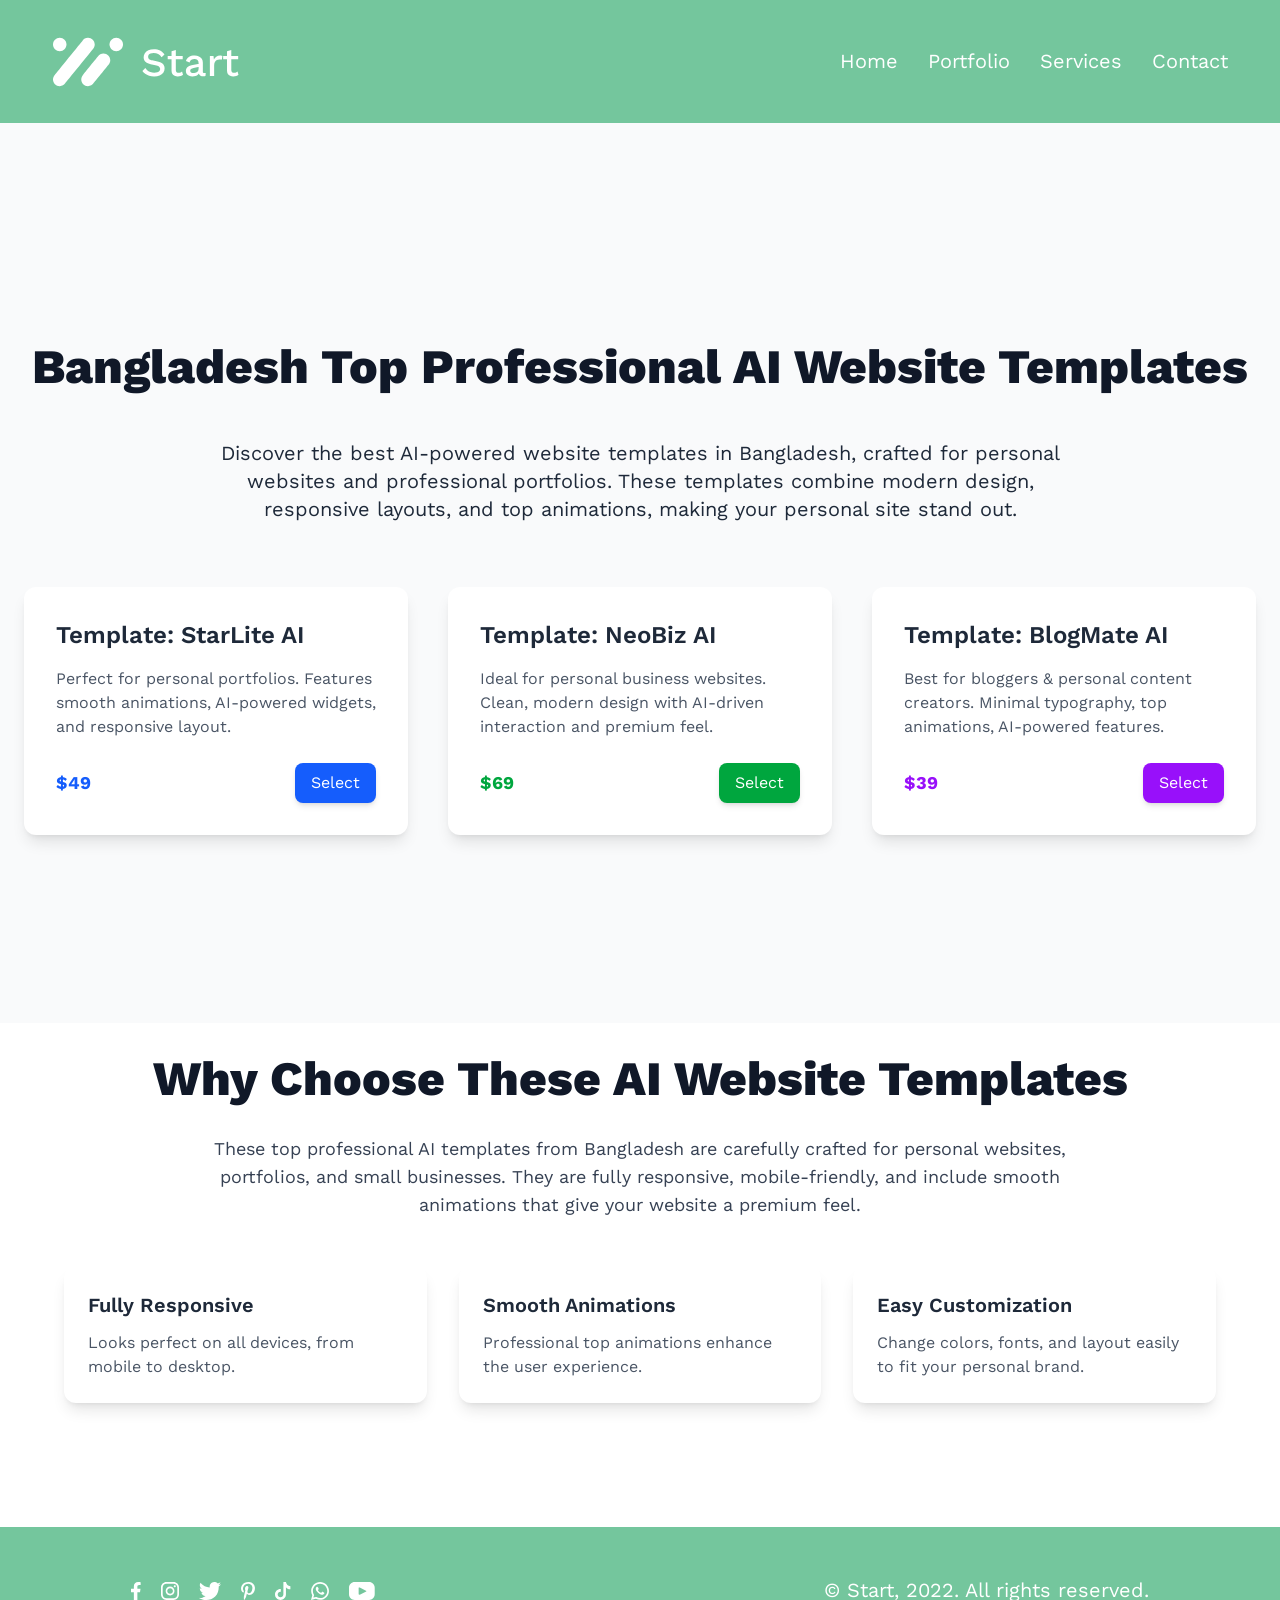
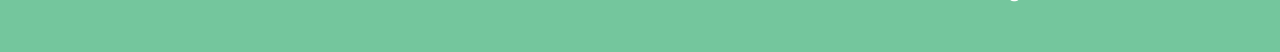
<file: Learnmore.html>
<!DOCTYPE html>
<html lang="en">
<head>
    <meta charset="UTF-8">
    <meta name="viewport" content="width=device-width, initial-scale=1.0">
    <title>Start</title>
    <link rel="stylesheet" href="output.css">


     <link rel="preconnect" href="https://fonts.googleapis.com" />
    <link rel="preconnect" href="https://fonts.gstatic.com" crossorigin />
    <link
        href="https://fonts.googleapis.com/css2?family=Crimson+Text:ital,wght@0,400;0,600;0,700;1,400;1,600;1,700&family=Work+Sans:ital,wght@0,100..900;1,100..900&display=swap"
        rel="stylesheet" />

</head>
<body class="work-sans-normal">
    
<header class="bg-[#74C69D]">
        <div class=" mx-[20px] max-w-[1175px] xl:mx-auto">
            <nav class="flex items-center justify-between min-h-[70px] md:min-h-[123px]">
                <div class="lg:hidden"><a href="sercices.html"><svg width="129" height="38" viewBox="0 0 129 38" fill="none"
                            xmlns="http://www.w3.org/2000/svg">
                            <path
                                d="M25.5676 10.8649C26.3494 10.0811 26.8332 8.99963 26.8332 7.80473C26.8332 5.41172 24.8931 3.47162 22.5 3.47162C20.9872 3.47162 19.657 4.2483 18.882 5.42328C18.6761 5.6295 1.42681 26.8897 1.26556 27.1341C0.483742 27.9179 0 28.9997 0 30.194C0 32.5873 1.9401 34.5274 4.33311 34.5274C5.846 34.5274 7.17613 33.751 7.95121 32.5757C8.15711 32.3695 25.4064 11.109 25.5676 10.8649Z"
                                fill="white" />
                            <path
                                d="M35.5484 20.9538C36.3325 20.1694 36.8172 19.0866 36.8172 17.8901C36.8172 15.4971 34.8771 13.557 32.4841 13.557C30.9705 13.557 29.6398 14.3344 28.8647 15.5103C28.6572 15.7181 19.5975 26.8856 19.4353 27.1317C18.6512 27.916 18.1665 28.9988 18.1665 30.195C18.1665 32.5884 20.1066 34.5285 22.4996 34.5285C24.0132 34.5285 25.3439 33.7511 26.1187 32.5752C26.3262 32.3677 35.3862 21.1999 35.5484 20.9538Z"
                                fill="white" />
                            <path
                                d="M44.9997 7.80473C44.9997 10.1981 43.0596 12.1378 40.6666 12.1378C38.2733 12.1378 36.3335 10.1981 36.3335 7.80473C36.3335 5.41172 38.2733 3.47162 40.6666 3.47162C43.0596 3.47162 44.9997 5.41172 44.9997 7.80473Z"
                                fill="white" />
                            <path
                                d="M8.66622 7.80473C8.66622 10.1981 6.72612 12.1378 4.33311 12.1378C1.9401 12.1378 0 10.1981 0 7.80473C0 5.41172 1.9401 3.47162 4.33311 3.47162C6.72612 3.47162 8.66622 5.41172 8.66622 7.80473Z"
                                fill="white" />
                            <path
                                d="M64.69 8.9C66.47 8.9 68.01 9.24 69.31 9.92C70.61 10.58 71.71 11.56 72.61 12.86L70.45 14.93C69.69 13.77 68.83 12.94 67.87 12.44C66.93 11.92 65.81 11.66 64.51 11.66C63.55 11.66 62.76 11.79 62.14 12.05C61.52 12.31 61.06 12.66 60.76 13.1C60.48 13.52 60.34 14 60.34 14.54C60.34 15.16 60.55 15.7 60.97 16.16C61.41 16.62 62.22 16.98 63.4 17.24L67.42 18.14C69.34 18.56 70.7 19.2 71.5 20.06C72.3 20.92 72.7 22.01 72.7 23.33C72.7 24.55 72.37 25.61 71.71 26.51C71.05 27.41 70.13 28.1 68.95 28.58C67.79 29.06 66.42 29.3 64.84 29.3C63.44 29.3 62.18 29.12 61.06 28.76C59.94 28.4 58.96 27.91 58.12 27.29C57.28 26.67 56.59 25.96 56.05 25.16L58.27 22.94C58.69 23.64 59.22 24.27 59.86 24.83C60.5 25.37 61.24 25.79 62.08 26.09C62.94 26.39 63.89 26.54 64.93 26.54C65.85 26.54 66.64 26.43 67.3 26.21C67.98 25.99 68.49 25.67 68.83 25.25C69.19 24.81 69.37 24.29 69.37 23.69C69.37 23.11 69.17 22.6 68.77 22.16C68.39 21.72 67.67 21.38 66.61 21.14L62.26 20.15C61.06 19.89 60.07 19.52 59.29 19.04C58.51 18.56 57.93 17.98 57.55 17.3C57.17 16.6 56.98 15.82 56.98 14.96C56.98 13.84 57.28 12.83 57.88 11.93C58.5 11.01 59.39 10.28 60.55 9.74C61.71 9.18 63.09 8.9 64.69 8.9ZM81.118 9.59V24.5C81.118 25.24 81.308 25.78 81.688 26.12C82.088 26.46 82.618 26.63 83.278 26.63C83.818 26.63 84.288 26.55 84.688 26.39C85.088 26.21 85.458 25.97 85.798 25.67L86.518 28.01C86.058 28.41 85.488 28.73 84.808 28.97C84.148 29.19 83.408 29.3 82.588 29.3C81.728 29.3 80.938 29.16 80.218 28.88C79.498 28.6 78.938 28.15 78.538 27.53C78.138 26.89 77.928 26.06 77.908 25.04V10.49L81.118 9.59ZM86.278 14V16.52H75.028V14H86.278ZM98.2108 19.37C98.2108 18.37 97.9308 17.6 97.3708 17.06C96.8308 16.5 96.0808 16.22 95.1208 16.22C94.2208 16.22 93.4508 16.43 92.8108 16.85C92.1708 17.27 91.7008 17.95 91.4008 18.89L88.7008 17.75C89.0808 16.53 89.8208 15.55 90.9208 14.81C92.0408 14.07 93.4808 13.7 95.2408 13.7C96.4408 13.7 97.5008 13.9 98.4208 14.3C99.3408 14.68 100.061 15.26 100.581 16.04C101.121 16.82 101.391 17.82 101.391 19.04V25.73C101.391 26.47 101.761 26.84 102.501 26.84C102.861 26.84 103.211 26.79 103.551 26.69L103.371 28.91C102.911 29.13 102.331 29.24 101.631 29.24C100.991 29.24 100.411 29.13 99.8908 28.91C99.3908 28.67 98.9908 28.32 98.6908 27.86C98.4108 27.38 98.2708 26.79 98.2708 26.09V25.88L98.9308 25.85C98.7508 26.63 98.3808 27.28 97.8208 27.8C97.2608 28.3 96.6108 28.68 95.8708 28.94C95.1308 29.18 94.3808 29.3 93.6208 29.3C92.6808 29.3 91.8308 29.15 91.0708 28.85C90.3308 28.55 89.7408 28.1 89.3008 27.5C88.8808 26.88 88.6708 26.12 88.6708 25.22C88.6708 24.1 89.0308 23.18 89.7508 22.46C90.4908 21.74 91.5308 21.25 92.8708 20.99L98.6908 19.85L98.6608 22.1L94.4308 22.97C93.5908 23.13 92.9608 23.36 92.5408 23.66C92.1208 23.96 91.9108 24.4 91.9108 24.98C91.9108 25.54 92.1208 25.99 92.5408 26.33C92.9808 26.65 93.5608 26.81 94.2808 26.81C94.7808 26.81 95.2608 26.75 95.7208 26.63C96.2008 26.51 96.6308 26.32 97.0108 26.06C97.3908 25.78 97.6808 25.43 97.8808 25.01C98.1008 24.57 98.2108 24.05 98.2108 23.45V19.37ZM106.65 29V14H109.38L109.68 16.7C110.08 15.72 110.67 14.98 111.45 14.48C112.25 13.96 113.23 13.7 114.39 13.7C114.69 13.7 114.99 13.73 115.29 13.79C115.59 13.83 115.84 13.9 116.04 14L115.59 16.82C115.37 16.74 115.12 16.68 114.84 16.64C114.58 16.58 114.22 16.55 113.76 16.55C113.14 16.55 112.53 16.72 111.93 17.06C111.33 17.38 110.83 17.87 110.43 18.53C110.05 19.19 109.86 20.03 109.86 21.05V29H106.65ZM122.72 9.59V24.5C122.72 25.24 122.91 25.78 123.29 26.12C123.69 26.46 124.22 26.63 124.88 26.63C125.42 26.63 125.89 26.55 126.29 26.39C126.69 26.21 127.06 25.97 127.4 25.67L128.12 28.01C127.66 28.41 127.09 28.73 126.41 28.97C125.75 29.19 125.01 29.3 124.19 29.3C123.33 29.3 122.54 29.16 121.82 28.88C121.1 28.6 120.54 28.15 120.14 27.53C119.74 26.89 119.53 26.06 119.51 25.04V10.49L122.72 9.59ZM127.88 14V16.52H116.63V14H127.88Z"
                                fill="white" />
                        </svg>
                    </a>
                </div>

                <div class="hidden lg:inline-block">
                    <a href="sercices.html">
                        <svg width="187" height="50" viewBox="0 0 187 50" fill="none"
                            xmlns="http://www.w3.org/2000/svg">
                            <path
                                d="M39.7719 12.3454C40.9881 11.1262 41.7406 9.44383 41.7406 7.5851C41.7406 3.86264 38.7226 0.844696 35.0001 0.844696C32.6467 0.844696 30.5777 2.05287 29.372 3.88062C29.0517 4.2014 2.21949 37.2729 1.96866 37.6531C0.752489 38.8723 0 40.5551 0 42.4129C0 46.1358 3.01794 49.1538 6.7404 49.1538C9.0938 49.1538 11.1629 47.9461 12.3686 46.1178C12.6889 45.7971 39.5211 12.7251 39.7719 12.3454Z"
                                fill="white" />
                            <path
                                d="M55.2974 28.0393C56.5171 26.8192 57.271 25.1348 57.271 23.2736C57.271 19.5511 54.2531 16.5332 50.5306 16.5332C48.1762 16.5332 46.1061 17.7423 44.9005 19.5716C44.5777 19.8949 30.4848 37.2665 30.2325 37.6493C29.0128 38.8695 28.2588 40.5538 28.2588 42.4145C28.2588 46.1375 31.2767 49.1555 34.9992 49.1555C37.3536 49.1555 39.4237 47.9463 40.6289 46.117C40.9517 45.7942 55.0451 28.4221 55.2974 28.0393Z"
                                fill="white" />
                            <path
                                d="M70.0002 7.5851C70.0002 11.3081 66.9822 14.3255 63.2598 14.3255C59.5368 14.3255 56.5193 11.3081 56.5193 7.5851C56.5193 3.86264 59.5368 0.844696 63.2598 0.844696C66.9822 0.844696 70.0002 3.86264 70.0002 7.5851Z"
                                fill="white" />
                            <path
                                d="M13.4808 7.5851C13.4808 11.3081 10.4629 14.3255 6.7404 14.3255C3.01794 14.3255 0 11.3081 0 7.5851C0 3.86264 3.01794 0.844696 6.7404 0.844696C10.4629 0.844696 13.4808 3.86264 13.4808 7.5851Z"
                                fill="white" />
                            <path
                                d="M100.92 12.2C103.293 12.2 105.347 12.6533 107.08 13.56C108.813 14.44 110.28 15.7467 111.48 17.48L108.6 20.24C107.587 18.6933 106.44 17.5867 105.16 16.92C103.907 16.2267 102.413 15.88 100.68 15.88C99.4001 15.88 98.3468 16.0533 97.5201 16.4C96.6935 16.7467 96.0801 17.2133 95.6801 17.8C95.3068 18.36 95.1201 19 95.1201 19.72C95.1201 20.5467 95.4001 21.2667 95.9601 21.88C96.5468 22.4933 97.6268 22.9733 99.2001 23.32L104.56 24.52C107.12 25.08 108.933 25.9333 110 27.08C111.067 28.2267 111.6 29.68 111.6 31.44C111.6 33.0667 111.16 34.48 110.28 35.68C109.4 36.88 108.173 37.8 106.6 38.44C105.053 39.08 103.227 39.4 101.12 39.4C99.2535 39.4 97.5735 39.16 96.0801 38.68C94.5868 38.2 93.2801 37.5467 92.1601 36.72C91.0401 35.8933 90.1201 34.9467 89.4001 33.88L92.3601 30.92C92.9201 31.8533 93.6268 32.6933 94.4801 33.44C95.3335 34.16 96.3201 34.72 97.4401 35.12C98.5868 35.52 99.8535 35.72 101.24 35.72C102.467 35.72 103.52 35.5733 104.4 35.28C105.307 34.9867 105.987 34.56 106.44 34C106.92 33.4133 107.16 32.72 107.16 31.92C107.16 31.1467 106.893 30.4667 106.36 29.88C105.853 29.2933 104.893 28.84 103.48 28.52L97.6801 27.2C96.0801 26.8533 94.7601 26.36 93.7201 25.72C92.6801 25.08 91.9068 24.3067 91.4001 23.4C90.8935 22.4667 90.6401 21.4267 90.6401 20.28C90.6401 18.7867 91.0401 17.44 91.8401 16.24C92.6668 15.0133 93.8535 14.04 95.4001 13.32C96.9468 12.5733 98.7868 12.2 100.92 12.2ZM122.824 13.12V33C122.824 33.9867 123.078 34.7067 123.584 35.16C124.118 35.6133 124.824 35.84 125.704 35.84C126.424 35.84 127.051 35.7333 127.584 35.52C128.118 35.28 128.611 34.96 129.064 34.56L130.024 37.68C129.411 38.2133 128.651 38.64 127.744 38.96C126.864 39.2533 125.878 39.4 124.784 39.4C123.638 39.4 122.584 39.2133 121.624 38.84C120.664 38.4667 119.918 37.8667 119.384 37.04C118.851 36.1867 118.571 35.08 118.544 33.72V14.32L122.824 13.12ZM129.704 19V22.36H114.704V19H129.704ZM145.614 26.16C145.614 24.8267 145.241 23.8 144.494 23.08C143.774 22.3333 142.774 21.96 141.494 21.96C140.294 21.96 139.268 22.24 138.414 22.8C137.561 23.36 136.934 24.2667 136.534 25.52L132.934 24C133.441 22.3733 134.428 21.0667 135.894 20.08C137.388 19.0933 139.308 18.6 141.654 18.6C143.254 18.6 144.668 18.8667 145.894 19.4C147.121 19.9067 148.081 20.68 148.774 21.72C149.494 22.76 149.854 24.0933 149.854 25.72V34.64C149.854 35.6267 150.348 36.12 151.334 36.12C151.814 36.12 152.281 36.0533 152.734 35.92L152.494 38.88C151.881 39.1733 151.108 39.32 150.174 39.32C149.321 39.32 148.548 39.1733 147.854 38.88C147.188 38.56 146.654 38.0933 146.254 37.48C145.881 36.84 145.694 36.0533 145.694 35.12V34.84L146.574 34.8C146.334 35.84 145.841 36.7067 145.094 37.4C144.348 38.0667 143.481 38.5733 142.494 38.92C141.508 39.24 140.508 39.4 139.494 39.4C138.241 39.4 137.108 39.2 136.094 38.8C135.108 38.4 134.321 37.8 133.734 37C133.174 36.1733 132.894 35.16 132.894 33.96C132.894 32.4667 133.374 31.24 134.334 30.28C135.321 29.32 136.708 28.6667 138.494 28.32L146.254 26.8L146.214 29.8L140.574 30.96C139.454 31.1733 138.614 31.48 138.054 31.88C137.494 32.28 137.214 32.8667 137.214 33.64C137.214 34.3867 137.494 34.9867 138.054 35.44C138.641 35.8667 139.414 36.08 140.374 36.08C141.041 36.08 141.681 36 142.294 35.84C142.934 35.68 143.508 35.4267 144.014 35.08C144.521 34.7067 144.908 34.24 145.174 33.68C145.468 33.0933 145.614 32.4 145.614 31.6V26.16ZM156.867 39V19H160.507L160.907 22.6C161.44 21.2933 162.227 20.3067 163.267 19.64C164.334 18.9467 165.64 18.6 167.187 18.6C167.587 18.6 167.987 18.64 168.387 18.72C168.787 18.7733 169.12 18.8667 169.387 19L168.787 22.76C168.494 22.6533 168.16 22.5733 167.787 22.52C167.44 22.44 166.96 22.4 166.347 22.4C165.52 22.4 164.707 22.6267 163.907 23.08C163.107 23.5067 162.44 24.16 161.907 25.04C161.4 25.92 161.147 27.04 161.147 28.4V39H156.867ZM178.293 13.12V33C178.293 33.9867 178.546 34.7067 179.053 35.16C179.586 35.6133 180.293 35.84 181.173 35.84C181.893 35.84 182.52 35.7333 183.053 35.52C183.586 35.28 184.08 34.96 184.533 34.56L185.493 37.68C184.88 38.2133 184.12 38.64 183.213 38.96C182.333 39.2533 181.346 39.4 180.253 39.4C179.106 39.4 178.053 39.2133 177.093 38.84C176.133 38.4667 175.386 37.8667 174.853 37.04C174.32 36.1867 174.04 35.08 174.013 33.72V14.32L178.293 13.12ZM185.173 19V22.36H170.173V19H185.173Z"
                                fill="white" />
                        </svg>
                    </a>
                </div>
                <div class="md:hidden"><svg width="35" height="35" viewBox="0 0 35 35" fill="none"
                        xmlns="http://www.w3.org/2000/svg">
                        <path fill-rule="evenodd" clip-rule="evenodd"
                            d="M5.46875 26.25C5.46875 25.9599 5.58398 25.6817 5.7891 25.4766C5.99422 25.2715 6.27242 25.1562 6.5625 25.1562H28.4375C28.7276 25.1562 29.0058 25.2715 29.2109 25.4766C29.416 25.6817 29.5312 25.9599 29.5312 26.25C29.5312 26.5401 29.416 26.8183 29.2109 27.0234C29.0058 27.2285 28.7276 27.3438 28.4375 27.3438H6.5625C6.27242 27.3438 5.99422 27.2285 5.7891 27.0234C5.58398 26.8183 5.46875 26.5401 5.46875 26.25ZM5.46875 17.5C5.46875 17.2099 5.58398 16.9317 5.7891 16.7266C5.99422 16.5215 6.27242 16.4062 6.5625 16.4062H28.4375C28.7276 16.4062 29.0058 16.5215 29.2109 16.7266C29.416 16.9317 29.5312 17.2099 29.5312 17.5C29.5312 17.7901 29.416 18.0683 29.2109 18.2734C29.0058 18.4785 28.7276 18.5938 28.4375 18.5938H6.5625C6.27242 18.5938 5.99422 18.4785 5.7891 18.2734C5.58398 18.0683 5.46875 17.7901 5.46875 17.5ZM5.46875 8.75C5.46875 8.45992 5.58398 8.18172 5.7891 7.9766C5.99422 7.77148 6.27242 7.65625 6.5625 7.65625H28.4375C28.7276 7.65625 29.0058 7.77148 29.2109 7.9766C29.416 8.18172 29.5312 8.45992 29.5312 8.75C29.5312 9.04008 29.416 9.31828 29.2109 9.5234C29.0058 9.72852 28.7276 9.84375 28.4375 9.84375H6.5625C6.27242 9.84375 5.99422 9.72852 5.7891 9.5234C5.58398 9.31828 5.46875 9.04008 5.46875 8.75Z"
                            fill="white" />
                    </svg>
                </div>
                <ul
                    class="flex items-center gap-[30px] text-white text-[20px]/[25.0px] hidden md:flex work-sans-normal">
                    <li><a class="hover:text-black/75 duration-300 hover:font-semibold" href="index.html">Home</a>
                    </li>
                    <li><a class="hover:text-black/75 duration-300 hover:font-semibold"
                            href="protfolio.html">Portfolio</a></li>
                    <li><a class="hover:text-black/75 duration-300 hover:font-semibold" href="#">Services</a></li>
                    <li><a class="hover:text-black/75 duration-300 hover:font-semibold" href="#">Contact</a></li>
                </ul>
            </nav>
        </div>
    </header>

<section class="min-h-screen bg-gray-50 px-6 pt-55 flex flex-col items-center">
  <!-- Heading -->
  <h2 class="text-4xl sm:text-5xl font-extrabold animate-bounce duration-1000 text-gray-900 mb-12 text-center animate-fade-up">
    Bangladesh Top Professional AI Website Templates
  </h2>

  <!-- Intro Article -->
  <p class="max-w-4xl text-gray-800 text-xl mb-16 text-center animate-fade-up delay-100">
    Discover the best AI-powered website templates in Bangladesh, crafted for personal websites and professional portfolios.
    These templates combine modern design, responsive layouts, and top animations, making your personal site stand out.
  </p>

  <!-- Template List -->
  <div class="grid grid-cols-1 md:grid-cols-2 lg:grid-cols-3 gap-10 w-full max-w-7xl">
    
    <!-- Template Card 1 -->
    <div class="bg-white rounded-xl shadow-lg p-8 flex flex-col justify-between hover:scale-105 transition-all duration-300 animate-fade-up">
      <h3 class="text-2xl font-semibold text-gray-800 mb-4">Template: StarLite AI</h3>
      <p class="text-gray-600 mb-6">
        Perfect for personal portfolios. Features smooth animations, AI-powered widgets, and responsive layout.
      </p>
      <div class="flex justify-between items-center">
        <span class="text-lg font-bold text-blue-600">$49</span>
        <button class="px-4 py-2 bg-blue-600 text-white rounded-lg shadow-md hover:bg-blue-700 transition duration-300">
          Select
        </button>
      </div>
    </div>

    <!-- Template Card 2 -->
    <div class="bg-white rounded-xl shadow-lg p-8 flex flex-col justify-between hover:scale-105 transition-all duration-300 animate-fade-up delay-100">
      <h3 class="text-2xl font-semibold text-gray-800 mb-4">Template: NeoBiz AI</h3>
      <p class="text-gray-600 mb-6">
        Ideal for personal business websites. Clean, modern design with AI-driven interaction and premium feel.
      </p>
      <div class="flex justify-between items-center">
        <span class="text-lg font-bold text-green-600">$69</span>
        <button class="px-4 py-2 bg-green-600 text-white rounded-lg shadow-md hover:bg-green-700 transition duration-300">
          Select
        </button>
      </div>
    </div>

    <!-- Template Card 3 -->
    <div class="bg-white rounded-xl shadow-lg p-8 flex flex-col justify-between hover:scale-105 transition-all duration-300 animate-fade-up delay-200">
      <h3 class="text-2xl font-semibold text-gray-800 mb-4">Template: BlogMate AI</h3>
      <p class="text-gray-600 mb-6">
        Best for bloggers & personal content creators. Minimal typography, top animations, AI-powered features.
      </p>
      <div class="flex justify-between items-center">
        <span class="text-lg font-bold text-purple-600">$39</span>
        <button class="px-4 py-2 bg-purple-600 text-white rounded-lg shadow-md hover:bg-purple-700 transition duration-300">
          Select
        </button>
      </div>
    </div>
    
  </div>
</section>

<!-- Article / Last Part Section -->
<section class=" px-6 py-8 flex flex-col items-center">
  <!-- Heading -->
  <h2 class="text-4xl motion-safe:animate-bounce animate-bounce duration-1000 sm:text-5xl font-extrabold text-gray-900 mb-8 text-center animate-fade-up">
    Why Choose These AI Website Templates
  </h2>

  <!-- Article Content -->
  <p class="max-w-4xl text-gray-700 text-lg mb-12 text-center animate-fade-up delay-100">
    These top professional AI templates from Bangladesh are carefully crafted for personal websites, portfolios, and small businesses.
    They are fully responsive, mobile-friendly, and include smooth animations that give your website a premium feel.
  </p>

  <!-- Features List -->
  <div class="grid grid-cols-1 md:grid-cols-2 lg:grid-cols-3 gap-8 w-full max-w-6xl">
    <div class="bg-white rounded-xl shadow-lg p-6 animate-fade-up hover:scale-105 transition-all duration-300">
      <h3 class="text-xl font-semibold text-gray-800 mb-3">Fully Responsive</h3>
      <p class="text-gray-600">Looks perfect on all devices, from mobile to desktop.</p>
    </div>

    <div class="bg-white rounded-xl shadow-lg p-6 animate-fade-up delay-100 hover:scale-105 transition-all duration-300">
      <h3 class="text-xl font-semibold text-gray-800 mb-3">Smooth Animations</h3>
      <p class="text-gray-600">Professional top animations enhance the user experience.</p>
    </div>

    <div class="bg-white rounded-xl shadow-lg p-6 animate-fade-up delay-200 hover:scale-105 transition-all duration-300">
      <h3 class="text-xl font-semibold text-gray-800 mb-3">Easy Customization</h3>
      <p class="text-gray-600">Change colors, fonts, and layout easily to fit your personal brand.</p>
    </div>
  </div>

  <!-- Call to Action -->
  

</section>



   <footer>
        <!--this is foter section-->
        <div class="w-full min-h-[125px] bg-[#74C69D] flex items-center justify-center mt-[59px] lg:mt-[92px]">
            <div
                class=" flex md:flex-row flex-col justify-center md:justify-between items-center w-full md:px-[20px] lg:px-[131px] md:pt-[51px] md:pb-[49px]">
                <!--this is foter icon part-->
                <div class=" flex items-center justify-center gap-[20px]">
                    <span>
                        <a href="https://www.facebook.com/" target="_blank"><svg width="10" height="18"
                                viewBox="0 0 10 18" fill="none" xmlns="http://www.w3.org/2000/svg">
                                <path
                                    d="M9.00943 10.1251L9.50902 6.86758H6.38326V4.75323C6.38326 3.8619 6.81978 2.99347 8.21986 2.99347H9.64077V0.219781C9.64077 0.219781 8.3516 0 7.1184 0C4.54363 0 2.86171 1.55982 2.86171 4.38439V6.86758H0V10.1251H2.86171V18H6.38326V10.1251H9.00943Z"
                                    fill="white" />
                            </svg>
                        </a>
                    </span>
                    <span>
                        <a href="https://www.instagram.com/" target="_blank"> <svg width="18" height="18"
                                viewBox="0 0 18 18" fill="none" xmlns="http://www.w3.org/2000/svg">
                                <path
                                    d="M13.765 3.21362C13.182 3.21362 12.7094 3.68624 12.7094 4.26874C12.7094 4.85175 13.182 5.32436 13.765 5.32436C14.3475 5.32436 14.8201 4.85175 14.8201 4.26874C14.8201 3.68624 14.3475 3.21362 13.765 3.21362Z"
                                    fill="white" />
                                <path
                                    d="M9.07329 11.8392C7.50741 11.8392 6.23353 10.5654 6.23353 8.99999C6.23353 7.43411 7.50741 6.16025 9.07329 6.16025C10.6387 6.16025 11.9125 7.43411 11.9125 8.99999C11.9125 10.5654 10.6387 11.8392 9.07329 11.8392ZM9.07329 4.56689C6.62883 4.56689 4.6402 6.55553 4.6402 8.99999C4.6402 11.4439 6.62883 13.4326 9.07329 13.4326C11.5172 13.4326 13.5059 11.4439 13.5059 8.99999C13.5059 6.55553 11.5172 4.56689 9.07329 4.56689Z"
                                    fill="white" />
                                <path
                                    d="M5.40632 1.69357C3.35866 1.69357 1.69307 3.35917 1.69307 5.40682V12.5932C1.69307 14.6408 3.35866 16.3064 5.40632 16.3064H12.5927C14.6403 16.3064 16.3064 14.6408 16.3064 12.5932V5.40682C16.3064 3.35917 14.6403 1.69357 12.5927 1.69357H5.40632ZM12.5927 18H5.40632C2.42463 18 0 15.5744 0 12.5932V5.40682C0 2.42513 2.42463 0 5.40632 0H12.5927C15.5738 0 17.9995 2.42513 17.9995 5.40682V12.5932C17.9995 15.5744 15.5738 18 12.5927 18Z"
                                    fill="white" />
                            </svg>
                        </a>
                    </span>
                    <span>
                        <a href="https://twitter.com/" target="_blank"> <svg width="22" height="18" viewBox="0 0 22 18"
                                fill="none" xmlns="http://www.w3.org/2000/svg">
                                <path
                                    d="M21.78 2.15762C21.085 2.47202 20.3173 2.66229 19.5679 2.78795C19.9236 2.72842 20.446 2.08436 20.6556 1.82389C20.9751 1.42707 21.2402 0.974281 21.3892 0.485381C21.4086 0.447225 21.4233 0.399404 21.3847 0.370406C21.3369 0.351583 21.3058 0.361255 21.2677 0.380079C20.4308 0.82828 19.5659 1.15336 18.6451 1.38382C18.5688 1.40265 18.5118 1.38382 18.464 1.33549C18.3882 1.24951 18.3159 1.16812 18.235 1.10147C17.8479 0.772318 17.4328 0.51387 16.9647 0.323092C16.3502 0.0727911 15.6786 -0.0335303 15.0167 0.00920395C14.3722 0.0514295 13.7398 0.232542 13.1685 0.531173C12.5957 0.830313 12.0844 1.24697 11.6769 1.7491C11.2561 2.26903 10.9458 2.88207 10.7866 3.53275C10.6339 4.16053 10.6462 4.7812 10.7398 5.4156C10.754 5.52091 10.7443 5.53515 10.6492 5.52091C7.04781 4.9847 4.06251 3.69656 1.63887 0.934605C1.53356 0.814542 1.47659 0.814537 1.39062 0.943757C0.32989 2.53357 0.844211 5.08695 2.16897 6.34202C2.34602 6.5099 2.52715 6.67677 2.72302 6.82939C2.65129 6.84414 1.77013 6.74901 0.984126 6.34202C0.879325 6.27537 0.825918 6.31404 0.81676 6.43308C0.807094 6.60504 0.821832 6.76326 0.845234 6.94946C1.04873 8.56064 2.16492 10.0507 3.69318 10.6327C3.87429 10.7091 4.07525 10.7757 4.27061 10.8093C3.92263 10.8856 3.56397 10.94 2.56531 10.8617C2.44118 10.8383 2.39386 10.9003 2.44117 11.0199C3.19207 13.0645 4.81087 13.6735 6.02422 14.0199C6.18651 14.0484 6.34933 14.0484 6.51213 14.0866C6.50195 14.1013 6.49226 14.1013 6.4826 14.1156C6.08069 14.7286 4.68574 15.185 4.03608 15.4119C2.85478 15.825 1.56818 16.0107 0.319725 15.8875C0.120298 15.858 0.0780758 15.8606 0.0241492 15.8875C-0.0307949 15.9216 0.0165178 15.9694 0.081128 16.0213C0.334481 16.1887 0.592399 16.3368 0.855419 16.4802C1.64804 16.9004 2.47474 17.2352 3.3396 17.4738C7.80381 18.7065 12.8322 17.8004 16.1843 14.4702C18.8165 11.8547 19.7394 8.24776 19.7394 4.63671C19.7394 4.49528 19.9063 4.41744 20.005 4.34266C20.6902 3.82832 21.2427 3.21224 21.7535 2.52493C21.8685 2.37027 21.8695 2.23291 21.8695 2.17644C21.8695 2.16677 21.8695 2.15762 21.8695 2.15762C21.8695 2.09962 21.8685 2.11743 21.78 2.15762Z"
                                    fill="white" />
                            </svg>
                        </a>
                    </span>
                    <span>
                        <a href="https://www.pinterest.com/" target="_blank"> <svg width="14" height="18"
                                viewBox="0 0 14 18" fill="none" xmlns="http://www.w3.org/2000/svg">
                                <path fill-rule="evenodd" clip-rule="evenodd"
                                    d="M5.8286 11.7417C5.81334 11.7936 5.79959 11.8368 5.78789 11.8806C5.12653 14.4706 5.05327 15.046 4.3741 16.2497C4.04952 16.821 3.68476 17.3628 3.28082 17.8817C3.23503 17.9402 3.19281 18.0155 3.10175 17.9972C3.00203 17.9758 2.99439 17.8863 2.98319 17.8064C2.87432 17.0194 2.81482 16.2298 2.84076 15.4357C2.87485 14.4004 3.00303 14.0453 4.33746 8.43284C4.3573 8.34737 4.33543 8.27666 4.30694 8.19882C3.98745 7.33752 3.92437 6.46299 4.20316 5.57676C4.80704 3.66236 6.97732 3.51584 7.35685 5.09549C7.59036 6.07227 6.97226 7.35023 6.4976 9.2397C6.10434 10.799 7.93936 11.907 9.50832 10.769C10.9542 9.71996 11.5158 7.20423 11.409 5.42159C11.1989 1.86752 7.30192 1.09932 4.82841 2.24399C1.99421 3.55451 1.34962 7.06839 2.62962 8.67398C2.7914 8.87849 2.91657 9.00314 2.86315 9.21071C2.78073 9.53172 2.70798 9.85579 2.61946 10.1758C2.55332 10.4134 2.35387 10.5004 2.11323 10.4022C1.64163 10.2114 1.24839 9.91125 0.929407 9.51544C-0.157267 8.16982 -0.468126 5.50706 0.968563 3.25384C2.56093 0.756423 5.52285 -0.253431 8.22631 0.0533407C11.4558 0.420144 13.4969 2.62707 13.8795 5.13008C14.0534 6.27069 13.9283 9.0825 12.3278 11.0702C10.4856 13.3539 7.50032 13.505 6.12315 12.1034C6.01733 11.9961 5.93238 11.8699 5.8286 11.7417Z"
                                    fill="white" />
                            </svg>
                        </a>
                    </span>
                    <span>
                        <a href="https://www.tiktok.com/" target="_blank"><svg width="16" height="18"
                                viewBox="0 0 16 18" fill="none" xmlns="http://www.w3.org/2000/svg">
                                <path
                                    d="M15.4008 7.28289C15.2536 7.29686 15.106 7.30434 14.9578 7.30534C13.3368 7.30534 11.8254 6.48832 10.9376 5.1321V12.5312C10.9376 15.5519 8.48848 18 5.46878 18C2.44808 18 0 15.5519 0 12.5312C0 9.51101 2.44808 7.06293 5.46878 7.06293C5.5825 7.06293 5.69423 7.07291 5.80646 7.07989V9.77487C5.69423 9.7614 5.584 9.74095 5.46878 9.74095C3.927 9.74095 2.67752 10.9909 2.67752 12.5317C2.67752 14.0735 3.927 15.323 5.46878 15.323C7.01055 15.323 8.37177 14.1084 8.37177 12.5666L8.3992 0H10.9775C11.2204 2.31191 13.0844 4.11805 15.4033 4.28764V7.28289"
                                    fill="white" />
                            </svg>
                        </a>
                    </span>
                    <span>
                        <a href="https://www.whatsapp.com/" target="_blank"> <svg width="18" height="18"
                                viewBox="0 0 18 18" fill="none" xmlns="http://www.w3.org/2000/svg">
                                <path
                                    d="M5.08036 14.8997L5.3851 15.0813C6.50384 15.7478 7.77673 16.1003 9.06539 16.1003C13.0412 16.1003 16.2754 12.8662 16.2754 8.89036C16.2754 4.91501 13.0412 1.6804 9.06539 1.6804C5.09054 1.6804 1.85542 4.91501 1.85542 8.89036C1.85542 10.2029 2.22018 11.4957 2.91055 12.6286L3.09726 12.9354L2.37687 15.6241L5.08036 14.8997ZM0 18L1.29019 13.1857C0.559628 11.867 0.175534 10.3902 0.175534 8.89036C0.175534 3.98858 4.1631 0 9.06539 0C13.9677 0 17.9563 3.98858 17.9563 8.89036C17.9563 13.7927 13.9677 17.7812 9.06539 17.7812C7.59409 17.7812 6.14058 17.4093 4.83972 16.7042L0 18Z"
                                    fill="white" />
                                <path fill-rule="evenodd" clip-rule="evenodd"
                                    d="M12.3725 10.1271C12.0062 9.90788 11.5305 9.66368 11.0991 9.8397C10.7689 9.97554 10.5578 10.4934 10.3431 10.7575C10.2332 10.8933 10.102 10.9142 9.93305 10.8465C8.69171 10.3515 7.74036 9.52275 7.05508 8.38112C6.93908 8.20357 6.95992 8.06367 7.09982 7.89934C7.30688 7.65565 7.56686 7.37889 7.62282 7.05024C7.67878 6.7221 7.52465 6.3385 7.38882 6.04546C7.21533 5.67204 7.0215 5.13939 6.64706 4.92775C6.30315 4.73341 5.84985 4.84227 5.54358 5.09156C5.01449 5.52298 4.75908 6.19759 4.76671 6.8671C4.76925 7.05737 4.79265 7.24713 4.83691 7.43028C4.94375 7.87136 5.14726 8.28395 5.37721 8.67518C5.55018 8.97076 5.73842 9.2577 5.94142 9.53344C6.60533 10.4355 7.43155 11.2194 8.38799 11.8055C8.86621 12.098 9.38054 12.355 9.91371 12.531C10.5115 12.7284 11.0442 12.9339 11.6898 12.8113C12.3654 12.6831 13.0324 12.2649 13.3005 11.6137C13.3798 11.4204 13.4195 11.2057 13.3752 11.0022C13.2831 10.5809 12.7133 10.3306 12.3725 10.1271Z"
                                    fill="white" />
                            </svg>
                        </a>
                    </span>
                    <span>
                        <a href="https://www.youtube.com/" target="_blank"><svg width="26" height="18"
                                viewBox="0 0 26 18" fill="none" xmlns="http://www.w3.org/2000/svg">
                                <path
                                    d="M17.229 9.50354L10.7581 12.705C10.5042 12.8416 9.6423 12.6578 9.6423 12.3695V5.79853C9.6423 5.50671 10.5113 5.3229 10.7653 5.46738L16.9593 8.83693C17.2189 8.98498 17.4915 9.36121 17.229 9.50354ZM25.714 5.64262C25.714 2.52627 23.1877 0 20.0714 0H5.64189C2.52555 0 0 2.52627 0 5.64262V12.3574C0 15.4744 2.52555 18 5.64189 18H20.0714C23.1877 18 25.714 15.4744 25.714 12.3574V5.64262Z"
                                    fill="white" />
                            </svg>
                        </a>
                    </span>
                    <!--this is foter icon part-->
                </div>

                <div class="mt-[20px] md:mt-0">
                    <p class="text-[20px]/[25.0px] text-white work-sans-normal">&copy; Start, 2022. All rights
                        reserved.
                    </p>
                </div>
            </div>
        </div>
        <!--this is foter section-->
    </footer>

</body>
</html>
</file>
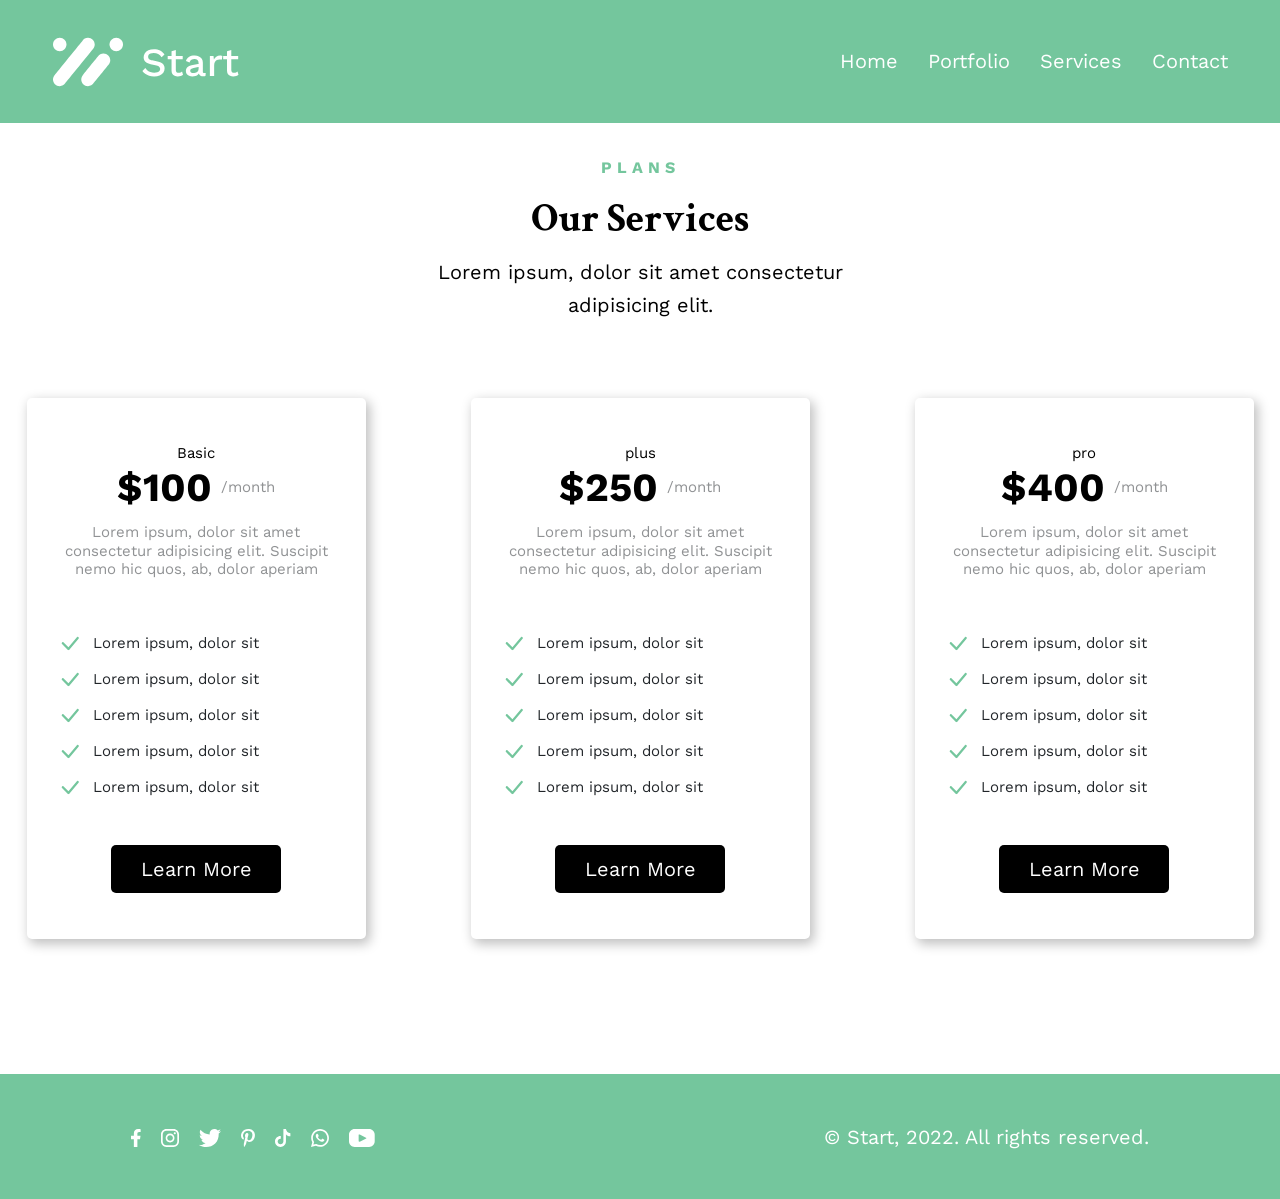
<file: sercices.html>
<!DOCTYPE html>
<html lang="en">

<head>
    <meta charset="UTF-8">
    <meta name="viewport" content="width=device-width, initial-scale=1.0">
    <title>Start</title>
    <link rel="stylesheet" href="output.css">

    <link rel="preconnect" href="https://fonts.googleapis.com" />
    <link rel="preconnect" href="https://fonts.gstatic.com" crossorigin />
    <link
        href="https://fonts.googleapis.com/css2?family=Crimson+Text:ital,wght@0,400;0,600;0,700;1,400;1,600;1,700&family=Work+Sans:ital,wght@0,100..900;1,100..900&display=swap"
        rel="stylesheet" />
</head>

<body>
    <header class="bg-[#74C69D]">
        <div class=" mx-[20px] max-w-[1175px] xl:mx-auto">
            <nav class="flex items-center justify-between min-h-[70px] md:min-h-[123px]">
                <div class="lg:hidden"><a href="sercices.html"><svg width="129" height="38" viewBox="0 0 129 38" fill="none"
                            xmlns="http://www.w3.org/2000/svg">
                            <path
                                d="M25.5676 10.8649C26.3494 10.0811 26.8332 8.99963 26.8332 7.80473C26.8332 5.41172 24.8931 3.47162 22.5 3.47162C20.9872 3.47162 19.657 4.2483 18.882 5.42328C18.6761 5.6295 1.42681 26.8897 1.26556 27.1341C0.483742 27.9179 0 28.9997 0 30.194C0 32.5873 1.9401 34.5274 4.33311 34.5274C5.846 34.5274 7.17613 33.751 7.95121 32.5757C8.15711 32.3695 25.4064 11.109 25.5676 10.8649Z"
                                fill="white" />
                            <path
                                d="M35.5484 20.9538C36.3325 20.1694 36.8172 19.0866 36.8172 17.8901C36.8172 15.4971 34.8771 13.557 32.4841 13.557C30.9705 13.557 29.6398 14.3344 28.8647 15.5103C28.6572 15.7181 19.5975 26.8856 19.4353 27.1317C18.6512 27.916 18.1665 28.9988 18.1665 30.195C18.1665 32.5884 20.1066 34.5285 22.4996 34.5285C24.0132 34.5285 25.3439 33.7511 26.1187 32.5752C26.3262 32.3677 35.3862 21.1999 35.5484 20.9538Z"
                                fill="white" />
                            <path
                                d="M44.9997 7.80473C44.9997 10.1981 43.0596 12.1378 40.6666 12.1378C38.2733 12.1378 36.3335 10.1981 36.3335 7.80473C36.3335 5.41172 38.2733 3.47162 40.6666 3.47162C43.0596 3.47162 44.9997 5.41172 44.9997 7.80473Z"
                                fill="white" />
                            <path
                                d="M8.66622 7.80473C8.66622 10.1981 6.72612 12.1378 4.33311 12.1378C1.9401 12.1378 0 10.1981 0 7.80473C0 5.41172 1.9401 3.47162 4.33311 3.47162C6.72612 3.47162 8.66622 5.41172 8.66622 7.80473Z"
                                fill="white" />
                            <path
                                d="M64.69 8.9C66.47 8.9 68.01 9.24 69.31 9.92C70.61 10.58 71.71 11.56 72.61 12.86L70.45 14.93C69.69 13.77 68.83 12.94 67.87 12.44C66.93 11.92 65.81 11.66 64.51 11.66C63.55 11.66 62.76 11.79 62.14 12.05C61.52 12.31 61.06 12.66 60.76 13.1C60.48 13.52 60.34 14 60.34 14.54C60.34 15.16 60.55 15.7 60.97 16.16C61.41 16.62 62.22 16.98 63.4 17.24L67.42 18.14C69.34 18.56 70.7 19.2 71.5 20.06C72.3 20.92 72.7 22.01 72.7 23.33C72.7 24.55 72.37 25.61 71.71 26.51C71.05 27.41 70.13 28.1 68.95 28.58C67.79 29.06 66.42 29.3 64.84 29.3C63.44 29.3 62.18 29.12 61.06 28.76C59.94 28.4 58.96 27.91 58.12 27.29C57.28 26.67 56.59 25.96 56.05 25.16L58.27 22.94C58.69 23.64 59.22 24.27 59.86 24.83C60.5 25.37 61.24 25.79 62.08 26.09C62.94 26.39 63.89 26.54 64.93 26.54C65.85 26.54 66.64 26.43 67.3 26.21C67.98 25.99 68.49 25.67 68.83 25.25C69.19 24.81 69.37 24.29 69.37 23.69C69.37 23.11 69.17 22.6 68.77 22.16C68.39 21.72 67.67 21.38 66.61 21.14L62.26 20.15C61.06 19.89 60.07 19.52 59.29 19.04C58.51 18.56 57.93 17.98 57.55 17.3C57.17 16.6 56.98 15.82 56.98 14.96C56.98 13.84 57.28 12.83 57.88 11.93C58.5 11.01 59.39 10.28 60.55 9.74C61.71 9.18 63.09 8.9 64.69 8.9ZM81.118 9.59V24.5C81.118 25.24 81.308 25.78 81.688 26.12C82.088 26.46 82.618 26.63 83.278 26.63C83.818 26.63 84.288 26.55 84.688 26.39C85.088 26.21 85.458 25.97 85.798 25.67L86.518 28.01C86.058 28.41 85.488 28.73 84.808 28.97C84.148 29.19 83.408 29.3 82.588 29.3C81.728 29.3 80.938 29.16 80.218 28.88C79.498 28.6 78.938 28.15 78.538 27.53C78.138 26.89 77.928 26.06 77.908 25.04V10.49L81.118 9.59ZM86.278 14V16.52H75.028V14H86.278ZM98.2108 19.37C98.2108 18.37 97.9308 17.6 97.3708 17.06C96.8308 16.5 96.0808 16.22 95.1208 16.22C94.2208 16.22 93.4508 16.43 92.8108 16.85C92.1708 17.27 91.7008 17.95 91.4008 18.89L88.7008 17.75C89.0808 16.53 89.8208 15.55 90.9208 14.81C92.0408 14.07 93.4808 13.7 95.2408 13.7C96.4408 13.7 97.5008 13.9 98.4208 14.3C99.3408 14.68 100.061 15.26 100.581 16.04C101.121 16.82 101.391 17.82 101.391 19.04V25.73C101.391 26.47 101.761 26.84 102.501 26.84C102.861 26.84 103.211 26.79 103.551 26.69L103.371 28.91C102.911 29.13 102.331 29.24 101.631 29.24C100.991 29.24 100.411 29.13 99.8908 28.91C99.3908 28.67 98.9908 28.32 98.6908 27.86C98.4108 27.38 98.2708 26.79 98.2708 26.09V25.88L98.9308 25.85C98.7508 26.63 98.3808 27.28 97.8208 27.8C97.2608 28.3 96.6108 28.68 95.8708 28.94C95.1308 29.18 94.3808 29.3 93.6208 29.3C92.6808 29.3 91.8308 29.15 91.0708 28.85C90.3308 28.55 89.7408 28.1 89.3008 27.5C88.8808 26.88 88.6708 26.12 88.6708 25.22C88.6708 24.1 89.0308 23.18 89.7508 22.46C90.4908 21.74 91.5308 21.25 92.8708 20.99L98.6908 19.85L98.6608 22.1L94.4308 22.97C93.5908 23.13 92.9608 23.36 92.5408 23.66C92.1208 23.96 91.9108 24.4 91.9108 24.98C91.9108 25.54 92.1208 25.99 92.5408 26.33C92.9808 26.65 93.5608 26.81 94.2808 26.81C94.7808 26.81 95.2608 26.75 95.7208 26.63C96.2008 26.51 96.6308 26.32 97.0108 26.06C97.3908 25.78 97.6808 25.43 97.8808 25.01C98.1008 24.57 98.2108 24.05 98.2108 23.45V19.37ZM106.65 29V14H109.38L109.68 16.7C110.08 15.72 110.67 14.98 111.45 14.48C112.25 13.96 113.23 13.7 114.39 13.7C114.69 13.7 114.99 13.73 115.29 13.79C115.59 13.83 115.84 13.9 116.04 14L115.59 16.82C115.37 16.74 115.12 16.68 114.84 16.64C114.58 16.58 114.22 16.55 113.76 16.55C113.14 16.55 112.53 16.72 111.93 17.06C111.33 17.38 110.83 17.87 110.43 18.53C110.05 19.19 109.86 20.03 109.86 21.05V29H106.65ZM122.72 9.59V24.5C122.72 25.24 122.91 25.78 123.29 26.12C123.69 26.46 124.22 26.63 124.88 26.63C125.42 26.63 125.89 26.55 126.29 26.39C126.69 26.21 127.06 25.97 127.4 25.67L128.12 28.01C127.66 28.41 127.09 28.73 126.41 28.97C125.75 29.19 125.01 29.3 124.19 29.3C123.33 29.3 122.54 29.16 121.82 28.88C121.1 28.6 120.54 28.15 120.14 27.53C119.74 26.89 119.53 26.06 119.51 25.04V10.49L122.72 9.59ZM127.88 14V16.52H116.63V14H127.88Z"
                                fill="white" />
                        </svg>
                    </a>
                </div>

                <div class="hidden lg:inline-block">
                    <a href="sercices.html">
                        <svg width="187" height="50" viewBox="0 0 187 50" fill="none"
                            xmlns="http://www.w3.org/2000/svg">
                            <path
                                d="M39.7719 12.3454C40.9881 11.1262 41.7406 9.44383 41.7406 7.5851C41.7406 3.86264 38.7226 0.844696 35.0001 0.844696C32.6467 0.844696 30.5777 2.05287 29.372 3.88062C29.0517 4.2014 2.21949 37.2729 1.96866 37.6531C0.752489 38.8723 0 40.5551 0 42.4129C0 46.1358 3.01794 49.1538 6.7404 49.1538C9.0938 49.1538 11.1629 47.9461 12.3686 46.1178C12.6889 45.7971 39.5211 12.7251 39.7719 12.3454Z"
                                fill="white" />
                            <path
                                d="M55.2974 28.0393C56.5171 26.8192 57.271 25.1348 57.271 23.2736C57.271 19.5511 54.2531 16.5332 50.5306 16.5332C48.1762 16.5332 46.1061 17.7423 44.9005 19.5716C44.5777 19.8949 30.4848 37.2665 30.2325 37.6493C29.0128 38.8695 28.2588 40.5538 28.2588 42.4145C28.2588 46.1375 31.2767 49.1555 34.9992 49.1555C37.3536 49.1555 39.4237 47.9463 40.6289 46.117C40.9517 45.7942 55.0451 28.4221 55.2974 28.0393Z"
                                fill="white" />
                            <path
                                d="M70.0002 7.5851C70.0002 11.3081 66.9822 14.3255 63.2598 14.3255C59.5368 14.3255 56.5193 11.3081 56.5193 7.5851C56.5193 3.86264 59.5368 0.844696 63.2598 0.844696C66.9822 0.844696 70.0002 3.86264 70.0002 7.5851Z"
                                fill="white" />
                            <path
                                d="M13.4808 7.5851C13.4808 11.3081 10.4629 14.3255 6.7404 14.3255C3.01794 14.3255 0 11.3081 0 7.5851C0 3.86264 3.01794 0.844696 6.7404 0.844696C10.4629 0.844696 13.4808 3.86264 13.4808 7.5851Z"
                                fill="white" />
                            <path
                                d="M100.92 12.2C103.293 12.2 105.347 12.6533 107.08 13.56C108.813 14.44 110.28 15.7467 111.48 17.48L108.6 20.24C107.587 18.6933 106.44 17.5867 105.16 16.92C103.907 16.2267 102.413 15.88 100.68 15.88C99.4001 15.88 98.3468 16.0533 97.5201 16.4C96.6935 16.7467 96.0801 17.2133 95.6801 17.8C95.3068 18.36 95.1201 19 95.1201 19.72C95.1201 20.5467 95.4001 21.2667 95.9601 21.88C96.5468 22.4933 97.6268 22.9733 99.2001 23.32L104.56 24.52C107.12 25.08 108.933 25.9333 110 27.08C111.067 28.2267 111.6 29.68 111.6 31.44C111.6 33.0667 111.16 34.48 110.28 35.68C109.4 36.88 108.173 37.8 106.6 38.44C105.053 39.08 103.227 39.4 101.12 39.4C99.2535 39.4 97.5735 39.16 96.0801 38.68C94.5868 38.2 93.2801 37.5467 92.1601 36.72C91.0401 35.8933 90.1201 34.9467 89.4001 33.88L92.3601 30.92C92.9201 31.8533 93.6268 32.6933 94.4801 33.44C95.3335 34.16 96.3201 34.72 97.4401 35.12C98.5868 35.52 99.8535 35.72 101.24 35.72C102.467 35.72 103.52 35.5733 104.4 35.28C105.307 34.9867 105.987 34.56 106.44 34C106.92 33.4133 107.16 32.72 107.16 31.92C107.16 31.1467 106.893 30.4667 106.36 29.88C105.853 29.2933 104.893 28.84 103.48 28.52L97.6801 27.2C96.0801 26.8533 94.7601 26.36 93.7201 25.72C92.6801 25.08 91.9068 24.3067 91.4001 23.4C90.8935 22.4667 90.6401 21.4267 90.6401 20.28C90.6401 18.7867 91.0401 17.44 91.8401 16.24C92.6668 15.0133 93.8535 14.04 95.4001 13.32C96.9468 12.5733 98.7868 12.2 100.92 12.2ZM122.824 13.12V33C122.824 33.9867 123.078 34.7067 123.584 35.16C124.118 35.6133 124.824 35.84 125.704 35.84C126.424 35.84 127.051 35.7333 127.584 35.52C128.118 35.28 128.611 34.96 129.064 34.56L130.024 37.68C129.411 38.2133 128.651 38.64 127.744 38.96C126.864 39.2533 125.878 39.4 124.784 39.4C123.638 39.4 122.584 39.2133 121.624 38.84C120.664 38.4667 119.918 37.8667 119.384 37.04C118.851 36.1867 118.571 35.08 118.544 33.72V14.32L122.824 13.12ZM129.704 19V22.36H114.704V19H129.704ZM145.614 26.16C145.614 24.8267 145.241 23.8 144.494 23.08C143.774 22.3333 142.774 21.96 141.494 21.96C140.294 21.96 139.268 22.24 138.414 22.8C137.561 23.36 136.934 24.2667 136.534 25.52L132.934 24C133.441 22.3733 134.428 21.0667 135.894 20.08C137.388 19.0933 139.308 18.6 141.654 18.6C143.254 18.6 144.668 18.8667 145.894 19.4C147.121 19.9067 148.081 20.68 148.774 21.72C149.494 22.76 149.854 24.0933 149.854 25.72V34.64C149.854 35.6267 150.348 36.12 151.334 36.12C151.814 36.12 152.281 36.0533 152.734 35.92L152.494 38.88C151.881 39.1733 151.108 39.32 150.174 39.32C149.321 39.32 148.548 39.1733 147.854 38.88C147.188 38.56 146.654 38.0933 146.254 37.48C145.881 36.84 145.694 36.0533 145.694 35.12V34.84L146.574 34.8C146.334 35.84 145.841 36.7067 145.094 37.4C144.348 38.0667 143.481 38.5733 142.494 38.92C141.508 39.24 140.508 39.4 139.494 39.4C138.241 39.4 137.108 39.2 136.094 38.8C135.108 38.4 134.321 37.8 133.734 37C133.174 36.1733 132.894 35.16 132.894 33.96C132.894 32.4667 133.374 31.24 134.334 30.28C135.321 29.32 136.708 28.6667 138.494 28.32L146.254 26.8L146.214 29.8L140.574 30.96C139.454 31.1733 138.614 31.48 138.054 31.88C137.494 32.28 137.214 32.8667 137.214 33.64C137.214 34.3867 137.494 34.9867 138.054 35.44C138.641 35.8667 139.414 36.08 140.374 36.08C141.041 36.08 141.681 36 142.294 35.84C142.934 35.68 143.508 35.4267 144.014 35.08C144.521 34.7067 144.908 34.24 145.174 33.68C145.468 33.0933 145.614 32.4 145.614 31.6V26.16ZM156.867 39V19H160.507L160.907 22.6C161.44 21.2933 162.227 20.3067 163.267 19.64C164.334 18.9467 165.64 18.6 167.187 18.6C167.587 18.6 167.987 18.64 168.387 18.72C168.787 18.7733 169.12 18.8667 169.387 19L168.787 22.76C168.494 22.6533 168.16 22.5733 167.787 22.52C167.44 22.44 166.96 22.4 166.347 22.4C165.52 22.4 164.707 22.6267 163.907 23.08C163.107 23.5067 162.44 24.16 161.907 25.04C161.4 25.92 161.147 27.04 161.147 28.4V39H156.867ZM178.293 13.12V33C178.293 33.9867 178.546 34.7067 179.053 35.16C179.586 35.6133 180.293 35.84 181.173 35.84C181.893 35.84 182.52 35.7333 183.053 35.52C183.586 35.28 184.08 34.96 184.533 34.56L185.493 37.68C184.88 38.2133 184.12 38.64 183.213 38.96C182.333 39.2533 181.346 39.4 180.253 39.4C179.106 39.4 178.053 39.2133 177.093 38.84C176.133 38.4667 175.386 37.8667 174.853 37.04C174.32 36.1867 174.04 35.08 174.013 33.72V14.32L178.293 13.12ZM185.173 19V22.36H170.173V19H185.173Z"
                                fill="white" />
                        </svg>
                    </a>
                </div>
                <div class="md:hidden"><svg width="35" height="35" viewBox="0 0 35 35" fill="none"
                        xmlns="http://www.w3.org/2000/svg">
                        <path fill-rule="evenodd" clip-rule="evenodd"
                            d="M5.46875 26.25C5.46875 25.9599 5.58398 25.6817 5.7891 25.4766C5.99422 25.2715 6.27242 25.1562 6.5625 25.1562H28.4375C28.7276 25.1562 29.0058 25.2715 29.2109 25.4766C29.416 25.6817 29.5312 25.9599 29.5312 26.25C29.5312 26.5401 29.416 26.8183 29.2109 27.0234C29.0058 27.2285 28.7276 27.3438 28.4375 27.3438H6.5625C6.27242 27.3438 5.99422 27.2285 5.7891 27.0234C5.58398 26.8183 5.46875 26.5401 5.46875 26.25ZM5.46875 17.5C5.46875 17.2099 5.58398 16.9317 5.7891 16.7266C5.99422 16.5215 6.27242 16.4062 6.5625 16.4062H28.4375C28.7276 16.4062 29.0058 16.5215 29.2109 16.7266C29.416 16.9317 29.5312 17.2099 29.5312 17.5C29.5312 17.7901 29.416 18.0683 29.2109 18.2734C29.0058 18.4785 28.7276 18.5938 28.4375 18.5938H6.5625C6.27242 18.5938 5.99422 18.4785 5.7891 18.2734C5.58398 18.0683 5.46875 17.7901 5.46875 17.5ZM5.46875 8.75C5.46875 8.45992 5.58398 8.18172 5.7891 7.9766C5.99422 7.77148 6.27242 7.65625 6.5625 7.65625H28.4375C28.7276 7.65625 29.0058 7.77148 29.2109 7.9766C29.416 8.18172 29.5312 8.45992 29.5312 8.75C29.5312 9.04008 29.416 9.31828 29.2109 9.5234C29.0058 9.72852 28.7276 9.84375 28.4375 9.84375H6.5625C6.27242 9.84375 5.99422 9.72852 5.7891 9.5234C5.58398 9.31828 5.46875 9.04008 5.46875 8.75Z"
                            fill="white" />
                    </svg>
                </div>
                <ul
                    class="flex items-center gap-[30px] text-white text-[20px]/[25.0px] hidden md:flex work-sans-normal">
                    <li><a class="hover:text-black/75 duration-300 hover:font-semibold" href="index.html">Home</a>
                    </li>
                    <li><a class="hover:text-black/75 duration-300 hover:font-semibold"
                            href="protfolio.html">Portfolio</a></li>
                    <li><a class="hover:text-black/75 duration-300 hover:font-semibold" href="sercices.html">Services</a></li>
                    <li><a class="hover:text-black/75 duration-300 hover:font-semibold" href="contact.html">Contact</a></li>
                </ul>
            </nav>
        </div>
    </header>

    <section>
        <!--this is section part-->
        <div>
            <div class="max-w-[335px] sm:max-w-[411px] mx-auto text-center mt-[21px] md:mt-[35px]">
                <h3 class="text-[16px]/[20.0px] work-sans-bold text-[#74C69D] tracking-[5px]">PLANS</h3>
                <h2 class="text-[24px]/[30.0px] sm:text-[40px]/[50.0px] text-black crimson-text-bold pt-[16px]">
                    Our Services</h2>
                <p class="text-[20px]/[25.0px] text-balck work-sans-normal pt-[16px]">Lorem ipsum, dolor sit amet
                    consectetur
                    <br><span class="relative top-[8px]">adipisicing elit.</span>
                </p>
            </div>
            <!--this is part of texominium-->
            <div
                class="grid grid-cols-1 gap-[50px] xl:gap-[105px] mx-auto md:grid-cols-2 max-w-[1227px] lg:grid-cols-3 mt-[56px] md:mt-[88px]">
                <div class="max-w-[339px] group hover:-translate-y-6 hover:-translate-x-6 duration-700 mx-auto shadow-[3px_4px_12px_1px_rgba(0,0,0,0.25)] rounded-[5px]">
                    <!--box 1-->
                    <div class="max-w-[279px] mt-[46px] mx-[30px] text-center">
                        <p class="text-[15px]/[18.8px] text-balck work-sans-normal">Basic</p>
                        <span class="flex items-center justify-center gap-[9px] group-hover:gap-[40px] duration-500">
                            <p class="text-[40px]/[50.0px] text-black work-sans-bold">$100</p>
                            <p class="text-[15px]/[18.8px] work-sans-normal text-[#212529]/50">/month</p>
                        </span>
                        <p class="text-[15px]/[18.8px] work-sans-normal text-[#212529]/50 pt-[10px]">Lorem
                            ipsum, dolor
                            sit
                            amet consectetur adipisicing elit. Suscipit nemo hic quos, ab,
                            dolor aperiam</p>
                    </div>
                    <div class="mt-[52px] ml-[30px] flex flex-col gap-[11px]">
                        <span  class="flex group-hover:ml-[40px] duration-500 items-center gap-[11px]"> <span><svg width="25" height="25"
                                    viewBox="0 0 25 25" fill="none" xmlns="http://www.w3.org/2000/svg">
                                    <path
                                        d="M19.9002 6.20312C20.0068 6.09432 20.1341 6.00789 20.2745 5.94888C20.415 5.88987 20.5658 5.85948 20.7182 5.85948C20.8705 5.85948 21.0213 5.88987 21.1618 5.94888C21.3022 6.00789 21.4295 6.09432 21.5361 6.20312C21.983 6.65469 21.9892 7.38437 21.5517 7.84375L12.3127 18.7656C12.2078 18.8808 12.0805 18.9734 11.9386 19.0377C11.7967 19.102 11.6431 19.1367 11.4874 19.1396C11.3316 19.1425 11.1769 19.1136 11.0327 19.0547C10.8884 18.9958 10.7578 18.908 10.6486 18.7969L5.02675 13.1C4.80993 12.8789 4.68848 12.5816 4.68848 12.2719C4.68848 11.9622 4.80993 11.6649 5.02675 11.4437C5.13338 11.3349 5.26065 11.2485 5.4011 11.1895C5.54156 11.1305 5.69237 11.1001 5.84471 11.1001C5.99706 11.1001 6.14787 11.1305 6.28833 11.1895C6.42878 11.2485 6.55605 11.3349 6.66268 11.4437L11.4314 16.2766L19.8689 6.2375C19.8786 6.22542 19.8891 6.21395 19.9002 6.20312Z"
                                        fill="#74C69D" />
                                </svg>
                            </span>
                            <p class="text-[15px]/[18.8px] work-sans-normal text-[#212529]">Lorem ipsum, dolor
                                sit </p>
                        </span>
                        <span class="flex items-center gap-[11px]"> <span><svg width="25" height="25"
                                    viewBox="0 0 25 25" fill="none" xmlns="http://www.w3.org/2000/svg">
                                    <path
                                        d="M19.9002 6.20312C20.0068 6.09432 20.1341 6.00789 20.2745 5.94888C20.415 5.88987 20.5658 5.85948 20.7182 5.85948C20.8705 5.85948 21.0213 5.88987 21.1618 5.94888C21.3022 6.00789 21.4295 6.09432 21.5361 6.20312C21.983 6.65469 21.9892 7.38437 21.5517 7.84375L12.3127 18.7656C12.2078 18.8808 12.0805 18.9734 11.9386 19.0377C11.7967 19.102 11.6431 19.1367 11.4874 19.1396C11.3316 19.1425 11.1769 19.1136 11.0327 19.0547C10.8884 18.9958 10.7578 18.908 10.6486 18.7969L5.02675 13.1C4.80993 12.8789 4.68848 12.5816 4.68848 12.2719C4.68848 11.9622 4.80993 11.6649 5.02675 11.4437C5.13338 11.3349 5.26065 11.2485 5.4011 11.1895C5.54156 11.1305 5.69237 11.1001 5.84471 11.1001C5.99706 11.1001 6.14787 11.1305 6.28833 11.1895C6.42878 11.2485 6.55605 11.3349 6.66268 11.4437L11.4314 16.2766L19.8689 6.2375C19.8786 6.22542 19.8891 6.21395 19.9002 6.20312Z"
                                        fill="#74C69D" />
                                </svg>
                            </span>
                            <p class="text-[15px]/[18.8px] work-sans-normal text-[#212529]">Lorem ipsum, dolor
                                sit </p>
                        </span>
                        <span class="flex group-hover:ml-[40px] duration-500 items-center gap-[11px]"> <span><svg width="25" height="25"
                                    viewBox="0 0 25 25" fill="none" xmlns="http://www.w3.org/2000/svg">
                                    <path
                                        d="M19.9002 6.20312C20.0068 6.09432 20.1341 6.00789 20.2745 5.94888C20.415 5.88987 20.5658 5.85948 20.7182 5.85948C20.8705 5.85948 21.0213 5.88987 21.1618 5.94888C21.3022 6.00789 21.4295 6.09432 21.5361 6.20312C21.983 6.65469 21.9892 7.38437 21.5517 7.84375L12.3127 18.7656C12.2078 18.8808 12.0805 18.9734 11.9386 19.0377C11.7967 19.102 11.6431 19.1367 11.4874 19.1396C11.3316 19.1425 11.1769 19.1136 11.0327 19.0547C10.8884 18.9958 10.7578 18.908 10.6486 18.7969L5.02675 13.1C4.80993 12.8789 4.68848 12.5816 4.68848 12.2719C4.68848 11.9622 4.80993 11.6649 5.02675 11.4437C5.13338 11.3349 5.26065 11.2485 5.4011 11.1895C5.54156 11.1305 5.69237 11.1001 5.84471 11.1001C5.99706 11.1001 6.14787 11.1305 6.28833 11.1895C6.42878 11.2485 6.55605 11.3349 6.66268 11.4437L11.4314 16.2766L19.8689 6.2375C19.8786 6.22542 19.8891 6.21395 19.9002 6.20312Z"
                                        fill="#74C69D" />
                                </svg>
                            </span>
                            <p class="text-[15px]/[18.8px] work-sans-normal text-[#212529]">Lorem ipsum, dolor
                                sit </p>
                        </span>
                        <span class="flex items-center gap-[11px]"> <span><svg width="25" height="25"
                                    viewBox="0 0 25 25" fill="none" xmlns="http://www.w3.org/2000/svg">
                                    <path
                                        d="M19.9002 6.20312C20.0068 6.09432 20.1341 6.00789 20.2745 5.94888C20.415 5.88987 20.5658 5.85948 20.7182 5.85948C20.8705 5.85948 21.0213 5.88987 21.1618 5.94888C21.3022 6.00789 21.4295 6.09432 21.5361 6.20312C21.983 6.65469 21.9892 7.38437 21.5517 7.84375L12.3127 18.7656C12.2078 18.8808 12.0805 18.9734 11.9386 19.0377C11.7967 19.102 11.6431 19.1367 11.4874 19.1396C11.3316 19.1425 11.1769 19.1136 11.0327 19.0547C10.8884 18.9958 10.7578 18.908 10.6486 18.7969L5.02675 13.1C4.80993 12.8789 4.68848 12.5816 4.68848 12.2719C4.68848 11.9622 4.80993 11.6649 5.02675 11.4437C5.13338 11.3349 5.26065 11.2485 5.4011 11.1895C5.54156 11.1305 5.69237 11.1001 5.84471 11.1001C5.99706 11.1001 6.14787 11.1305 6.28833 11.1895C6.42878 11.2485 6.55605 11.3349 6.66268 11.4437L11.4314 16.2766L19.8689 6.2375C19.8786 6.22542 19.8891 6.21395 19.9002 6.20312Z"
                                        fill="#74C69D" />
                                </svg>
                            </span>
                            <p class="text-[15px]/[18.8px] work-sans-normal text-[#212529]">Lorem ipsum, dolor
                                sit </p>
                        </span>
                        <span class="flex items-center group-hover:ml-[40px] duration-500 gap-[11px]"> <span><svg width="25" height="25"
                                    viewBox="0 0 25 25" fill="none" xmlns="http://www.w3.org/2000/svg">
                                    <path
                                        d="M19.9002 6.20312C20.0068 6.09432 20.1341 6.00789 20.2745 5.94888C20.415 5.88987 20.5658 5.85948 20.7182 5.85948C20.8705 5.85948 21.0213 5.88987 21.1618 5.94888C21.3022 6.00789 21.4295 6.09432 21.5361 6.20312C21.983 6.65469 21.9892 7.38437 21.5517 7.84375L12.3127 18.7656C12.2078 18.8808 12.0805 18.9734 11.9386 19.0377C11.7967 19.102 11.6431 19.1367 11.4874 19.1396C11.3316 19.1425 11.1769 19.1136 11.0327 19.0547C10.8884 18.9958 10.7578 18.908 10.6486 18.7969L5.02675 13.1C4.80993 12.8789 4.68848 12.5816 4.68848 12.2719C4.68848 11.9622 4.80993 11.6649 5.02675 11.4437C5.13338 11.3349 5.26065 11.2485 5.4011 11.1895C5.54156 11.1305 5.69237 11.1001 5.84471 11.1001C5.99706 11.1001 6.14787 11.1305 6.28833 11.1895C6.42878 11.2485 6.55605 11.3349 6.66268 11.4437L11.4314 16.2766L19.8689 6.2375C19.8786 6.22542 19.8891 6.21395 19.9002 6.20312Z"
                                        fill="#74C69D" />
                                </svg>
                            </span>
                            <p class="text-[15px]/[18.8px] work-sans-normal text-[#212529]">Lorem ipsum, dolor
                                sit </p>
                        </span>

                    </div>
                    <div class="flex items-center justify-center mt-[45px] mb-[46px]">
                        <button class="text-[20px]/[25.0px]  group-hover:shadow-[0_15px_30px_rgba(0,0,0,0.7)] transition-all duration-500 text-white hover:shadow-[0_4px_8px_rgba(0,0,0,0.25)]
                     hover:bg-white/80 group-duration-500 hover:text-black/90  work-sans-normal h-[48px]
                      px-[29.5px] bg-black cursor-pointer rounded-[5px]" onclick="window.location.href='viewteam.html'">
                            <a href="Learnmore.html">Learn More</a>
                        </button>
                    </div>
                    <!--box 1-->
                </div>

                <div class="max-w-[339px] group hover:-translate-y-8 hover:-translate-x-6 duration-700 mx-auto shadow-[3px_4px_12px_1px_rgba(0,0,0,0.25)] rounded-[5px]">
                    <!--box 2-->
                    <div class="max-w-[279px] mt-[46px] mx-[30px] text-center">
                        <p class="text-[15px]/[18.8px] text-balck work-sans-normal">plus</p>
                        <span class="flex items-center justify-center group-hover:gap-[40px] duration-500 gap-[9px]">
                            <p class="text-[40px]/[50.0px] text-black work-sans-bold">$250</p>
                            <p class="text-[15px]/[18.8px] work-sans-normal text-[#212529]/50">/month</p>
                        </span>
                        <p class="text-[15px]/[18.8px] work-sans-normal text-[#212529]/50 pt-[10px]">Lorem
                            ipsum, dolor
                            sit
                            amet consectetur adipisicing elit. Suscipit nemo hic quos, ab,
                            dolor aperiam</p>
                    </div>
                    <div class="mt-[52px] ml-[30px] flex flex-col gap-[11px]">
                        <span class="flex items-center group-hover:ml-[40px] duration-500 gap-[11px]"> <span><svg width="25" height="25"
                                    viewBox="0 0 25 25" fill="none" xmlns="http://www.w3.org/2000/svg">
                                    <path
                                        d="M19.9002 6.20312C20.0068 6.09432 20.1341 6.00789 20.2745 5.94888C20.415 5.88987 20.5658 5.85948 20.7182 5.85948C20.8705 5.85948 21.0213 5.88987 21.1618 5.94888C21.3022 6.00789 21.4295 6.09432 21.5361 6.20312C21.983 6.65469 21.9892 7.38437 21.5517 7.84375L12.3127 18.7656C12.2078 18.8808 12.0805 18.9734 11.9386 19.0377C11.7967 19.102 11.6431 19.1367 11.4874 19.1396C11.3316 19.1425 11.1769 19.1136 11.0327 19.0547C10.8884 18.9958 10.7578 18.908 10.6486 18.7969L5.02675 13.1C4.80993 12.8789 4.68848 12.5816 4.68848 12.2719C4.68848 11.9622 4.80993 11.6649 5.02675 11.4437C5.13338 11.3349 5.26065 11.2485 5.4011 11.1895C5.54156 11.1305 5.69237 11.1001 5.84471 11.1001C5.99706 11.1001 6.14787 11.1305 6.28833 11.1895C6.42878 11.2485 6.55605 11.3349 6.66268 11.4437L11.4314 16.2766L19.8689 6.2375C19.8786 6.22542 19.8891 6.21395 19.9002 6.20312Z"
                                        fill="#74C69D" />
                                </svg>
                            </span>
                            <p class="text-[15px]/[18.8px] work-sans-normal text-[#212529]">Lorem ipsum, dolor
                                sit </p>
                        </span>
                        <span class="flex items-center gap-[11px]"> <span><svg width="25" height="25"
                                    viewBox="0 0 25 25" fill="none" xmlns="http://www.w3.org/2000/svg">
                                    <path
                                        d="M19.9002 6.20312C20.0068 6.09432 20.1341 6.00789 20.2745 5.94888C20.415 5.88987 20.5658 5.85948 20.7182 5.85948C20.8705 5.85948 21.0213 5.88987 21.1618 5.94888C21.3022 6.00789 21.4295 6.09432 21.5361 6.20312C21.983 6.65469 21.9892 7.38437 21.5517 7.84375L12.3127 18.7656C12.2078 18.8808 12.0805 18.9734 11.9386 19.0377C11.7967 19.102 11.6431 19.1367 11.4874 19.1396C11.3316 19.1425 11.1769 19.1136 11.0327 19.0547C10.8884 18.9958 10.7578 18.908 10.6486 18.7969L5.02675 13.1C4.80993 12.8789 4.68848 12.5816 4.68848 12.2719C4.68848 11.9622 4.80993 11.6649 5.02675 11.4437C5.13338 11.3349 5.26065 11.2485 5.4011 11.1895C5.54156 11.1305 5.69237 11.1001 5.84471 11.1001C5.99706 11.1001 6.14787 11.1305 6.28833 11.1895C6.42878 11.2485 6.55605 11.3349 6.66268 11.4437L11.4314 16.2766L19.8689 6.2375C19.8786 6.22542 19.8891 6.21395 19.9002 6.20312Z"
                                        fill="#74C69D" />
                                </svg>
                            </span>
                            <p class="text-[15px]/[18.8px] work-sans-normal text-[#212529]">Lorem ipsum, dolor
                                sit </p>
                        </span>
                        <span class="flex group-hover:ml-[40px] duration-500 items-center gap-[11px]"> <span><svg width="25" height="25"
                                    viewBox="0 0 25 25" fill="none" xmlns="http://www.w3.org/2000/svg">
                                    <path
                                        d="M19.9002 6.20312C20.0068 6.09432 20.1341 6.00789 20.2745 5.94888C20.415 5.88987 20.5658 5.85948 20.7182 5.85948C20.8705 5.85948 21.0213 5.88987 21.1618 5.94888C21.3022 6.00789 21.4295 6.09432 21.5361 6.20312C21.983 6.65469 21.9892 7.38437 21.5517 7.84375L12.3127 18.7656C12.2078 18.8808 12.0805 18.9734 11.9386 19.0377C11.7967 19.102 11.6431 19.1367 11.4874 19.1396C11.3316 19.1425 11.1769 19.1136 11.0327 19.0547C10.8884 18.9958 10.7578 18.908 10.6486 18.7969L5.02675 13.1C4.80993 12.8789 4.68848 12.5816 4.68848 12.2719C4.68848 11.9622 4.80993 11.6649 5.02675 11.4437C5.13338 11.3349 5.26065 11.2485 5.4011 11.1895C5.54156 11.1305 5.69237 11.1001 5.84471 11.1001C5.99706 11.1001 6.14787 11.1305 6.28833 11.1895C6.42878 11.2485 6.55605 11.3349 6.66268 11.4437L11.4314 16.2766L19.8689 6.2375C19.8786 6.22542 19.8891 6.21395 19.9002 6.20312Z"
                                        fill="#74C69D" />
                                </svg>
                            </span>
                            <p class="text-[15px]/[18.8px] work-sans-normal text-[#212529]">Lorem ipsum, dolor
                                sit </p>
                        </span>
                        <span class="flex items-center gap-[11px]"> <span><svg width="25" height="25"
                                    viewBox="0 0 25 25" fill="none" xmlns="http://www.w3.org/2000/svg">
                                    <path
                                        d="M19.9002 6.20312C20.0068 6.09432 20.1341 6.00789 20.2745 5.94888C20.415 5.88987 20.5658 5.85948 20.7182 5.85948C20.8705 5.85948 21.0213 5.88987 21.1618 5.94888C21.3022 6.00789 21.4295 6.09432 21.5361 6.20312C21.983 6.65469 21.9892 7.38437 21.5517 7.84375L12.3127 18.7656C12.2078 18.8808 12.0805 18.9734 11.9386 19.0377C11.7967 19.102 11.6431 19.1367 11.4874 19.1396C11.3316 19.1425 11.1769 19.1136 11.0327 19.0547C10.8884 18.9958 10.7578 18.908 10.6486 18.7969L5.02675 13.1C4.80993 12.8789 4.68848 12.5816 4.68848 12.2719C4.68848 11.9622 4.80993 11.6649 5.02675 11.4437C5.13338 11.3349 5.26065 11.2485 5.4011 11.1895C5.54156 11.1305 5.69237 11.1001 5.84471 11.1001C5.99706 11.1001 6.14787 11.1305 6.28833 11.1895C6.42878 11.2485 6.55605 11.3349 6.66268 11.4437L11.4314 16.2766L19.8689 6.2375C19.8786 6.22542 19.8891 6.21395 19.9002 6.20312Z"
                                        fill="#74C69D" />
                                </svg>
                            </span>
                            <p class="text-[15px]/[18.8px] work-sans-normal text-[#212529]">Lorem ipsum, dolor
                                sit </p>
                        </span>
                        <span class="flex items-center group-hover:ml-[40px] duration-500 gap-[11px]"> <span><svg width="25" height="25"
                                    viewBox="0 0 25 25" fill="none" xmlns="http://www.w3.org/2000/svg">
                                    <path
                                        d="M19.9002 6.20312C20.0068 6.09432 20.1341 6.00789 20.2745 5.94888C20.415 5.88987 20.5658 5.85948 20.7182 5.85948C20.8705 5.85948 21.0213 5.88987 21.1618 5.94888C21.3022 6.00789 21.4295 6.09432 21.5361 6.20312C21.983 6.65469 21.9892 7.38437 21.5517 7.84375L12.3127 18.7656C12.2078 18.8808 12.0805 18.9734 11.9386 19.0377C11.7967 19.102 11.6431 19.1367 11.4874 19.1396C11.3316 19.1425 11.1769 19.1136 11.0327 19.0547C10.8884 18.9958 10.7578 18.908 10.6486 18.7969L5.02675 13.1C4.80993 12.8789 4.68848 12.5816 4.68848 12.2719C4.68848 11.9622 4.80993 11.6649 5.02675 11.4437C5.13338 11.3349 5.26065 11.2485 5.4011 11.1895C5.54156 11.1305 5.69237 11.1001 5.84471 11.1001C5.99706 11.1001 6.14787 11.1305 6.28833 11.1895C6.42878 11.2485 6.55605 11.3349 6.66268 11.4437L11.4314 16.2766L19.8689 6.2375C19.8786 6.22542 19.8891 6.21395 19.9002 6.20312Z"
                                        fill="#74C69D" />
                                </svg>
                            </span>
                            <p class="text-[15px]/[18.8px] work-sans-normal text-[#212529]">Lorem ipsum, dolor
                                sit </p>
                        </span>

                    </div>
                    <div class="flex items-center justify-center mt-[45px] mb-[46px]">
                        <button class="text-[20px]/[25.0px] group-hover:shadow-[0_15px_30px_rgba(0,0,0,0.7)] transition-all duration-500 text-white hover:shadow-[0_4px_8px_rgba(0,0,0,0.25)]
                     hover:bg-white/80 duration-500 hover:text-black/90   work-sans-normal h-[48px]
                      px-[29.5px] bg-black cursor-pointer rounded-[5px]" onclick="window.location.href='viewteam.html'">
                            <a href="Learnmore.html">Learn More</a>
                        </button>
                    </div>
                    <!--box 2-->
                </div>

                <div class="max-w-[339px] group hover:-translate-y-8 hover:-translate-x-6 duration-700 mx-auto shadow-[3px_4px_12px_1px_rgba(0,0,0,0.25)] rounded-[5px]">
                    <!--box 3-->
                    <div class="max-w-[279px] mt-[46px] mx-[30px] text-center">
                        <p class="text-[15px]/[18.8px] text-balck work-sans-normal">pro</p>
                        <span class="flex items-center justify-center group-hover:gap-[40px] duration-500 gap-[9px]">
                            <p class="text-[40px]/[50.0px] text-black work-sans-bold">$400</p>
                            <p class="text-[15px]/[18.8px] work-sans-normal text-[#212529]/50">/month</p>
                        </span>
                        <p class="text-[15px]/[18.8px] work-sans-normal text-[#212529]/50 pt-[10px]">Lorem
                            ipsum, dolor
                            sit
                            amet consectetur adipisicing elit. Suscipit nemo hic quos, ab,
                            dolor aperiam</p>
                    </div>
                    <div class="mt-[52px] ml-[30px] flex flex-col gap-[11px]">
                        <span class="flex items-center group-hover:ml-[40px] duration-500 gap-[11px]"> <span><svg width="25" height="25"
                                    viewBox="0 0 25 25" fill="none" xmlns="http://www.w3.org/2000/svg">
                                    <path
                                        d="M19.9002 6.20312C20.0068 6.09432 20.1341 6.00789 20.2745 5.94888C20.415 5.88987 20.5658 5.85948 20.7182 5.85948C20.8705 5.85948 21.0213 5.88987 21.1618 5.94888C21.3022 6.00789 21.4295 6.09432 21.5361 6.20312C21.983 6.65469 21.9892 7.38437 21.5517 7.84375L12.3127 18.7656C12.2078 18.8808 12.0805 18.9734 11.9386 19.0377C11.7967 19.102 11.6431 19.1367 11.4874 19.1396C11.3316 19.1425 11.1769 19.1136 11.0327 19.0547C10.8884 18.9958 10.7578 18.908 10.6486 18.7969L5.02675 13.1C4.80993 12.8789 4.68848 12.5816 4.68848 12.2719C4.68848 11.9622 4.80993 11.6649 5.02675 11.4437C5.13338 11.3349 5.26065 11.2485 5.4011 11.1895C5.54156 11.1305 5.69237 11.1001 5.84471 11.1001C5.99706 11.1001 6.14787 11.1305 6.28833 11.1895C6.42878 11.2485 6.55605 11.3349 6.66268 11.4437L11.4314 16.2766L19.8689 6.2375C19.8786 6.22542 19.8891 6.21395 19.9002 6.20312Z"
                                        fill="#74C69D" />
                                </svg>
                            </span>
                            <p class="text-[15px]/[18.8px] work-sans-normal text-[#212529]">Lorem ipsum, dolor
                                sit </p>
                        </span>
                        <span class="flex items-center gap-[11px]"> <span><svg width="25" height="25"
                                    viewBox="0 0 25 25" fill="none" xmlns="http://www.w3.org/2000/svg">
                                    <path
                                        d="M19.9002 6.20312C20.0068 6.09432 20.1341 6.00789 20.2745 5.94888C20.415 5.88987 20.5658 5.85948 20.7182 5.85948C20.8705 5.85948 21.0213 5.88987 21.1618 5.94888C21.3022 6.00789 21.4295 6.09432 21.5361 6.20312C21.983 6.65469 21.9892 7.38437 21.5517 7.84375L12.3127 18.7656C12.2078 18.8808 12.0805 18.9734 11.9386 19.0377C11.7967 19.102 11.6431 19.1367 11.4874 19.1396C11.3316 19.1425 11.1769 19.1136 11.0327 19.0547C10.8884 18.9958 10.7578 18.908 10.6486 18.7969L5.02675 13.1C4.80993 12.8789 4.68848 12.5816 4.68848 12.2719C4.68848 11.9622 4.80993 11.6649 5.02675 11.4437C5.13338 11.3349 5.26065 11.2485 5.4011 11.1895C5.54156 11.1305 5.69237 11.1001 5.84471 11.1001C5.99706 11.1001 6.14787 11.1305 6.28833 11.1895C6.42878 11.2485 6.55605 11.3349 6.66268 11.4437L11.4314 16.2766L19.8689 6.2375C19.8786 6.22542 19.8891 6.21395 19.9002 6.20312Z"
                                        fill="#74C69D" />
                                </svg>
                            </span>
                            <p class="text-[15px]/[18.8px] work-sans-normal text-[#212529]">Lorem ipsum, dolor
                                sit </p>
                        </span>
                        <span class="flex items-center group-hover:ml-[40px] duration-500 gap-[11px]"> <span><svg width="25" height="25"
                                    viewBox="0 0 25 25" fill="none" xmlns="http://www.w3.org/2000/svg">
                                    <path
                                        d="M19.9002 6.20312C20.0068 6.09432 20.1341 6.00789 20.2745 5.94888C20.415 5.88987 20.5658 5.85948 20.7182 5.85948C20.8705 5.85948 21.0213 5.88987 21.1618 5.94888C21.3022 6.00789 21.4295 6.09432 21.5361 6.20312C21.983 6.65469 21.9892 7.38437 21.5517 7.84375L12.3127 18.7656C12.2078 18.8808 12.0805 18.9734 11.9386 19.0377C11.7967 19.102 11.6431 19.1367 11.4874 19.1396C11.3316 19.1425 11.1769 19.1136 11.0327 19.0547C10.8884 18.9958 10.7578 18.908 10.6486 18.7969L5.02675 13.1C4.80993 12.8789 4.68848 12.5816 4.68848 12.2719C4.68848 11.9622 4.80993 11.6649 5.02675 11.4437C5.13338 11.3349 5.26065 11.2485 5.4011 11.1895C5.54156 11.1305 5.69237 11.1001 5.84471 11.1001C5.99706 11.1001 6.14787 11.1305 6.28833 11.1895C6.42878 11.2485 6.55605 11.3349 6.66268 11.4437L11.4314 16.2766L19.8689 6.2375C19.8786 6.22542 19.8891 6.21395 19.9002 6.20312Z"
                                        fill="#74C69D" />
                                </svg>
                            </span>
                            <p class="text-[15px]/[18.8px] work-sans-normal text-[#212529]">Lorem ipsum, dolor
                                sit </p>
                        </span>
                        <span class="flex items-center gap-[11px]"> <span><svg width="25" height="25"
                                    viewBox="0 0 25 25" fill="none" xmlns="http://www.w3.org/2000/svg">
                                    <path
                                        d="M19.9002 6.20312C20.0068 6.09432 20.1341 6.00789 20.2745 5.94888C20.415 5.88987 20.5658 5.85948 20.7182 5.85948C20.8705 5.85948 21.0213 5.88987 21.1618 5.94888C21.3022 6.00789 21.4295 6.09432 21.5361 6.20312C21.983 6.65469 21.9892 7.38437 21.5517 7.84375L12.3127 18.7656C12.2078 18.8808 12.0805 18.9734 11.9386 19.0377C11.7967 19.102 11.6431 19.1367 11.4874 19.1396C11.3316 19.1425 11.1769 19.1136 11.0327 19.0547C10.8884 18.9958 10.7578 18.908 10.6486 18.7969L5.02675 13.1C4.80993 12.8789 4.68848 12.5816 4.68848 12.2719C4.68848 11.9622 4.80993 11.6649 5.02675 11.4437C5.13338 11.3349 5.26065 11.2485 5.4011 11.1895C5.54156 11.1305 5.69237 11.1001 5.84471 11.1001C5.99706 11.1001 6.14787 11.1305 6.28833 11.1895C6.42878 11.2485 6.55605 11.3349 6.66268 11.4437L11.4314 16.2766L19.8689 6.2375C19.8786 6.22542 19.8891 6.21395 19.9002 6.20312Z"
                                        fill="#74C69D" />
                                </svg>
                            </span>
                            <p class="text-[15px]/[18.8px] work-sans-normal text-[#212529]">Lorem ipsum, dolor
                                sit </p>
                        </span>
                        <span class="flex items-center group-hover:ml-[40px] duration-500  gap-[11px]"> <span><svg width="25" height="25"
                                    viewBox="0 0 25 25" fill="none" xmlns="http://www.w3.org/2000/svg">
                                    <path
                                        d="M19.9002 6.20312C20.0068 6.09432 20.1341 6.00789 20.2745 5.94888C20.415 5.88987 20.5658 5.85948 20.7182 5.85948C20.8705 5.85948 21.0213 5.88987 21.1618 5.94888C21.3022 6.00789 21.4295 6.09432 21.5361 6.20312C21.983 6.65469 21.9892 7.38437 21.5517 7.84375L12.3127 18.7656C12.2078 18.8808 12.0805 18.9734 11.9386 19.0377C11.7967 19.102 11.6431 19.1367 11.4874 19.1396C11.3316 19.1425 11.1769 19.1136 11.0327 19.0547C10.8884 18.9958 10.7578 18.908 10.6486 18.7969L5.02675 13.1C4.80993 12.8789 4.68848 12.5816 4.68848 12.2719C4.68848 11.9622 4.80993 11.6649 5.02675 11.4437C5.13338 11.3349 5.26065 11.2485 5.4011 11.1895C5.54156 11.1305 5.69237 11.1001 5.84471 11.1001C5.99706 11.1001 6.14787 11.1305 6.28833 11.1895C6.42878 11.2485 6.55605 11.3349 6.66268 11.4437L11.4314 16.2766L19.8689 6.2375C19.8786 6.22542 19.8891 6.21395 19.9002 6.20312Z"
                                        fill="#74C69D" />
                                </svg>
                            </span>
                            <p class="text-[15px]/[18.8px] work-sans-normal text-[#212529]">Lorem ipsum, dolor
                                sit </p>
                        </span>

                    </div>
                    <div class="flex items-center justify-center mt-[45px] mb-[46px]">
                        <button class="text-[20px]/[25.0px] group-hover:shadow-[0_15px_30px_rgba(0,0,0,0.7)] transition-all duration-500 text-white hover:shadow-[0_4px_8px_rgba(0,0,0,0.25)]
                     hover:bg-white/80 duration-500 hover:text-black/90   work-sans-normal h-[48px]
                      px-[29.5px] bg-black cursor-pointer rounded-[5px]" onclick="window.location.href='viewteam.html'">
                            <a href="Learnmore.html">Learn More</a>
                        </button>
                    </div>
                    <!--box 3-->
                </div>
            </div>
            <!--this is part of texominium-->
        </div>
        <!--this is section part-->
    </section>

    <footer>
        <!--this is foter section-->
        <div class="w-full min-h-[125px] bg-[#74C69D] flex items-center justify-center mt-[68px] lg:mt-[135px]">
            <div
                class=" flex md:flex-row flex-col justify-center md:justify-between items-center w-full md:px-[20px] lg:px-[131px] md:pt-[51px] md:pb-[49px]">
                <!--this is foter icon part-->
                <div class=" flex items-center justify-center gap-[20px]">
                    <span>
                        <a href="https://www.facebook.com/" target="_blank"><svg width="10" height="18"
                                viewBox="0 0 10 18" fill="none" xmlns="http://www.w3.org/2000/svg">
                                <path
                                    d="M9.00943 10.1251L9.50902 6.86758H6.38326V4.75323C6.38326 3.8619 6.81978 2.99347 8.21986 2.99347H9.64077V0.219781C9.64077 0.219781 8.3516 0 7.1184 0C4.54363 0 2.86171 1.55982 2.86171 4.38439V6.86758H0V10.1251H2.86171V18H6.38326V10.1251H9.00943Z"
                                    fill="white" />
                            </svg>
                        </a>
                    </span>
                    <span>
                        <a href="https://www.instagram.com/" target="_blank"> <svg width="18" height="18"
                                viewBox="0 0 18 18" fill="none" xmlns="http://www.w3.org/2000/svg">
                                <path
                                    d="M13.765 3.21362C13.182 3.21362 12.7094 3.68624 12.7094 4.26874C12.7094 4.85175 13.182 5.32436 13.765 5.32436C14.3475 5.32436 14.8201 4.85175 14.8201 4.26874C14.8201 3.68624 14.3475 3.21362 13.765 3.21362Z"
                                    fill="white" />
                                <path
                                    d="M9.07329 11.8392C7.50741 11.8392 6.23353 10.5654 6.23353 8.99999C6.23353 7.43411 7.50741 6.16025 9.07329 6.16025C10.6387 6.16025 11.9125 7.43411 11.9125 8.99999C11.9125 10.5654 10.6387 11.8392 9.07329 11.8392ZM9.07329 4.56689C6.62883 4.56689 4.6402 6.55553 4.6402 8.99999C4.6402 11.4439 6.62883 13.4326 9.07329 13.4326C11.5172 13.4326 13.5059 11.4439 13.5059 8.99999C13.5059 6.55553 11.5172 4.56689 9.07329 4.56689Z"
                                    fill="white" />
                                <path
                                    d="M5.40632 1.69357C3.35866 1.69357 1.69307 3.35917 1.69307 5.40682V12.5932C1.69307 14.6408 3.35866 16.3064 5.40632 16.3064H12.5927C14.6403 16.3064 16.3064 14.6408 16.3064 12.5932V5.40682C16.3064 3.35917 14.6403 1.69357 12.5927 1.69357H5.40632ZM12.5927 18H5.40632C2.42463 18 0 15.5744 0 12.5932V5.40682C0 2.42513 2.42463 0 5.40632 0H12.5927C15.5738 0 17.9995 2.42513 17.9995 5.40682V12.5932C17.9995 15.5744 15.5738 18 12.5927 18Z"
                                    fill="white" />
                            </svg>
                        </a>
                    </span>
                    <span>
                        <a href="https://twitter.com/" target="_blank"> <svg width="22" height="18" viewBox="0 0 22 18"
                                fill="none" xmlns="http://www.w3.org/2000/svg">
                                <path
                                    d="M21.78 2.15762C21.085 2.47202 20.3173 2.66229 19.5679 2.78795C19.9236 2.72842 20.446 2.08436 20.6556 1.82389C20.9751 1.42707 21.2402 0.974281 21.3892 0.485381C21.4086 0.447225 21.4233 0.399404 21.3847 0.370406C21.3369 0.351583 21.3058 0.361255 21.2677 0.380079C20.4308 0.82828 19.5659 1.15336 18.6451 1.38382C18.5688 1.40265 18.5118 1.38382 18.464 1.33549C18.3882 1.24951 18.3159 1.16812 18.235 1.10147C17.8479 0.772318 17.4328 0.51387 16.9647 0.323092C16.3502 0.0727911 15.6786 -0.0335303 15.0167 0.00920395C14.3722 0.0514295 13.7398 0.232542 13.1685 0.531173C12.5957 0.830313 12.0844 1.24697 11.6769 1.7491C11.2561 2.26903 10.9458 2.88207 10.7866 3.53275C10.6339 4.16053 10.6462 4.7812 10.7398 5.4156C10.754 5.52091 10.7443 5.53515 10.6492 5.52091C7.04781 4.9847 4.06251 3.69656 1.63887 0.934605C1.53356 0.814542 1.47659 0.814537 1.39062 0.943757C0.32989 2.53357 0.844211 5.08695 2.16897 6.34202C2.34602 6.5099 2.52715 6.67677 2.72302 6.82939C2.65129 6.84414 1.77013 6.74901 0.984126 6.34202C0.879325 6.27537 0.825918 6.31404 0.81676 6.43308C0.807094 6.60504 0.821832 6.76326 0.845234 6.94946C1.04873 8.56064 2.16492 10.0507 3.69318 10.6327C3.87429 10.7091 4.07525 10.7757 4.27061 10.8093C3.92263 10.8856 3.56397 10.94 2.56531 10.8617C2.44118 10.8383 2.39386 10.9003 2.44117 11.0199C3.19207 13.0645 4.81087 13.6735 6.02422 14.0199C6.18651 14.0484 6.34933 14.0484 6.51213 14.0866C6.50195 14.1013 6.49226 14.1013 6.4826 14.1156C6.08069 14.7286 4.68574 15.185 4.03608 15.4119C2.85478 15.825 1.56818 16.0107 0.319725 15.8875C0.120298 15.858 0.0780758 15.8606 0.0241492 15.8875C-0.0307949 15.9216 0.0165178 15.9694 0.081128 16.0213C0.334481 16.1887 0.592399 16.3368 0.855419 16.4802C1.64804 16.9004 2.47474 17.2352 3.3396 17.4738C7.80381 18.7065 12.8322 17.8004 16.1843 14.4702C18.8165 11.8547 19.7394 8.24776 19.7394 4.63671C19.7394 4.49528 19.9063 4.41744 20.005 4.34266C20.6902 3.82832 21.2427 3.21224 21.7535 2.52493C21.8685 2.37027 21.8695 2.23291 21.8695 2.17644C21.8695 2.16677 21.8695 2.15762 21.8695 2.15762C21.8695 2.09962 21.8685 2.11743 21.78 2.15762Z"
                                    fill="white" />
                            </svg>
                        </a>
                    </span>
                    <span>
                        <a href="https://www.pinterest.com/" target="_blank"> <svg width="14" height="18"
                                viewBox="0 0 14 18" fill="none" xmlns="http://www.w3.org/2000/svg">
                                <path fill-rule="evenodd" clip-rule="evenodd"
                                    d="M5.8286 11.7417C5.81334 11.7936 5.79959 11.8368 5.78789 11.8806C5.12653 14.4706 5.05327 15.046 4.3741 16.2497C4.04952 16.821 3.68476 17.3628 3.28082 17.8817C3.23503 17.9402 3.19281 18.0155 3.10175 17.9972C3.00203 17.9758 2.99439 17.8863 2.98319 17.8064C2.87432 17.0194 2.81482 16.2298 2.84076 15.4357C2.87485 14.4004 3.00303 14.0453 4.33746 8.43284C4.3573 8.34737 4.33543 8.27666 4.30694 8.19882C3.98745 7.33752 3.92437 6.46299 4.20316 5.57676C4.80704 3.66236 6.97732 3.51584 7.35685 5.09549C7.59036 6.07227 6.97226 7.35023 6.4976 9.2397C6.10434 10.799 7.93936 11.907 9.50832 10.769C10.9542 9.71996 11.5158 7.20423 11.409 5.42159C11.1989 1.86752 7.30192 1.09932 4.82841 2.24399C1.99421 3.55451 1.34962 7.06839 2.62962 8.67398C2.7914 8.87849 2.91657 9.00314 2.86315 9.21071C2.78073 9.53172 2.70798 9.85579 2.61946 10.1758C2.55332 10.4134 2.35387 10.5004 2.11323 10.4022C1.64163 10.2114 1.24839 9.91125 0.929407 9.51544C-0.157267 8.16982 -0.468126 5.50706 0.968563 3.25384C2.56093 0.756423 5.52285 -0.253431 8.22631 0.0533407C11.4558 0.420144 13.4969 2.62707 13.8795 5.13008C14.0534 6.27069 13.9283 9.0825 12.3278 11.0702C10.4856 13.3539 7.50032 13.505 6.12315 12.1034C6.01733 11.9961 5.93238 11.8699 5.8286 11.7417Z"
                                    fill="white" />
                            </svg>
                        </a>
                    </span>
                    <span>
                        <a href="https://www.tiktok.com/" target="_blank"><svg width="16" height="18"
                                viewBox="0 0 16 18" fill="none" xmlns="http://www.w3.org/2000/svg">
                                <path
                                    d="M15.4008 7.28289C15.2536 7.29686 15.106 7.30434 14.9578 7.30534C13.3368 7.30534 11.8254 6.48832 10.9376 5.1321V12.5312C10.9376 15.5519 8.48848 18 5.46878 18C2.44808 18 0 15.5519 0 12.5312C0 9.51101 2.44808 7.06293 5.46878 7.06293C5.5825 7.06293 5.69423 7.07291 5.80646 7.07989V9.77487C5.69423 9.7614 5.584 9.74095 5.46878 9.74095C3.927 9.74095 2.67752 10.9909 2.67752 12.5317C2.67752 14.0735 3.927 15.323 5.46878 15.323C7.01055 15.323 8.37177 14.1084 8.37177 12.5666L8.3992 0H10.9775C11.2204 2.31191 13.0844 4.11805 15.4033 4.28764V7.28289"
                                    fill="white" />
                            </svg>
                        </a>
                    </span>
                    <span>
                        <a href="https://www.whatsapp.com/" target="_blank"> <svg width="18" height="18"
                                viewBox="0 0 18 18" fill="none" xmlns="http://www.w3.org/2000/svg">
                                <path
                                    d="M5.08036 14.8997L5.3851 15.0813C6.50384 15.7478 7.77673 16.1003 9.06539 16.1003C13.0412 16.1003 16.2754 12.8662 16.2754 8.89036C16.2754 4.91501 13.0412 1.6804 9.06539 1.6804C5.09054 1.6804 1.85542 4.91501 1.85542 8.89036C1.85542 10.2029 2.22018 11.4957 2.91055 12.6286L3.09726 12.9354L2.37687 15.6241L5.08036 14.8997ZM0 18L1.29019 13.1857C0.559628 11.867 0.175534 10.3902 0.175534 8.89036C0.175534 3.98858 4.1631 0 9.06539 0C13.9677 0 17.9563 3.98858 17.9563 8.89036C17.9563 13.7927 13.9677 17.7812 9.06539 17.7812C7.59409 17.7812 6.14058 17.4093 4.83972 16.7042L0 18Z"
                                    fill="white" />
                                <path fill-rule="evenodd" clip-rule="evenodd"
                                    d="M12.3725 10.1271C12.0062 9.90788 11.5305 9.66368 11.0991 9.8397C10.7689 9.97554 10.5578 10.4934 10.3431 10.7575C10.2332 10.8933 10.102 10.9142 9.93305 10.8465C8.69171 10.3515 7.74036 9.52275 7.05508 8.38112C6.93908 8.20357 6.95992 8.06367 7.09982 7.89934C7.30688 7.65565 7.56686 7.37889 7.62282 7.05024C7.67878 6.7221 7.52465 6.3385 7.38882 6.04546C7.21533 5.67204 7.0215 5.13939 6.64706 4.92775C6.30315 4.73341 5.84985 4.84227 5.54358 5.09156C5.01449 5.52298 4.75908 6.19759 4.76671 6.8671C4.76925 7.05737 4.79265 7.24713 4.83691 7.43028C4.94375 7.87136 5.14726 8.28395 5.37721 8.67518C5.55018 8.97076 5.73842 9.2577 5.94142 9.53344C6.60533 10.4355 7.43155 11.2194 8.38799 11.8055C8.86621 12.098 9.38054 12.355 9.91371 12.531C10.5115 12.7284 11.0442 12.9339 11.6898 12.8113C12.3654 12.6831 13.0324 12.2649 13.3005 11.6137C13.3798 11.4204 13.4195 11.2057 13.3752 11.0022C13.2831 10.5809 12.7133 10.3306 12.3725 10.1271Z"
                                    fill="white" />
                            </svg>
                        </a>
                    </span>
                    <span>
                        <a href="https://www.youtube.com/" target="_blank"><svg width="26" height="18"
                                viewBox="0 0 26 18" fill="none" xmlns="http://www.w3.org/2000/svg">
                                <path
                                    d="M17.229 9.50354L10.7581 12.705C10.5042 12.8416 9.6423 12.6578 9.6423 12.3695V5.79853C9.6423 5.50671 10.5113 5.3229 10.7653 5.46738L16.9593 8.83693C17.2189 8.98498 17.4915 9.36121 17.229 9.50354ZM25.714 5.64262C25.714 2.52627 23.1877 0 20.0714 0H5.64189C2.52555 0 0 2.52627 0 5.64262V12.3574C0 15.4744 2.52555 18 5.64189 18H20.0714C23.1877 18 25.714 15.4744 25.714 12.3574V5.64262Z"
                                    fill="white" />
                            </svg>
                        </a>
                    </span>
                    <!--this is foter icon part-->
                </div>

                <div class="mt-[20px] md:mt-0">
                    <p class="text-[20px]/[25.0px] text-white work-sans-normal">&copy; Start, 2022. All rights
                        reserved.
                    </p>
                </div>
            </div>
        </div>
        <!--this is foter section-->
    </footer>

</body>

</html>
</file>
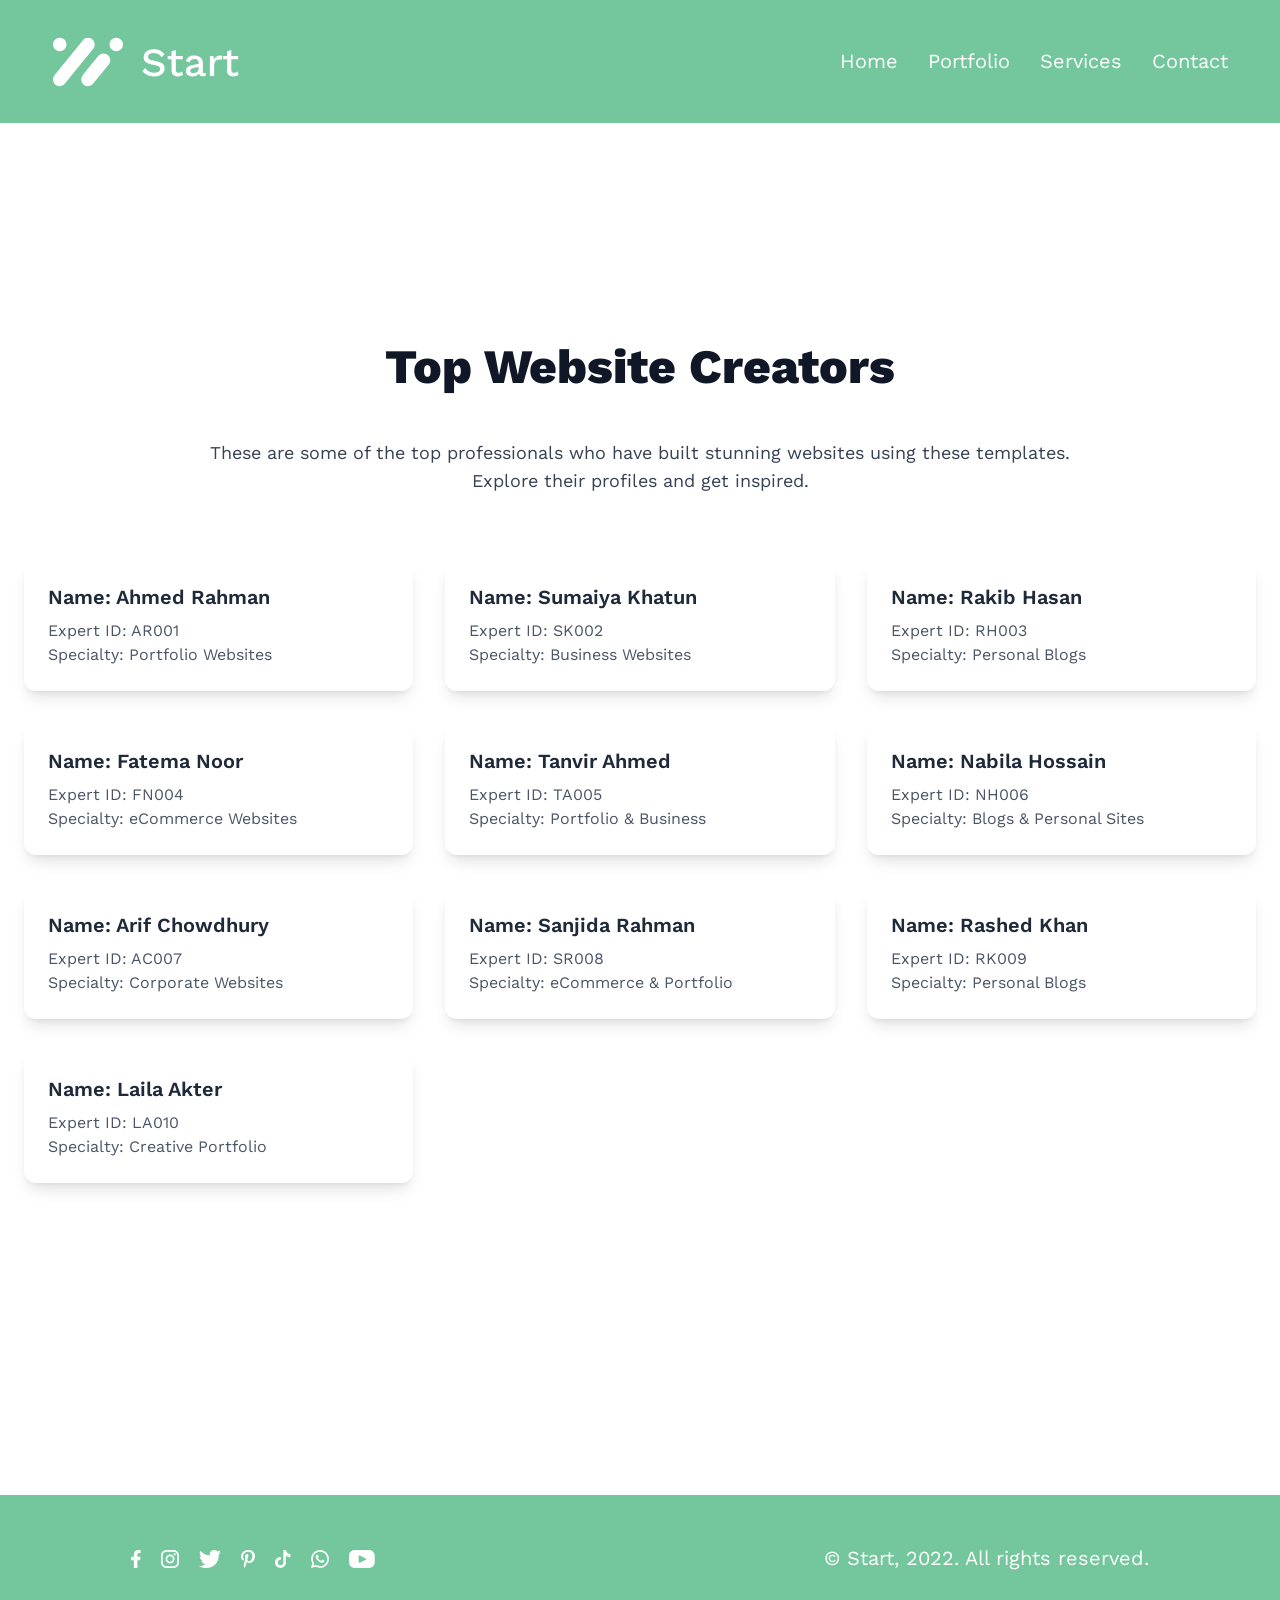
<file: viewteam.html>
<!DOCTYPE html>
<html lang="en">
<head>
    <meta charset="UTF-8">
    <meta name="viewport" content="width=device-width, initial-scale=1.0">
    <title>Start</title>
    <link rel="stylesheet" href="output.css">

     <link rel="preconnect" href="https://fonts.googleapis.com" />
    <link rel="preconnect" href="https://fonts.gstatic.com" crossorigin />
    <link
        href="https://fonts.googleapis.com/css2?family=Crimson+Text:ital,wght@0,400;0,600;0,700;1,400;1,600;1,700&family=Work+Sans:ital,wght@0,100..900;1,100..900&display=swap"
        rel="stylesheet" />
</head>
<body class="work-sans-normal">
    <header class="bg-[#74C69D]">
        <div class=" mx-[20px] max-w-[1175px] xl:mx-auto">
            <nav class="flex items-center justify-between min-h-[70px] md:min-h-[123px]">
                <div class="lg:hidden"><a href="sercices.html"><svg width="129" height="38" viewBox="0 0 129 38" fill="none"
                            xmlns="http://www.w3.org/2000/svg">
                            <path
                                d="M25.5676 10.8649C26.3494 10.0811 26.8332 8.99963 26.8332 7.80473C26.8332 5.41172 24.8931 3.47162 22.5 3.47162C20.9872 3.47162 19.657 4.2483 18.882 5.42328C18.6761 5.6295 1.42681 26.8897 1.26556 27.1341C0.483742 27.9179 0 28.9997 0 30.194C0 32.5873 1.9401 34.5274 4.33311 34.5274C5.846 34.5274 7.17613 33.751 7.95121 32.5757C8.15711 32.3695 25.4064 11.109 25.5676 10.8649Z"
                                fill="white" />
                            <path
                                d="M35.5484 20.9538C36.3325 20.1694 36.8172 19.0866 36.8172 17.8901C36.8172 15.4971 34.8771 13.557 32.4841 13.557C30.9705 13.557 29.6398 14.3344 28.8647 15.5103C28.6572 15.7181 19.5975 26.8856 19.4353 27.1317C18.6512 27.916 18.1665 28.9988 18.1665 30.195C18.1665 32.5884 20.1066 34.5285 22.4996 34.5285C24.0132 34.5285 25.3439 33.7511 26.1187 32.5752C26.3262 32.3677 35.3862 21.1999 35.5484 20.9538Z"
                                fill="white" />
                            <path
                                d="M44.9997 7.80473C44.9997 10.1981 43.0596 12.1378 40.6666 12.1378C38.2733 12.1378 36.3335 10.1981 36.3335 7.80473C36.3335 5.41172 38.2733 3.47162 40.6666 3.47162C43.0596 3.47162 44.9997 5.41172 44.9997 7.80473Z"
                                fill="white" />
                            <path
                                d="M8.66622 7.80473C8.66622 10.1981 6.72612 12.1378 4.33311 12.1378C1.9401 12.1378 0 10.1981 0 7.80473C0 5.41172 1.9401 3.47162 4.33311 3.47162C6.72612 3.47162 8.66622 5.41172 8.66622 7.80473Z"
                                fill="white" />
                            <path
                                d="M64.69 8.9C66.47 8.9 68.01 9.24 69.31 9.92C70.61 10.58 71.71 11.56 72.61 12.86L70.45 14.93C69.69 13.77 68.83 12.94 67.87 12.44C66.93 11.92 65.81 11.66 64.51 11.66C63.55 11.66 62.76 11.79 62.14 12.05C61.52 12.31 61.06 12.66 60.76 13.1C60.48 13.52 60.34 14 60.34 14.54C60.34 15.16 60.55 15.7 60.97 16.16C61.41 16.62 62.22 16.98 63.4 17.24L67.42 18.14C69.34 18.56 70.7 19.2 71.5 20.06C72.3 20.92 72.7 22.01 72.7 23.33C72.7 24.55 72.37 25.61 71.71 26.51C71.05 27.41 70.13 28.1 68.95 28.58C67.79 29.06 66.42 29.3 64.84 29.3C63.44 29.3 62.18 29.12 61.06 28.76C59.94 28.4 58.96 27.91 58.12 27.29C57.28 26.67 56.59 25.96 56.05 25.16L58.27 22.94C58.69 23.64 59.22 24.27 59.86 24.83C60.5 25.37 61.24 25.79 62.08 26.09C62.94 26.39 63.89 26.54 64.93 26.54C65.85 26.54 66.64 26.43 67.3 26.21C67.98 25.99 68.49 25.67 68.83 25.25C69.19 24.81 69.37 24.29 69.37 23.69C69.37 23.11 69.17 22.6 68.77 22.16C68.39 21.72 67.67 21.38 66.61 21.14L62.26 20.15C61.06 19.89 60.07 19.52 59.29 19.04C58.51 18.56 57.93 17.98 57.55 17.3C57.17 16.6 56.98 15.82 56.98 14.96C56.98 13.84 57.28 12.83 57.88 11.93C58.5 11.01 59.39 10.28 60.55 9.74C61.71 9.18 63.09 8.9 64.69 8.9ZM81.118 9.59V24.5C81.118 25.24 81.308 25.78 81.688 26.12C82.088 26.46 82.618 26.63 83.278 26.63C83.818 26.63 84.288 26.55 84.688 26.39C85.088 26.21 85.458 25.97 85.798 25.67L86.518 28.01C86.058 28.41 85.488 28.73 84.808 28.97C84.148 29.19 83.408 29.3 82.588 29.3C81.728 29.3 80.938 29.16 80.218 28.88C79.498 28.6 78.938 28.15 78.538 27.53C78.138 26.89 77.928 26.06 77.908 25.04V10.49L81.118 9.59ZM86.278 14V16.52H75.028V14H86.278ZM98.2108 19.37C98.2108 18.37 97.9308 17.6 97.3708 17.06C96.8308 16.5 96.0808 16.22 95.1208 16.22C94.2208 16.22 93.4508 16.43 92.8108 16.85C92.1708 17.27 91.7008 17.95 91.4008 18.89L88.7008 17.75C89.0808 16.53 89.8208 15.55 90.9208 14.81C92.0408 14.07 93.4808 13.7 95.2408 13.7C96.4408 13.7 97.5008 13.9 98.4208 14.3C99.3408 14.68 100.061 15.26 100.581 16.04C101.121 16.82 101.391 17.82 101.391 19.04V25.73C101.391 26.47 101.761 26.84 102.501 26.84C102.861 26.84 103.211 26.79 103.551 26.69L103.371 28.91C102.911 29.13 102.331 29.24 101.631 29.24C100.991 29.24 100.411 29.13 99.8908 28.91C99.3908 28.67 98.9908 28.32 98.6908 27.86C98.4108 27.38 98.2708 26.79 98.2708 26.09V25.88L98.9308 25.85C98.7508 26.63 98.3808 27.28 97.8208 27.8C97.2608 28.3 96.6108 28.68 95.8708 28.94C95.1308 29.18 94.3808 29.3 93.6208 29.3C92.6808 29.3 91.8308 29.15 91.0708 28.85C90.3308 28.55 89.7408 28.1 89.3008 27.5C88.8808 26.88 88.6708 26.12 88.6708 25.22C88.6708 24.1 89.0308 23.18 89.7508 22.46C90.4908 21.74 91.5308 21.25 92.8708 20.99L98.6908 19.85L98.6608 22.1L94.4308 22.97C93.5908 23.13 92.9608 23.36 92.5408 23.66C92.1208 23.96 91.9108 24.4 91.9108 24.98C91.9108 25.54 92.1208 25.99 92.5408 26.33C92.9808 26.65 93.5608 26.81 94.2808 26.81C94.7808 26.81 95.2608 26.75 95.7208 26.63C96.2008 26.51 96.6308 26.32 97.0108 26.06C97.3908 25.78 97.6808 25.43 97.8808 25.01C98.1008 24.57 98.2108 24.05 98.2108 23.45V19.37ZM106.65 29V14H109.38L109.68 16.7C110.08 15.72 110.67 14.98 111.45 14.48C112.25 13.96 113.23 13.7 114.39 13.7C114.69 13.7 114.99 13.73 115.29 13.79C115.59 13.83 115.84 13.9 116.04 14L115.59 16.82C115.37 16.74 115.12 16.68 114.84 16.64C114.58 16.58 114.22 16.55 113.76 16.55C113.14 16.55 112.53 16.72 111.93 17.06C111.33 17.38 110.83 17.87 110.43 18.53C110.05 19.19 109.86 20.03 109.86 21.05V29H106.65ZM122.72 9.59V24.5C122.72 25.24 122.91 25.78 123.29 26.12C123.69 26.46 124.22 26.63 124.88 26.63C125.42 26.63 125.89 26.55 126.29 26.39C126.69 26.21 127.06 25.97 127.4 25.67L128.12 28.01C127.66 28.41 127.09 28.73 126.41 28.97C125.75 29.19 125.01 29.3 124.19 29.3C123.33 29.3 122.54 29.16 121.82 28.88C121.1 28.6 120.54 28.15 120.14 27.53C119.74 26.89 119.53 26.06 119.51 25.04V10.49L122.72 9.59ZM127.88 14V16.52H116.63V14H127.88Z"
                                fill="white" />
                        </svg>
                    </a>
                </div>

                <div class="hidden lg:inline-block">
                    <a href="sercices.html">
                        <svg width="187" height="50" viewBox="0 0 187 50" fill="none"
                            xmlns="http://www.w3.org/2000/svg">
                            <path
                                d="M39.7719 12.3454C40.9881 11.1262 41.7406 9.44383 41.7406 7.5851C41.7406 3.86264 38.7226 0.844696 35.0001 0.844696C32.6467 0.844696 30.5777 2.05287 29.372 3.88062C29.0517 4.2014 2.21949 37.2729 1.96866 37.6531C0.752489 38.8723 0 40.5551 0 42.4129C0 46.1358 3.01794 49.1538 6.7404 49.1538C9.0938 49.1538 11.1629 47.9461 12.3686 46.1178C12.6889 45.7971 39.5211 12.7251 39.7719 12.3454Z"
                                fill="white" />
                            <path
                                d="M55.2974 28.0393C56.5171 26.8192 57.271 25.1348 57.271 23.2736C57.271 19.5511 54.2531 16.5332 50.5306 16.5332C48.1762 16.5332 46.1061 17.7423 44.9005 19.5716C44.5777 19.8949 30.4848 37.2665 30.2325 37.6493C29.0128 38.8695 28.2588 40.5538 28.2588 42.4145C28.2588 46.1375 31.2767 49.1555 34.9992 49.1555C37.3536 49.1555 39.4237 47.9463 40.6289 46.117C40.9517 45.7942 55.0451 28.4221 55.2974 28.0393Z"
                                fill="white" />
                            <path
                                d="M70.0002 7.5851C70.0002 11.3081 66.9822 14.3255 63.2598 14.3255C59.5368 14.3255 56.5193 11.3081 56.5193 7.5851C56.5193 3.86264 59.5368 0.844696 63.2598 0.844696C66.9822 0.844696 70.0002 3.86264 70.0002 7.5851Z"
                                fill="white" />
                            <path
                                d="M13.4808 7.5851C13.4808 11.3081 10.4629 14.3255 6.7404 14.3255C3.01794 14.3255 0 11.3081 0 7.5851C0 3.86264 3.01794 0.844696 6.7404 0.844696C10.4629 0.844696 13.4808 3.86264 13.4808 7.5851Z"
                                fill="white" />
                            <path
                                d="M100.92 12.2C103.293 12.2 105.347 12.6533 107.08 13.56C108.813 14.44 110.28 15.7467 111.48 17.48L108.6 20.24C107.587 18.6933 106.44 17.5867 105.16 16.92C103.907 16.2267 102.413 15.88 100.68 15.88C99.4001 15.88 98.3468 16.0533 97.5201 16.4C96.6935 16.7467 96.0801 17.2133 95.6801 17.8C95.3068 18.36 95.1201 19 95.1201 19.72C95.1201 20.5467 95.4001 21.2667 95.9601 21.88C96.5468 22.4933 97.6268 22.9733 99.2001 23.32L104.56 24.52C107.12 25.08 108.933 25.9333 110 27.08C111.067 28.2267 111.6 29.68 111.6 31.44C111.6 33.0667 111.16 34.48 110.28 35.68C109.4 36.88 108.173 37.8 106.6 38.44C105.053 39.08 103.227 39.4 101.12 39.4C99.2535 39.4 97.5735 39.16 96.0801 38.68C94.5868 38.2 93.2801 37.5467 92.1601 36.72C91.0401 35.8933 90.1201 34.9467 89.4001 33.88L92.3601 30.92C92.9201 31.8533 93.6268 32.6933 94.4801 33.44C95.3335 34.16 96.3201 34.72 97.4401 35.12C98.5868 35.52 99.8535 35.72 101.24 35.72C102.467 35.72 103.52 35.5733 104.4 35.28C105.307 34.9867 105.987 34.56 106.44 34C106.92 33.4133 107.16 32.72 107.16 31.92C107.16 31.1467 106.893 30.4667 106.36 29.88C105.853 29.2933 104.893 28.84 103.48 28.52L97.6801 27.2C96.0801 26.8533 94.7601 26.36 93.7201 25.72C92.6801 25.08 91.9068 24.3067 91.4001 23.4C90.8935 22.4667 90.6401 21.4267 90.6401 20.28C90.6401 18.7867 91.0401 17.44 91.8401 16.24C92.6668 15.0133 93.8535 14.04 95.4001 13.32C96.9468 12.5733 98.7868 12.2 100.92 12.2ZM122.824 13.12V33C122.824 33.9867 123.078 34.7067 123.584 35.16C124.118 35.6133 124.824 35.84 125.704 35.84C126.424 35.84 127.051 35.7333 127.584 35.52C128.118 35.28 128.611 34.96 129.064 34.56L130.024 37.68C129.411 38.2133 128.651 38.64 127.744 38.96C126.864 39.2533 125.878 39.4 124.784 39.4C123.638 39.4 122.584 39.2133 121.624 38.84C120.664 38.4667 119.918 37.8667 119.384 37.04C118.851 36.1867 118.571 35.08 118.544 33.72V14.32L122.824 13.12ZM129.704 19V22.36H114.704V19H129.704ZM145.614 26.16C145.614 24.8267 145.241 23.8 144.494 23.08C143.774 22.3333 142.774 21.96 141.494 21.96C140.294 21.96 139.268 22.24 138.414 22.8C137.561 23.36 136.934 24.2667 136.534 25.52L132.934 24C133.441 22.3733 134.428 21.0667 135.894 20.08C137.388 19.0933 139.308 18.6 141.654 18.6C143.254 18.6 144.668 18.8667 145.894 19.4C147.121 19.9067 148.081 20.68 148.774 21.72C149.494 22.76 149.854 24.0933 149.854 25.72V34.64C149.854 35.6267 150.348 36.12 151.334 36.12C151.814 36.12 152.281 36.0533 152.734 35.92L152.494 38.88C151.881 39.1733 151.108 39.32 150.174 39.32C149.321 39.32 148.548 39.1733 147.854 38.88C147.188 38.56 146.654 38.0933 146.254 37.48C145.881 36.84 145.694 36.0533 145.694 35.12V34.84L146.574 34.8C146.334 35.84 145.841 36.7067 145.094 37.4C144.348 38.0667 143.481 38.5733 142.494 38.92C141.508 39.24 140.508 39.4 139.494 39.4C138.241 39.4 137.108 39.2 136.094 38.8C135.108 38.4 134.321 37.8 133.734 37C133.174 36.1733 132.894 35.16 132.894 33.96C132.894 32.4667 133.374 31.24 134.334 30.28C135.321 29.32 136.708 28.6667 138.494 28.32L146.254 26.8L146.214 29.8L140.574 30.96C139.454 31.1733 138.614 31.48 138.054 31.88C137.494 32.28 137.214 32.8667 137.214 33.64C137.214 34.3867 137.494 34.9867 138.054 35.44C138.641 35.8667 139.414 36.08 140.374 36.08C141.041 36.08 141.681 36 142.294 35.84C142.934 35.68 143.508 35.4267 144.014 35.08C144.521 34.7067 144.908 34.24 145.174 33.68C145.468 33.0933 145.614 32.4 145.614 31.6V26.16ZM156.867 39V19H160.507L160.907 22.6C161.44 21.2933 162.227 20.3067 163.267 19.64C164.334 18.9467 165.64 18.6 167.187 18.6C167.587 18.6 167.987 18.64 168.387 18.72C168.787 18.7733 169.12 18.8667 169.387 19L168.787 22.76C168.494 22.6533 168.16 22.5733 167.787 22.52C167.44 22.44 166.96 22.4 166.347 22.4C165.52 22.4 164.707 22.6267 163.907 23.08C163.107 23.5067 162.44 24.16 161.907 25.04C161.4 25.92 161.147 27.04 161.147 28.4V39H156.867ZM178.293 13.12V33C178.293 33.9867 178.546 34.7067 179.053 35.16C179.586 35.6133 180.293 35.84 181.173 35.84C181.893 35.84 182.52 35.7333 183.053 35.52C183.586 35.28 184.08 34.96 184.533 34.56L185.493 37.68C184.88 38.2133 184.12 38.64 183.213 38.96C182.333 39.2533 181.346 39.4 180.253 39.4C179.106 39.4 178.053 39.2133 177.093 38.84C176.133 38.4667 175.386 37.8667 174.853 37.04C174.32 36.1867 174.04 35.08 174.013 33.72V14.32L178.293 13.12ZM185.173 19V22.36H170.173V19H185.173Z"
                                fill="white" />
                        </svg>
                    </a>
                </div>
                <div class="md:hidden"><svg width="35" height="35" viewBox="0 0 35 35" fill="none"
                        xmlns="http://www.w3.org/2000/svg">
                        <path fill-rule="evenodd" clip-rule="evenodd"
                            d="M5.46875 26.25C5.46875 25.9599 5.58398 25.6817 5.7891 25.4766C5.99422 25.2715 6.27242 25.1562 6.5625 25.1562H28.4375C28.7276 25.1562 29.0058 25.2715 29.2109 25.4766C29.416 25.6817 29.5312 25.9599 29.5312 26.25C29.5312 26.5401 29.416 26.8183 29.2109 27.0234C29.0058 27.2285 28.7276 27.3438 28.4375 27.3438H6.5625C6.27242 27.3438 5.99422 27.2285 5.7891 27.0234C5.58398 26.8183 5.46875 26.5401 5.46875 26.25ZM5.46875 17.5C5.46875 17.2099 5.58398 16.9317 5.7891 16.7266C5.99422 16.5215 6.27242 16.4062 6.5625 16.4062H28.4375C28.7276 16.4062 29.0058 16.5215 29.2109 16.7266C29.416 16.9317 29.5312 17.2099 29.5312 17.5C29.5312 17.7901 29.416 18.0683 29.2109 18.2734C29.0058 18.4785 28.7276 18.5938 28.4375 18.5938H6.5625C6.27242 18.5938 5.99422 18.4785 5.7891 18.2734C5.58398 18.0683 5.46875 17.7901 5.46875 17.5ZM5.46875 8.75C5.46875 8.45992 5.58398 8.18172 5.7891 7.9766C5.99422 7.77148 6.27242 7.65625 6.5625 7.65625H28.4375C28.7276 7.65625 29.0058 7.77148 29.2109 7.9766C29.416 8.18172 29.5312 8.45992 29.5312 8.75C29.5312 9.04008 29.416 9.31828 29.2109 9.5234C29.0058 9.72852 28.7276 9.84375 28.4375 9.84375H6.5625C6.27242 9.84375 5.99422 9.72852 5.7891 9.5234C5.58398 9.31828 5.46875 9.04008 5.46875 8.75Z"
                            fill="white" />
                    </svg>
                </div>
                <ul
                    class="flex items-center gap-[30px] text-white text-[20px]/[25.0px] hidden md:flex work-sans-normal">
                    <li><a class="hover:text-black/75 duration-300 hover:font-semibold" href="index.html">Home</a>
                    </li>
                    <li><a class="hover:text-black/75 duration-300 hover:font-semibold"
                            href="protfolio.html">Portfolio</a></li>
                    <li><a class="hover:text-black/75 duration-300 hover:font-semibold" href="#">Services</a></li>
                    <li><a class="hover:text-black/75 duration-300 hover:font-semibold" href="#">Contact</a></li>
                </ul>
            </nav>
        </div>
    </header>

    <!-- Last Button Page: Website Makers Section -->
<section class=" px-6 py-55 flex flex-col items-center">
  <!-- Section Heading -->
  <h2 class="text-4xl animate-bounce duration-1000 sm:text-5xl font-extrabold text-gray-900 mb-12 text-center animate-fade-up">
    Top Website Creators
  </h2>

  <!-- Description -->
  <p class="max-w-4xl text-gray-700 text-lg mb-16 text-center animate-fade-up delay-100">
    These are some of the top professionals who have built stunning websites using these templates. Explore their profiles and get inspired.
  </p>

  <!-- Makers List -->
  <div class="grid grid-cols-1 sm:grid-cols-2 lg:grid-cols-3 gap-8 w-full max-w-7xl">
    
    <!-- Maker 1 -->
    <div class="bg-white rounded-xl shadow-lg p-6 animate-fade-up hover:scale-105 transition-all duration-300">
      <h3 class="text-xl font-semibold text-gray-800 mb-2">Name: Ahmed Rahman</h3>
      <p class="text-gray-600">Expert ID: AR001</p>
      <p class="text-gray-600">Specialty: Portfolio Websites</p>
    </div>

    <!-- Maker 2 -->
    <div class="bg-white rounded-xl shadow-lg p-6 animate-fade-up delay-50 hover:scale-105 transition-all duration-300">
      <h3 class="text-xl font-semibold text-gray-800 mb-2">Name: Sumaiya Khatun</h3>
      <p class="text-gray-600">Expert ID: SK002</p>
      <p class="text-gray-600">Specialty: Business Websites</p>
    </div>

    <!-- Maker 3 -->
    <div class="bg-white rounded-xl shadow-lg p-6 animate-fade-up delay-100 hover:scale-105 transition-all duration-300">
      <h3 class="text-xl font-semibold text-gray-800 mb-2">Name: Rakib Hasan</h3>
      <p class="text-gray-600">Expert ID: RH003</p>
      <p class="text-gray-600">Specialty: Personal Blogs</p>
    </div>

    <!-- Maker 4 -->
    <div class="bg-white rounded-xl shadow-lg p-6 animate-fade-up delay-150 hover:scale-105 transition-all duration-300">
      <h3 class="text-xl font-semibold text-gray-800 mb-2">Name: Fatema Noor</h3>
      <p class="text-gray-600">Expert ID: FN004</p>
      <p class="text-gray-600">Specialty: eCommerce Websites</p>
    </div>

    <!-- Maker 5 -->
    <div class="bg-white rounded-xl shadow-lg p-6 animate-fade-up delay-200 hover:scale-105 transition-all duration-300">
      <h3 class="text-xl font-semibold text-gray-800 mb-2">Name: Tanvir Ahmed</h3>
      <p class="text-gray-600">Expert ID: TA005</p>
      <p class="text-gray-600">Specialty: Portfolio & Business</p>
    </div>

    <!-- Maker 6 -->
    <div class="bg-white rounded-xl shadow-lg p-6 animate-fade-up delay-250 hover:scale-105 transition-all duration-300">
      <h3 class="text-xl font-semibold text-gray-800 mb-2">Name: Nabila Hossain</h3>
      <p class="text-gray-600">Expert ID: NH006</p>
      <p class="text-gray-600">Specialty: Blogs & Personal Sites</p>
    </div>

    <!-- Maker 7 -->
    <div class="bg-white rounded-xl shadow-lg p-6 animate-fade-up delay-300 hover:scale-105 transition-all duration-300">
      <h3 class="text-xl font-semibold text-gray-800 mb-2">Name: Arif Chowdhury</h3>
      <p class="text-gray-600">Expert ID: AC007</p>
      <p class="text-gray-600">Specialty: Corporate Websites</p>
    </div>

    <!-- Maker 8 -->
    <div class="bg-white rounded-xl shadow-lg p-6 animate-fade-up delay-350 hover:scale-105 transition-all duration-300">
      <h3 class="text-xl font-semibold text-gray-800 mb-2">Name: Sanjida Rahman</h3>
      <p class="text-gray-600">Expert ID: SR008</p>
      <p class="text-gray-600">Specialty: eCommerce & Portfolio</p>
    </div>

    <!-- Maker 9 -->
    <div class="bg-white rounded-xl shadow-lg p-6 animate-fade-up delay-400 hover:scale-105 transition-all duration-300">
      <h3 class="text-xl font-semibold text-gray-800 mb-2">Name: Rashed Khan</h3>
      <p class="text-gray-600">Expert ID: RK009</p>
      <p class="text-gray-600">Specialty: Personal Blogs</p>
    </div>

    <!-- Maker 10 -->
    <div class="bg-white rounded-xl shadow-lg p-6 animate-fade-up delay-450 hover:scale-105 transition-all duration-300">
      <h3 class="text-xl font-semibold text-gray-800 mb-2">Name: Laila Akter</h3>
      <p class="text-gray-600">Expert ID: LA010</p>
      <p class="text-gray-600">Specialty: Creative Portfolio</p>
    </div>

  </div>
</section>

 <footer>
        <!--this is foter section-->
        <div class="w-full min-h-[125px] bg-[#74C69D] flex items-center justify-center mt-[59px] lg:mt-[92px]">
            <div
                class=" flex md:flex-row flex-col justify-center md:justify-between items-center w-full md:px-[20px] lg:px-[131px] md:pt-[51px] md:pb-[49px]">
                <!--this is foter icon part-->
                <div class=" flex items-center justify-center gap-[20px]">
                    <span>
                        <a href="https://www.facebook.com/" target="_blank"><svg width="10" height="18"
                                viewBox="0 0 10 18" fill="none" xmlns="http://www.w3.org/2000/svg">
                                <path
                                    d="M9.00943 10.1251L9.50902 6.86758H6.38326V4.75323C6.38326 3.8619 6.81978 2.99347 8.21986 2.99347H9.64077V0.219781C9.64077 0.219781 8.3516 0 7.1184 0C4.54363 0 2.86171 1.55982 2.86171 4.38439V6.86758H0V10.1251H2.86171V18H6.38326V10.1251H9.00943Z"
                                    fill="white" />
                            </svg>
                        </a>
                    </span>
                    <span>
                        <a href="https://www.instagram.com/" target="_blank"> <svg width="18" height="18"
                                viewBox="0 0 18 18" fill="none" xmlns="http://www.w3.org/2000/svg">
                                <path
                                    d="M13.765 3.21362C13.182 3.21362 12.7094 3.68624 12.7094 4.26874C12.7094 4.85175 13.182 5.32436 13.765 5.32436C14.3475 5.32436 14.8201 4.85175 14.8201 4.26874C14.8201 3.68624 14.3475 3.21362 13.765 3.21362Z"
                                    fill="white" />
                                <path
                                    d="M9.07329 11.8392C7.50741 11.8392 6.23353 10.5654 6.23353 8.99999C6.23353 7.43411 7.50741 6.16025 9.07329 6.16025C10.6387 6.16025 11.9125 7.43411 11.9125 8.99999C11.9125 10.5654 10.6387 11.8392 9.07329 11.8392ZM9.07329 4.56689C6.62883 4.56689 4.6402 6.55553 4.6402 8.99999C4.6402 11.4439 6.62883 13.4326 9.07329 13.4326C11.5172 13.4326 13.5059 11.4439 13.5059 8.99999C13.5059 6.55553 11.5172 4.56689 9.07329 4.56689Z"
                                    fill="white" />
                                <path
                                    d="M5.40632 1.69357C3.35866 1.69357 1.69307 3.35917 1.69307 5.40682V12.5932C1.69307 14.6408 3.35866 16.3064 5.40632 16.3064H12.5927C14.6403 16.3064 16.3064 14.6408 16.3064 12.5932V5.40682C16.3064 3.35917 14.6403 1.69357 12.5927 1.69357H5.40632ZM12.5927 18H5.40632C2.42463 18 0 15.5744 0 12.5932V5.40682C0 2.42513 2.42463 0 5.40632 0H12.5927C15.5738 0 17.9995 2.42513 17.9995 5.40682V12.5932C17.9995 15.5744 15.5738 18 12.5927 18Z"
                                    fill="white" />
                            </svg>
                        </a>
                    </span>
                    <span>
                        <a href="https://twitter.com/" target="_blank"> <svg width="22" height="18" viewBox="0 0 22 18"
                                fill="none" xmlns="http://www.w3.org/2000/svg">
                                <path
                                    d="M21.78 2.15762C21.085 2.47202 20.3173 2.66229 19.5679 2.78795C19.9236 2.72842 20.446 2.08436 20.6556 1.82389C20.9751 1.42707 21.2402 0.974281 21.3892 0.485381C21.4086 0.447225 21.4233 0.399404 21.3847 0.370406C21.3369 0.351583 21.3058 0.361255 21.2677 0.380079C20.4308 0.82828 19.5659 1.15336 18.6451 1.38382C18.5688 1.40265 18.5118 1.38382 18.464 1.33549C18.3882 1.24951 18.3159 1.16812 18.235 1.10147C17.8479 0.772318 17.4328 0.51387 16.9647 0.323092C16.3502 0.0727911 15.6786 -0.0335303 15.0167 0.00920395C14.3722 0.0514295 13.7398 0.232542 13.1685 0.531173C12.5957 0.830313 12.0844 1.24697 11.6769 1.7491C11.2561 2.26903 10.9458 2.88207 10.7866 3.53275C10.6339 4.16053 10.6462 4.7812 10.7398 5.4156C10.754 5.52091 10.7443 5.53515 10.6492 5.52091C7.04781 4.9847 4.06251 3.69656 1.63887 0.934605C1.53356 0.814542 1.47659 0.814537 1.39062 0.943757C0.32989 2.53357 0.844211 5.08695 2.16897 6.34202C2.34602 6.5099 2.52715 6.67677 2.72302 6.82939C2.65129 6.84414 1.77013 6.74901 0.984126 6.34202C0.879325 6.27537 0.825918 6.31404 0.81676 6.43308C0.807094 6.60504 0.821832 6.76326 0.845234 6.94946C1.04873 8.56064 2.16492 10.0507 3.69318 10.6327C3.87429 10.7091 4.07525 10.7757 4.27061 10.8093C3.92263 10.8856 3.56397 10.94 2.56531 10.8617C2.44118 10.8383 2.39386 10.9003 2.44117 11.0199C3.19207 13.0645 4.81087 13.6735 6.02422 14.0199C6.18651 14.0484 6.34933 14.0484 6.51213 14.0866C6.50195 14.1013 6.49226 14.1013 6.4826 14.1156C6.08069 14.7286 4.68574 15.185 4.03608 15.4119C2.85478 15.825 1.56818 16.0107 0.319725 15.8875C0.120298 15.858 0.0780758 15.8606 0.0241492 15.8875C-0.0307949 15.9216 0.0165178 15.9694 0.081128 16.0213C0.334481 16.1887 0.592399 16.3368 0.855419 16.4802C1.64804 16.9004 2.47474 17.2352 3.3396 17.4738C7.80381 18.7065 12.8322 17.8004 16.1843 14.4702C18.8165 11.8547 19.7394 8.24776 19.7394 4.63671C19.7394 4.49528 19.9063 4.41744 20.005 4.34266C20.6902 3.82832 21.2427 3.21224 21.7535 2.52493C21.8685 2.37027 21.8695 2.23291 21.8695 2.17644C21.8695 2.16677 21.8695 2.15762 21.8695 2.15762C21.8695 2.09962 21.8685 2.11743 21.78 2.15762Z"
                                    fill="white" />
                            </svg>
                        </a>
                    </span>
                    <span>
                        <a href="https://www.pinterest.com/" target="_blank"> <svg width="14" height="18"
                                viewBox="0 0 14 18" fill="none" xmlns="http://www.w3.org/2000/svg">
                                <path fill-rule="evenodd" clip-rule="evenodd"
                                    d="M5.8286 11.7417C5.81334 11.7936 5.79959 11.8368 5.78789 11.8806C5.12653 14.4706 5.05327 15.046 4.3741 16.2497C4.04952 16.821 3.68476 17.3628 3.28082 17.8817C3.23503 17.9402 3.19281 18.0155 3.10175 17.9972C3.00203 17.9758 2.99439 17.8863 2.98319 17.8064C2.87432 17.0194 2.81482 16.2298 2.84076 15.4357C2.87485 14.4004 3.00303 14.0453 4.33746 8.43284C4.3573 8.34737 4.33543 8.27666 4.30694 8.19882C3.98745 7.33752 3.92437 6.46299 4.20316 5.57676C4.80704 3.66236 6.97732 3.51584 7.35685 5.09549C7.59036 6.07227 6.97226 7.35023 6.4976 9.2397C6.10434 10.799 7.93936 11.907 9.50832 10.769C10.9542 9.71996 11.5158 7.20423 11.409 5.42159C11.1989 1.86752 7.30192 1.09932 4.82841 2.24399C1.99421 3.55451 1.34962 7.06839 2.62962 8.67398C2.7914 8.87849 2.91657 9.00314 2.86315 9.21071C2.78073 9.53172 2.70798 9.85579 2.61946 10.1758C2.55332 10.4134 2.35387 10.5004 2.11323 10.4022C1.64163 10.2114 1.24839 9.91125 0.929407 9.51544C-0.157267 8.16982 -0.468126 5.50706 0.968563 3.25384C2.56093 0.756423 5.52285 -0.253431 8.22631 0.0533407C11.4558 0.420144 13.4969 2.62707 13.8795 5.13008C14.0534 6.27069 13.9283 9.0825 12.3278 11.0702C10.4856 13.3539 7.50032 13.505 6.12315 12.1034C6.01733 11.9961 5.93238 11.8699 5.8286 11.7417Z"
                                    fill="white" />
                            </svg>
                        </a>
                    </span>
                    <span>
                        <a href="https://www.tiktok.com/" target="_blank"><svg width="16" height="18"
                                viewBox="0 0 16 18" fill="none" xmlns="http://www.w3.org/2000/svg">
                                <path
                                    d="M15.4008 7.28289C15.2536 7.29686 15.106 7.30434 14.9578 7.30534C13.3368 7.30534 11.8254 6.48832 10.9376 5.1321V12.5312C10.9376 15.5519 8.48848 18 5.46878 18C2.44808 18 0 15.5519 0 12.5312C0 9.51101 2.44808 7.06293 5.46878 7.06293C5.5825 7.06293 5.69423 7.07291 5.80646 7.07989V9.77487C5.69423 9.7614 5.584 9.74095 5.46878 9.74095C3.927 9.74095 2.67752 10.9909 2.67752 12.5317C2.67752 14.0735 3.927 15.323 5.46878 15.323C7.01055 15.323 8.37177 14.1084 8.37177 12.5666L8.3992 0H10.9775C11.2204 2.31191 13.0844 4.11805 15.4033 4.28764V7.28289"
                                    fill="white" />
                            </svg>
                        </a>
                    </span>
                    <span>
                        <a href="https://www.whatsapp.com/" target="_blank"> <svg width="18" height="18"
                                viewBox="0 0 18 18" fill="none" xmlns="http://www.w3.org/2000/svg">
                                <path
                                    d="M5.08036 14.8997L5.3851 15.0813C6.50384 15.7478 7.77673 16.1003 9.06539 16.1003C13.0412 16.1003 16.2754 12.8662 16.2754 8.89036C16.2754 4.91501 13.0412 1.6804 9.06539 1.6804C5.09054 1.6804 1.85542 4.91501 1.85542 8.89036C1.85542 10.2029 2.22018 11.4957 2.91055 12.6286L3.09726 12.9354L2.37687 15.6241L5.08036 14.8997ZM0 18L1.29019 13.1857C0.559628 11.867 0.175534 10.3902 0.175534 8.89036C0.175534 3.98858 4.1631 0 9.06539 0C13.9677 0 17.9563 3.98858 17.9563 8.89036C17.9563 13.7927 13.9677 17.7812 9.06539 17.7812C7.59409 17.7812 6.14058 17.4093 4.83972 16.7042L0 18Z"
                                    fill="white" />
                                <path fill-rule="evenodd" clip-rule="evenodd"
                                    d="M12.3725 10.1271C12.0062 9.90788 11.5305 9.66368 11.0991 9.8397C10.7689 9.97554 10.5578 10.4934 10.3431 10.7575C10.2332 10.8933 10.102 10.9142 9.93305 10.8465C8.69171 10.3515 7.74036 9.52275 7.05508 8.38112C6.93908 8.20357 6.95992 8.06367 7.09982 7.89934C7.30688 7.65565 7.56686 7.37889 7.62282 7.05024C7.67878 6.7221 7.52465 6.3385 7.38882 6.04546C7.21533 5.67204 7.0215 5.13939 6.64706 4.92775C6.30315 4.73341 5.84985 4.84227 5.54358 5.09156C5.01449 5.52298 4.75908 6.19759 4.76671 6.8671C4.76925 7.05737 4.79265 7.24713 4.83691 7.43028C4.94375 7.87136 5.14726 8.28395 5.37721 8.67518C5.55018 8.97076 5.73842 9.2577 5.94142 9.53344C6.60533 10.4355 7.43155 11.2194 8.38799 11.8055C8.86621 12.098 9.38054 12.355 9.91371 12.531C10.5115 12.7284 11.0442 12.9339 11.6898 12.8113C12.3654 12.6831 13.0324 12.2649 13.3005 11.6137C13.3798 11.4204 13.4195 11.2057 13.3752 11.0022C13.2831 10.5809 12.7133 10.3306 12.3725 10.1271Z"
                                    fill="white" />
                            </svg>
                        </a>
                    </span>
                    <span>
                        <a href="https://www.youtube.com/" target="_blank"><svg width="26" height="18"
                                viewBox="0 0 26 18" fill="none" xmlns="http://www.w3.org/2000/svg">
                                <path
                                    d="M17.229 9.50354L10.7581 12.705C10.5042 12.8416 9.6423 12.6578 9.6423 12.3695V5.79853C9.6423 5.50671 10.5113 5.3229 10.7653 5.46738L16.9593 8.83693C17.2189 8.98498 17.4915 9.36121 17.229 9.50354ZM25.714 5.64262C25.714 2.52627 23.1877 0 20.0714 0H5.64189C2.52555 0 0 2.52627 0 5.64262V12.3574C0 15.4744 2.52555 18 5.64189 18H20.0714C23.1877 18 25.714 15.4744 25.714 12.3574V5.64262Z"
                                    fill="white" />
                            </svg>
                        </a>
                    </span>
                    <!--this is foter icon part-->
                </div>

                <div class="mt-[20px] md:mt-0">
                    <p class="text-[20px]/[25.0px] text-white work-sans-normal">&copy; Start, 2022. All rights
                        reserved.
                    </p>
                </div>
            </div>
        </div>
        <!--this is foter section-->
    </footer>


</body>
</html>
</file>
<file: output.css>
/*! tailwindcss v4.1.18 | MIT License | https://tailwindcss.com */
@layer properties;
@layer theme, base, components, utilities;
@layer theme {
  :root, :host {
    --font-sans: ui-sans-serif, system-ui, sans-serif, "Apple Color Emoji",
      "Segoe UI Emoji", "Segoe UI Symbol", "Noto Color Emoji";
    --font-mono: ui-monospace, SFMono-Regular, Menlo, Monaco, Consolas, "Liberation Mono",
      "Courier New", monospace;
    --color-green-600: oklch(62.7% 0.194 149.214);
    --color-green-700: oklch(52.7% 0.154 150.069);
    --color-blue-600: oklch(54.6% 0.245 262.881);
    --color-blue-700: oklch(48.8% 0.243 264.376);
    --color-purple-600: oklch(55.8% 0.288 302.321);
    --color-purple-700: oklch(49.6% 0.265 301.924);
    --color-gray-50: oklch(98.5% 0.002 247.839);
    --color-gray-600: oklch(44.6% 0.03 256.802);
    --color-gray-700: oklch(37.3% 0.034 259.733);
    --color-gray-800: oklch(27.8% 0.033 256.848);
    --color-gray-900: oklch(21% 0.034 264.665);
    --color-black: #000;
    --color-white: #fff;
    --spacing: 0.25rem;
    --container-4xl: 56rem;
    --container-6xl: 72rem;
    --container-7xl: 80rem;
    --text-lg: 1.125rem;
    --text-lg--line-height: calc(1.75 / 1.125);
    --text-xl: 1.25rem;
    --text-xl--line-height: calc(1.75 / 1.25);
    --text-2xl: 1.5rem;
    --text-2xl--line-height: calc(2 / 1.5);
    --text-4xl: 2.25rem;
    --text-4xl--line-height: calc(2.5 / 2.25);
    --text-5xl: 3rem;
    --text-5xl--line-height: 1;
    --font-weight-semibold: 600;
    --font-weight-bold: 700;
    --font-weight-extrabold: 800;
    --radius-lg: 0.5rem;
    --radius-xl: 0.75rem;
    --ease-out: cubic-bezier(0, 0, 0.2, 1);
    --animate-bounce: bounce 1s infinite;
    --default-transition-duration: 150ms;
    --default-transition-timing-function: cubic-bezier(0.4, 0, 0.2, 1);
    --default-font-family: var(--font-sans);
    --default-mono-font-family: var(--font-mono);
  }
}
@layer base {
  *, ::after, ::before, ::backdrop, ::file-selector-button {
    box-sizing: border-box;
    margin: 0;
    padding: 0;
    border: 0 solid;
  }
  html, :host {
    line-height: 1.5;
    -webkit-text-size-adjust: 100%;
    tab-size: 4;
    font-family: var(--default-font-family, ui-sans-serif, system-ui, sans-serif, "Apple Color Emoji", "Segoe UI Emoji", "Segoe UI Symbol", "Noto Color Emoji");
    font-feature-settings: var(--default-font-feature-settings, normal);
    font-variation-settings: var(--default-font-variation-settings, normal);
    -webkit-tap-highlight-color: transparent;
  }
  hr {
    height: 0;
    color: inherit;
    border-top-width: 1px;
  }
  abbr:where([title]) {
    -webkit-text-decoration: underline dotted;
    text-decoration: underline dotted;
  }
  h1, h2, h3, h4, h5, h6 {
    font-size: inherit;
    font-weight: inherit;
  }
  a {
    color: inherit;
    -webkit-text-decoration: inherit;
    text-decoration: inherit;
  }
  b, strong {
    font-weight: bolder;
  }
  code, kbd, samp, pre {
    font-family: var(--default-mono-font-family, ui-monospace, SFMono-Regular, Menlo, Monaco, Consolas, "Liberation Mono", "Courier New", monospace);
    font-feature-settings: var(--default-mono-font-feature-settings, normal);
    font-variation-settings: var(--default-mono-font-variation-settings, normal);
    font-size: 1em;
  }
  small {
    font-size: 80%;
  }
  sub, sup {
    font-size: 75%;
    line-height: 0;
    position: relative;
    vertical-align: baseline;
  }
  sub {
    bottom: -0.25em;
  }
  sup {
    top: -0.5em;
  }
  table {
    text-indent: 0;
    border-color: inherit;
    border-collapse: collapse;
  }
  :-moz-focusring {
    outline: auto;
  }
  progress {
    vertical-align: baseline;
  }
  summary {
    display: list-item;
  }
  ol, ul, menu {
    list-style: none;
  }
  img, svg, video, canvas, audio, iframe, embed, object {
    display: block;
    vertical-align: middle;
  }
  img, video {
    max-width: 100%;
    height: auto;
  }
  button, input, select, optgroup, textarea, ::file-selector-button {
    font: inherit;
    font-feature-settings: inherit;
    font-variation-settings: inherit;
    letter-spacing: inherit;
    color: inherit;
    border-radius: 0;
    background-color: transparent;
    opacity: 1;
  }
  :where(select:is([multiple], [size])) optgroup {
    font-weight: bolder;
  }
  :where(select:is([multiple], [size])) optgroup option {
    padding-inline-start: 20px;
  }
  ::file-selector-button {
    margin-inline-end: 4px;
  }
  ::placeholder {
    opacity: 1;
  }
  @supports (not (-webkit-appearance: -apple-pay-button))  or (contain-intrinsic-size: 1px) {
    ::placeholder {
      color: currentcolor;
      @supports (color: color-mix(in lab, red, red)) {
        color: color-mix(in oklab, currentcolor 50%, transparent);
      }
    }
  }
  textarea {
    resize: vertical;
  }
  ::-webkit-search-decoration {
    -webkit-appearance: none;
  }
  ::-webkit-date-and-time-value {
    min-height: 1lh;
    text-align: inherit;
  }
  ::-webkit-datetime-edit {
    display: inline-flex;
  }
  ::-webkit-datetime-edit-fields-wrapper {
    padding: 0;
  }
  ::-webkit-datetime-edit, ::-webkit-datetime-edit-year-field, ::-webkit-datetime-edit-month-field, ::-webkit-datetime-edit-day-field, ::-webkit-datetime-edit-hour-field, ::-webkit-datetime-edit-minute-field, ::-webkit-datetime-edit-second-field, ::-webkit-datetime-edit-millisecond-field, ::-webkit-datetime-edit-meridiem-field {
    padding-block: 0;
  }
  ::-webkit-calendar-picker-indicator {
    line-height: 1;
  }
  :-moz-ui-invalid {
    box-shadow: none;
  }
  button, input:where([type="button"], [type="reset"], [type="submit"]), ::file-selector-button {
    appearance: button;
  }
  ::-webkit-inner-spin-button, ::-webkit-outer-spin-button {
    height: auto;
  }
  [hidden]:where(:not([hidden="until-found"])) {
    display: none !important;
  }
}
@layer utilities {
  .fixed {
    position: fixed;
  }
  .relative {
    position: relative;
  }
  .static {
    position: static;
  }
  .sticky {
    position: sticky;
  }
  .top-0 {
    top: calc(var(--spacing) * 0);
  }
  .top-\[8px\] {
    top: 8px;
  }
  .left-0 {
    left: calc(var(--spacing) * 0);
  }
  .z-10 {
    z-index: 10;
  }
  .z-90 {
    z-index: 90;
  }
  .mx-\[20px\] {
    margin-inline: 20px;
  }
  .mx-\[30px\] {
    margin-inline: 30px;
  }
  .mx-\[38\.5px\] {
    margin-inline: 38.5px;
  }
  .mx-\[52px\] {
    margin-inline: 52px;
  }
  .mx-auto {
    margin-inline: auto;
  }
  .mt-12 {
    margin-top: calc(var(--spacing) * 12);
  }
  .mt-\[16px\] {
    margin-top: 16px;
  }
  .mt-\[19px\] {
    margin-top: 19px;
  }
  .mt-\[20px\] {
    margin-top: 20px;
  }
  .mt-\[21px\] {
    margin-top: 21px;
  }
  .mt-\[22px\] {
    margin-top: 22px;
  }
  .mt-\[25px\] {
    margin-top: 25px;
  }
  .mt-\[27\.95px\] {
    margin-top: 27.95px;
  }
  .mt-\[30px\] {
    margin-top: 30px;
  }
  .mt-\[32px\] {
    margin-top: 32px;
  }
  .mt-\[34px\] {
    margin-top: 34px;
  }
  .mt-\[36px\] {
    margin-top: 36px;
  }
  .mt-\[40\.13px\] {
    margin-top: 40.13px;
  }
  .mt-\[44px\] {
    margin-top: 44px;
  }
  .mt-\[45px\] {
    margin-top: 45px;
  }
  .mt-\[46px\] {
    margin-top: 46px;
  }
  .mt-\[48px\] {
    margin-top: 48px;
  }
  .mt-\[52px\] {
    margin-top: 52px;
  }
  .mt-\[54px\] {
    margin-top: 54px;
  }
  .mt-\[55px\] {
    margin-top: 55px;
  }
  .mt-\[56px\] {
    margin-top: 56px;
  }
  .mt-\[59\.55px\] {
    margin-top: 59.55px;
  }
  .mt-\[59px\] {
    margin-top: 59px;
  }
  .mt-\[60\.12px\] {
    margin-top: 60.12px;
  }
  .mt-\[63px\] {
    margin-top: 63px;
  }
  .mt-\[68px\] {
    margin-top: 68px;
  }
  .mr-\[39px\] {
    margin-right: 39px;
  }
  .mr-\[52\.5px\] {
    margin-right: 52.5px;
  }
  .mb-2 {
    margin-bottom: calc(var(--spacing) * 2);
  }
  .mb-3 {
    margin-bottom: calc(var(--spacing) * 3);
  }
  .mb-4 {
    margin-bottom: calc(var(--spacing) * 4);
  }
  .mb-6 {
    margin-bottom: calc(var(--spacing) * 6);
  }
  .mb-8 {
    margin-bottom: calc(var(--spacing) * 8);
  }
  .mb-12 {
    margin-bottom: calc(var(--spacing) * 12);
  }
  .mb-16 {
    margin-bottom: calc(var(--spacing) * 16);
  }
  .mb-\[30px\] {
    margin-bottom: 30px;
  }
  .mb-\[39px\] {
    margin-bottom: 39px;
  }
  .mb-\[40\.39px\] {
    margin-bottom: 40.39px;
  }
  .mb-\[46px\] {
    margin-bottom: 46px;
  }
  .ml-\[30px\] {
    margin-left: 30px;
  }
  .ml-\[38px\] {
    margin-left: 38px;
  }
  .ml-\[51\.5px\] {
    margin-left: 51.5px;
  }
  .flex {
    display: flex;
  }
  .grid {
    display: grid;
  }
  .hidden {
    display: none;
  }
  .table {
    display: table;
  }
  .h-\[38px\] {
    height: 38px;
  }
  .h-\[46px\] {
    height: 46px;
  }
  .h-\[48px\] {
    height: 48px;
  }
  .h-\[141px\] {
    height: 141px;
  }
  .min-h-\[38px\] {
    min-height: 38px;
  }
  .min-h-\[70px\] {
    min-height: 70px;
  }
  .min-h-\[125px\] {
    min-height: 125px;
  }
  .min-h-\[196\.61px\] {
    min-height: 196.61px;
  }
  .min-h-\[299px\] {
    min-height: 299px;
  }
  .min-h-screen {
    min-height: 100vh;
  }
  .w-\[335px\] {
    width: 335px;
  }
  .w-full {
    width: 100%;
  }
  .max-w-4xl {
    max-width: var(--container-4xl);
  }
  .max-w-6xl {
    max-width: var(--container-6xl);
  }
  .max-w-7xl {
    max-width: var(--container-7xl);
  }
  .max-w-\[200px\] {
    max-width: 200px;
  }
  .max-w-\[202px\] {
    max-width: 202px;
  }
  .max-w-\[279px\] {
    max-width: 279px;
  }
  .max-w-\[334px\] {
    max-width: 334px;
  }
  .max-w-\[335px\] {
    max-width: 335px;
  }
  .max-w-\[339px\] {
    max-width: 339px;
  }
  .max-w-\[1175px\] {
    max-width: 1175px;
  }
  .max-w-\[1180px\] {
    max-width: 1180px;
  }
  .max-w-\[1227px\] {
    max-width: 1227px;
  }
  .border-collapse {
    border-collapse: collapse;
  }
  .translate-y-0 {
    --tw-translate-y: calc(var(--spacing) * 0);
    translate: var(--tw-translate-x) var(--tw-translate-y);
  }
  .translate-y-10 {
    --tw-translate-y: calc(var(--spacing) * 10);
    translate: var(--tw-translate-x) var(--tw-translate-y);
  }
  .scale-95 {
    --tw-scale-x: 95%;
    --tw-scale-y: 95%;
    --tw-scale-z: 95%;
    scale: var(--tw-scale-x) var(--tw-scale-y);
  }
  .scale-100 {
    --tw-scale-x: 100%;
    --tw-scale-y: 100%;
    --tw-scale-z: 100%;
    scale: var(--tw-scale-x) var(--tw-scale-y);
  }
  .transform {
    transform: var(--tw-rotate-x,) var(--tw-rotate-y,) var(--tw-rotate-z,) var(--tw-skew-x,) var(--tw-skew-y,);
  }
  .animate-bounce {
    animation: var(--animate-bounce);
  }
  .cursor-pointer {
    cursor: pointer;
  }
  .resize {
    resize: both;
  }
  .resize-none {
    resize: none;
  }
  .grid-cols-1 {
    grid-template-columns: repeat(1, minmax(0, 1fr));
  }
  .grid-cols-2 {
    grid-template-columns: repeat(2, minmax(0, 1fr));
  }
  .flex-col {
    flex-direction: column;
  }
  .items-center {
    align-items: center;
  }
  .justify-between {
    justify-content: space-between;
  }
  .justify-center {
    justify-content: center;
  }
  .gap-8 {
    gap: calc(var(--spacing) * 8);
  }
  .gap-10 {
    gap: calc(var(--spacing) * 10);
  }
  .gap-\[9px\] {
    gap: 9px;
  }
  .gap-\[11px\] {
    gap: 11px;
  }
  .gap-\[20px\] {
    gap: 20px;
  }
  .gap-\[30px\] {
    gap: 30px;
  }
  .gap-\[35px\] {
    gap: 35px;
  }
  .gap-\[40px\] {
    gap: 40px;
  }
  .gap-\[50px\] {
    gap: 50px;
  }
  .gap-\[55px\] {
    gap: 55px;
  }
  .gap-\[120px\] {
    gap: 120px;
  }
  .rounded-\[5px\] {
    border-radius: 5px;
  }
  .rounded-lg {
    border-radius: var(--radius-lg);
  }
  .rounded-xl {
    border-radius: var(--radius-xl);
  }
  .border {
    border-style: var(--tw-border-style);
    border-width: 1px;
  }
  .border-black {
    border-color: var(--color-black);
  }
  .bg-\[\#74C69D\] {
    background-color: #74C69D;
  }
  .bg-\[\#EEEEEE\] {
    background-color: #EEEEEE;
  }
  .bg-black {
    background-color: var(--color-black);
  }
  .bg-blue-600 {
    background-color: var(--color-blue-600);
  }
  .bg-gray-50 {
    background-color: var(--color-gray-50);
  }
  .bg-green-600 {
    background-color: var(--color-green-600);
  }
  .bg-purple-600 {
    background-color: var(--color-purple-600);
  }
  .bg-white {
    background-color: var(--color-white);
  }
  .p-6 {
    padding: calc(var(--spacing) * 6);
  }
  .p-8 {
    padding: calc(var(--spacing) * 8);
  }
  .px-3 {
    padding-inline: calc(var(--spacing) * 3);
  }
  .px-4 {
    padding-inline: calc(var(--spacing) * 4);
  }
  .px-6 {
    padding-inline: calc(var(--spacing) * 6);
  }
  .px-\[29\.5px\] {
    padding-inline: 29.5px;
  }
  .px-\[30px\] {
    padding-inline: 30px;
  }
  .px-\[48px\] {
    padding-inline: 48px;
  }
  .py-2 {
    padding-block: calc(var(--spacing) * 2);
  }
  .py-3 {
    padding-block: calc(var(--spacing) * 3);
  }
  .py-4 {
    padding-block: calc(var(--spacing) * 4);
  }
  .py-8 {
    padding-block: calc(var(--spacing) * 8);
  }
  .py-16 {
    padding-block: calc(var(--spacing) * 16);
  }
  .py-20 {
    padding-block: calc(var(--spacing) * 20);
  }
  .py-55 {
    padding-block: calc(var(--spacing) * 55);
  }
  .pt-16 {
    padding-top: calc(var(--spacing) * 16);
  }
  .pt-32 {
    padding-top: calc(var(--spacing) * 32);
  }
  .pt-45 {
    padding-top: calc(var(--spacing) * 45);
  }
  .pt-55 {
    padding-top: calc(var(--spacing) * 55);
  }
  .pt-\[10px\] {
    padding-top: 10px;
  }
  .pt-\[13px\] {
    padding-top: 13px;
  }
  .pt-\[15px\] {
    padding-top: 15px;
  }
  .pt-\[16px\] {
    padding-top: 16px;
  }
  .pt-\[17px\] {
    padding-top: 17px;
  }
  .pt-\[20px\] {
    padding-top: 20px;
  }
  .pb-\[10px\] {
    padding-bottom: 10px;
  }
  .text-center {
    text-align: center;
  }
  .text-2xl {
    font-size: var(--text-2xl);
    line-height: var(--tw-leading, var(--text-2xl--line-height));
  }
  .text-4xl {
    font-size: var(--text-4xl);
    line-height: var(--tw-leading, var(--text-4xl--line-height));
  }
  .text-\[15px\]\/\[\#18\.8px\] {
    font-size: 15px;
    line-height: #18.8px;
  }
  .text-\[15px\]\/\[18\.8px\] {
    font-size: 15px;
    line-height: 18.8px;
  }
  .text-\[16px\]\/\[18\.8px\] {
    font-size: 16px;
    line-height: 18.8px;
  }
  .text-\[16px\]\/\[20\.0px\] {
    font-size: 16px;
    line-height: 20.0px;
  }
  .text-\[20px\]\/\[25\.0px\] {
    font-size: 20px;
    line-height: 25.0px;
  }
  .text-\[20px\]\/\[25px\] {
    font-size: 20px;
    line-height: 25px;
  }
  .text-\[24px\]\/\[30\.0px\] {
    font-size: 24px;
    line-height: 30.0px;
  }
  .text-\[28px\]\/\[35\.0px\] {
    font-size: 28px;
    line-height: 35.0px;
  }
  .text-\[40px\]\/\[50\.0px\] {
    font-size: 40px;
    line-height: 50.0px;
  }
  .text-lg {
    font-size: var(--text-lg);
    line-height: var(--tw-leading, var(--text-lg--line-height));
  }
  .text-xl {
    font-size: var(--text-xl);
    line-height: var(--tw-leading, var(--text-xl--line-height));
  }
  .font-bold {
    --tw-font-weight: var(--font-weight-bold);
    font-weight: var(--font-weight-bold);
  }
  .font-extrabold {
    --tw-font-weight: var(--font-weight-extrabold);
    font-weight: var(--font-weight-extrabold);
  }
  .font-semibold {
    --tw-font-weight: var(--font-weight-semibold);
    font-weight: var(--font-weight-semibold);
  }
  .tracking-\[5px\] {
    --tw-tracking: 5px;
    letter-spacing: 5px;
  }
  .text-\[\#74C69D\] {
    color: #74C69D;
  }
  .text-\[\#212529\] {
    color: #212529;
  }
  .text-\[\#212529\]\/50 {
    color: color-mix(in oklab, #212529 50%, transparent);
  }
  .text-\[\#FFFFFF\] {
    color: #FFFFFF;
  }
  .text-black {
    color: var(--color-black);
  }
  .text-black\/50 {
    color: color-mix(in srgb, #000 50%, transparent);
    @supports (color: color-mix(in lab, red, red)) {
      color: color-mix(in oklab, var(--color-black) 50%, transparent);
    }
  }
  .text-black\/75 {
    color: color-mix(in srgb, #000 75%, transparent);
    @supports (color: color-mix(in lab, red, red)) {
      color: color-mix(in oklab, var(--color-black) 75%, transparent);
    }
  }
  .text-blue-600 {
    color: var(--color-blue-600);
  }
  .text-gray-600 {
    color: var(--color-gray-600);
  }
  .text-gray-700 {
    color: var(--color-gray-700);
  }
  .text-gray-800 {
    color: var(--color-gray-800);
  }
  .text-gray-900 {
    color: var(--color-gray-900);
  }
  .text-green-600 {
    color: var(--color-green-600);
  }
  .text-purple-600 {
    color: var(--color-purple-600);
  }
  .text-white {
    color: var(--color-white);
  }
  .text-white\/75 {
    color: color-mix(in srgb, #fff 75%, transparent);
    @supports (color: color-mix(in lab, red, red)) {
      color: color-mix(in oklab, var(--color-white) 75%, transparent);
    }
  }
  .underline {
    text-decoration-line: underline;
  }
  .opacity-0 {
    opacity: 0%;
  }
  .opacity-100 {
    opacity: 100%;
  }
  .shadow-\[0_4px_8px_rgba\(0\,0\,0\,0\.25\)\] {
    --tw-shadow: 0 4px 8px var(--tw-shadow-color, rgba(0,0,0,0.25));
    box-shadow: var(--tw-inset-shadow), var(--tw-inset-ring-shadow), var(--tw-ring-offset-shadow), var(--tw-ring-shadow), var(--tw-shadow);
  }
  .shadow-\[3px_4px_12px_1px_rgba\(0\,0\,0\,0\.25\)\] {
    --tw-shadow: 3px 4px 12px 1px var(--tw-shadow-color, rgba(0,0,0,0.25));
    box-shadow: var(--tw-inset-shadow), var(--tw-inset-ring-shadow), var(--tw-ring-offset-shadow), var(--tw-ring-shadow), var(--tw-shadow);
  }
  .shadow-\[4px_4px_4px_4px_rgb\(0\,0\,0\,0\.25\)\] {
    --tw-shadow: 4px 4px 4px 4px var(--tw-shadow-color, rgb(0,0,0,0.25));
    box-shadow: var(--tw-inset-shadow), var(--tw-inset-ring-shadow), var(--tw-ring-offset-shadow), var(--tw-ring-shadow), var(--tw-shadow);
  }
  .shadow-lg {
    --tw-shadow: 0 10px 15px -3px var(--tw-shadow-color, rgb(0 0 0 / 0.1)), 0 4px 6px -4px var(--tw-shadow-color, rgb(0 0 0 / 0.1));
    box-shadow: var(--tw-inset-shadow), var(--tw-inset-ring-shadow), var(--tw-ring-offset-shadow), var(--tw-ring-shadow), var(--tw-shadow);
  }
  .shadow-md {
    --tw-shadow: 0 4px 6px -1px var(--tw-shadow-color, rgb(0 0 0 / 0.1)), 0 2px 4px -2px var(--tw-shadow-color, rgb(0 0 0 / 0.1));
    box-shadow: var(--tw-inset-shadow), var(--tw-inset-ring-shadow), var(--tw-ring-offset-shadow), var(--tw-ring-shadow), var(--tw-shadow);
  }
  .outline {
    outline-style: var(--tw-outline-style);
    outline-width: 1px;
  }
  .transition {
    transition-property: color, background-color, border-color, outline-color, text-decoration-color, fill, stroke, --tw-gradient-from, --tw-gradient-via, --tw-gradient-to, opacity, box-shadow, transform, translate, scale, rotate, filter, -webkit-backdrop-filter, backdrop-filter, display, content-visibility, overlay, pointer-events;
    transition-timing-function: var(--tw-ease, var(--default-transition-timing-function));
    transition-duration: var(--tw-duration, var(--default-transition-duration));
  }
  .transition-all {
    transition-property: all;
    transition-timing-function: var(--tw-ease, var(--default-transition-timing-function));
    transition-duration: var(--tw-duration, var(--default-transition-duration));
  }
  .delay-50 {
    transition-delay: 50ms;
  }
  .delay-100 {
    transition-delay: 100ms;
  }
  .delay-150 {
    transition-delay: 150ms;
  }
  .delay-200 {
    transition-delay: 200ms;
  }
  .delay-250 {
    transition-delay: 250ms;
  }
  .delay-300 {
    transition-delay: 300ms;
  }
  .delay-350 {
    transition-delay: 350ms;
  }
  .delay-400 {
    transition-delay: 400ms;
  }
  .delay-450 {
    transition-delay: 450ms;
  }
  .duration-200 {
    --tw-duration: 200ms;
    transition-duration: 200ms;
  }
  .duration-300 {
    --tw-duration: 300ms;
    transition-duration: 300ms;
  }
  .duration-500 {
    --tw-duration: 500ms;
    transition-duration: 500ms;
  }
  .duration-700 {
    --tw-duration: 700ms;
    transition-duration: 700ms;
  }
  .duration-1000 {
    --tw-duration: 1000ms;
    transition-duration: 1000ms;
  }
  .ease-out {
    --tw-ease: var(--ease-out);
    transition-timing-function: var(--ease-out);
  }
  .group-hover\:ml-\[40px\] {
    &:is(:where(.group):hover *) {
      @media (hover: hover) {
        margin-left: 40px;
      }
    }
  }
  .group-hover\:-translate-y-6 {
    &:is(:where(.group):hover *) {
      @media (hover: hover) {
        --tw-translate-y: calc(var(--spacing) * -6);
        translate: var(--tw-translate-x) var(--tw-translate-y);
      }
    }
  }
  .group-hover\:gap-\[20px\] {
    &:is(:where(.group):hover *) {
      @media (hover: hover) {
        gap: 20px;
      }
    }
  }
  .group-hover\:gap-\[40px\] {
    &:is(:where(.group):hover *) {
      @media (hover: hover) {
        gap: 40px;
      }
    }
  }
  .group-hover\:text-white\/75 {
    &:is(:where(.group):hover *) {
      @media (hover: hover) {
        color: color-mix(in srgb, #fff 75%, transparent);
        @supports (color: color-mix(in lab, red, red)) {
          color: color-mix(in oklab, var(--color-white) 75%, transparent);
        }
      }
    }
  }
  .group-hover\:shadow-\[0_15px_30px_rgba\(0\,0\,0\,0\.7\)\] {
    &:is(:where(.group):hover *) {
      @media (hover: hover) {
        --tw-shadow: 0 15px 30px var(--tw-shadow-color, rgba(0,0,0,0.7));
        box-shadow: var(--tw-inset-shadow), var(--tw-inset-ring-shadow), var(--tw-ring-offset-shadow), var(--tw-ring-shadow), var(--tw-shadow);
      }
    }
  }
  .group-hover\:transition-all {
    &:is(:where(.group):hover *) {
      @media (hover: hover) {
        transition-property: all;
        transition-timing-function: var(--tw-ease, var(--default-transition-timing-function));
        transition-duration: var(--tw-duration, var(--default-transition-duration));
      }
    }
  }
  .hover\:ml-\[10px\] {
    &:hover {
      @media (hover: hover) {
        margin-left: 10px;
      }
    }
  }
  .hover\:ml-\[40px\] {
    &:hover {
      @media (hover: hover) {
        margin-left: 40px;
      }
    }
  }
  .hover\:-translate-x-6 {
    &:hover {
      @media (hover: hover) {
        --tw-translate-x: calc(var(--spacing) * -6);
        translate: var(--tw-translate-x) var(--tw-translate-y);
      }
    }
  }
  .hover\:-translate-x-10 {
    &:hover {
      @media (hover: hover) {
        --tw-translate-x: calc(var(--spacing) * -10);
        translate: var(--tw-translate-x) var(--tw-translate-y);
      }
    }
  }
  .hover\:-translate-x-\[14px\] {
    &:hover {
      @media (hover: hover) {
        --tw-translate-x: calc(14px * -1);
        translate: var(--tw-translate-x) var(--tw-translate-y);
      }
    }
  }
  .hover\:translate-x-10 {
    &:hover {
      @media (hover: hover) {
        --tw-translate-x: calc(var(--spacing) * 10);
        translate: var(--tw-translate-x) var(--tw-translate-y);
      }
    }
  }
  .hover\:-translate-y-6 {
    &:hover {
      @media (hover: hover) {
        --tw-translate-y: calc(var(--spacing) * -6);
        translate: var(--tw-translate-x) var(--tw-translate-y);
      }
    }
  }
  .hover\:-translate-y-8 {
    &:hover {
      @media (hover: hover) {
        --tw-translate-y: calc(var(--spacing) * -8);
        translate: var(--tw-translate-x) var(--tw-translate-y);
      }
    }
  }
  .hover\:-translate-y-10 {
    &:hover {
      @media (hover: hover) {
        --tw-translate-y: calc(var(--spacing) * -10);
        translate: var(--tw-translate-x) var(--tw-translate-y);
      }
    }
  }
  .hover\:-translate-y-12 {
    &:hover {
      @media (hover: hover) {
        --tw-translate-y: calc(var(--spacing) * -12);
        translate: var(--tw-translate-x) var(--tw-translate-y);
      }
    }
  }
  .hover\:-translate-y-\[20px\] {
    &:hover {
      @media (hover: hover) {
        --tw-translate-y: calc(20px * -1);
        translate: var(--tw-translate-x) var(--tw-translate-y);
      }
    }
  }
  .hover\:translate-y-10 {
    &:hover {
      @media (hover: hover) {
        --tw-translate-y: calc(var(--spacing) * 10);
        translate: var(--tw-translate-x) var(--tw-translate-y);
      }
    }
  }
  .hover\:scale-105 {
    &:hover {
      @media (hover: hover) {
        --tw-scale-x: 105%;
        --tw-scale-y: 105%;
        --tw-scale-z: 105%;
        scale: var(--tw-scale-x) var(--tw-scale-y);
      }
    }
  }
  .hover\:gap-\[17px\] {
    &:hover {
      @media (hover: hover) {
        gap: 17px;
      }
    }
  }
  .hover\:bg-black\/85 {
    &:hover {
      @media (hover: hover) {
        background-color: color-mix(in srgb, #000 85%, transparent);
        @supports (color: color-mix(in lab, red, red)) {
          background-color: color-mix(in oklab, var(--color-black) 85%, transparent);
        }
      }
    }
  }
  .hover\:bg-blue-700 {
    &:hover {
      @media (hover: hover) {
        background-color: var(--color-blue-700);
      }
    }
  }
  .hover\:bg-green-700 {
    &:hover {
      @media (hover: hover) {
        background-color: var(--color-green-700);
      }
    }
  }
  .hover\:bg-purple-700 {
    &:hover {
      @media (hover: hover) {
        background-color: var(--color-purple-700);
      }
    }
  }
  .hover\:bg-white\/80 {
    &:hover {
      @media (hover: hover) {
        background-color: color-mix(in srgb, #fff 80%, transparent);
        @supports (color: color-mix(in lab, red, red)) {
          background-color: color-mix(in oklab, var(--color-white) 80%, transparent);
        }
      }
    }
  }
  .hover\:font-semibold {
    &:hover {
      @media (hover: hover) {
        --tw-font-weight: var(--font-weight-semibold);
        font-weight: var(--font-weight-semibold);
      }
    }
  }
  .hover\:text-black\/75 {
    &:hover {
      @media (hover: hover) {
        color: color-mix(in srgb, #000 75%, transparent);
        @supports (color: color-mix(in lab, red, red)) {
          color: color-mix(in oklab, var(--color-black) 75%, transparent);
        }
      }
    }
  }
  .hover\:text-black\/90 {
    &:hover {
      @media (hover: hover) {
        color: color-mix(in srgb, #000 90%, transparent);
        @supports (color: color-mix(in lab, red, red)) {
          color: color-mix(in oklab, var(--color-black) 90%, transparent);
        }
      }
    }
  }
  .hover\:text-white {
    &:hover {
      @media (hover: hover) {
        color: var(--color-white);
      }
    }
  }
  .hover\:opacity-80 {
    &:hover {
      @media (hover: hover) {
        opacity: 80%;
      }
    }
  }
  .hover\:shadow-\[0_4px_8px_rgba\(0\,0\,0\,0\.25\)\] {
    &:hover {
      @media (hover: hover) {
        --tw-shadow: 0 4px 8px var(--tw-shadow-color, rgba(0,0,0,0.25));
        box-shadow: var(--tw-inset-shadow), var(--tw-inset-ring-shadow), var(--tw-ring-offset-shadow), var(--tw-ring-shadow), var(--tw-shadow);
      }
    }
  }
  .hover\:duration-500 {
    &:hover {
      @media (hover: hover) {
        --tw-duration: 500ms;
        transition-duration: 500ms;
      }
    }
  }
  .motion-safe\:animate-bounce {
    @media (prefers-reduced-motion: no-preference) {
      animation: var(--animate-bounce);
    }
  }
  .sm\:ml-\[50px\] {
    @media (width >= 40rem) {
      margin-left: 50px;
    }
  }
  .sm\:max-w-\[411px\] {
    @media (width >= 40rem) {
      max-width: 411px;
    }
  }
  .sm\:grid-cols-2 {
    @media (width >= 40rem) {
      grid-template-columns: repeat(2, minmax(0, 1fr));
    }
  }
  .sm\:text-5xl {
    @media (width >= 40rem) {
      font-size: var(--text-5xl);
      line-height: var(--tw-leading, var(--text-5xl--line-height));
    }
  }
  .sm\:text-\[40px\]\/\[50\.0px\] {
    @media (width >= 40rem) {
      font-size: 40px;
      line-height: 50.0px;
    }
  }
  .md\:mx-\[20px\] {
    @media (width >= 48rem) {
      margin-inline: 20px;
    }
  }
  .md\:mt-0 {
    @media (width >= 48rem) {
      margin-top: calc(var(--spacing) * 0);
    }
  }
  .md\:mt-\[30px\] {
    @media (width >= 48rem) {
      margin-top: 30px;
    }
  }
  .md\:mt-\[35px\] {
    @media (width >= 48rem) {
      margin-top: 35px;
    }
  }
  .md\:mt-\[64px\] {
    @media (width >= 48rem) {
      margin-top: 64px;
    }
  }
  .md\:mt-\[86px\] {
    @media (width >= 48rem) {
      margin-top: 86px;
    }
  }
  .md\:mt-\[88px\] {
    @media (width >= 48rem) {
      margin-top: 88px;
    }
  }
  .md\:mt-\[90px\] {
    @media (width >= 48rem) {
      margin-top: 90px;
    }
  }
  .md\:mt-\[92px\] {
    @media (width >= 48rem) {
      margin-top: 92px;
    }
  }
  .md\:mb-\[99px\] {
    @media (width >= 48rem) {
      margin-bottom: 99px;
    }
  }
  .md\:ml-\[7px\] {
    @media (width >= 48rem) {
      margin-left: 7px;
    }
  }
  .md\:flex {
    @media (width >= 48rem) {
      display: flex;
    }
  }
  .md\:hidden {
    @media (width >= 48rem) {
      display: none;
    }
  }
  .md\:inline-block {
    @media (width >= 48rem) {
      display: inline-block;
    }
  }
  .md\:h-\[75px\] {
    @media (width >= 48rem) {
      height: 75px;
    }
  }
  .md\:min-h-\[123px\] {
    @media (width >= 48rem) {
      min-height: 123px;
    }
  }
  .md\:w-\[575px\] {
    @media (width >= 48rem) {
      width: 575px;
    }
  }
  .md\:max-w-\[411px\] {
    @media (width >= 48rem) {
      max-width: 411px;
    }
  }
  .md\:max-w-\[575px\] {
    @media (width >= 48rem) {
      max-width: 575px;
    }
  }
  .md\:max-w-\[1158\.98px\] {
    @media (width >= 48rem) {
      max-width: 1158.98px;
    }
  }
  .md\:max-w-\[1187px\] {
    @media (width >= 48rem) {
      max-width: 1187px;
    }
  }
  .md\:grid-cols-2 {
    @media (width >= 48rem) {
      grid-template-columns: repeat(2, minmax(0, 1fr));
    }
  }
  .md\:flex-row {
    @media (width >= 48rem) {
      flex-direction: row;
    }
  }
  .md\:justify-between {
    @media (width >= 48rem) {
      justify-content: space-between;
    }
  }
  .md\:px-\[20px\] {
    @media (width >= 48rem) {
      padding-inline: 20px;
    }
  }
  .md\:pt-\[51px\] {
    @media (width >= 48rem) {
      padding-top: 51px;
    }
  }
  .md\:pb-\[49px\] {
    @media (width >= 48rem) {
      padding-bottom: 49px;
    }
  }
  .md\:text-\[40px\]\/\[50\.0px\] {
    @media (width >= 48rem) {
      font-size: 40px;
      line-height: 50.0px;
    }
  }
  .md\:group-hover\:ml-\[40px\] {
    @media (width >= 48rem) {
      &:is(:where(.group):hover *) {
        @media (hover: hover) {
          margin-left: 40px;
        }
      }
    }
  }
  .lg\:order-1 {
    @media (width >= 64rem) {
      order: 1;
    }
  }
  .lg\:order-2 {
    @media (width >= 64rem) {
      order: 2;
    }
  }
  .lg\:my-\[88\.22px\] {
    @media (width >= 64rem) {
      margin-block: 88.22px;
    }
  }
  .lg\:my-\[155\.37px\] {
    @media (width >= 64rem) {
      margin-block: 155.37px;
    }
  }
  .lg\:mt-\[25px\] {
    @media (width >= 64rem) {
      margin-top: 25px;
    }
  }
  .lg\:mt-\[33px\] {
    @media (width >= 64rem) {
      margin-top: 33px;
    }
  }
  .lg\:mt-\[45px\] {
    @media (width >= 64rem) {
      margin-top: 45px;
    }
  }
  .lg\:mt-\[53px\] {
    @media (width >= 64rem) {
      margin-top: 53px;
    }
  }
  .lg\:mt-\[60px\] {
    @media (width >= 64rem) {
      margin-top: 60px;
    }
  }
  .lg\:mt-\[77px\] {
    @media (width >= 64rem) {
      margin-top: 77px;
    }
  }
  .lg\:mt-\[92px\] {
    @media (width >= 64rem) {
      margin-top: 92px;
    }
  }
  .lg\:mt-\[102\.27px\] {
    @media (width >= 64rem) {
      margin-top: 102.27px;
    }
  }
  .lg\:mt-\[135px\] {
    @media (width >= 64rem) {
      margin-top: 135px;
    }
  }
  .lg\:mt-\[142\.87px\] {
    @media (width >= 64rem) {
      margin-top: 142.87px;
    }
  }
  .lg\:mt-\[142\] {
    @media (width >= 64rem) {
      margin-top: 142;
    }
  }
  .lg\:mb-\[39\.57px\] {
    @media (width >= 64rem) {
      margin-bottom: 39.57px;
    }
  }
  .lg\:mb-\[54px\] {
    @media (width >= 64rem) {
      margin-bottom: 54px;
    }
  }
  .lg\:mb-\[142\.87px\] {
    @media (width >= 64rem) {
      margin-bottom: 142.87px;
    }
  }
  .lg\:mb-\[143px\] {
    @media (width >= 64rem) {
      margin-bottom: 143px;
    }
  }
  .lg\:ml-0 {
    @media (width >= 64rem) {
      margin-left: calc(var(--spacing) * 0);
    }
  }
  .lg\:flex {
    @media (width >= 64rem) {
      display: flex;
    }
  }
  .lg\:hidden {
    @media (width >= 64rem) {
      display: none;
    }
  }
  .lg\:inline-block {
    @media (width >= 64rem) {
      display: inline-block;
    }
  }
  .lg\:min-h-\[378\.13px\] {
    @media (width >= 64rem) {
      min-height: 378.13px;
    }
  }
  .lg\:max-w-\[252px\] {
    @media (width >= 64rem) {
      max-width: 252px;
    }
  }
  .lg\:max-w-\[416px\] {
    @media (width >= 64rem) {
      max-width: 416px;
    }
  }
  .lg\:max-w-\[644\.28px\] {
    @media (width >= 64rem) {
      max-width: 644.28px;
    }
  }
  .lg\:max-w-\[1176px\] {
    @media (width >= 64rem) {
      max-width: 1176px;
    }
  }
  .lg\:max-w-\[1180px\] {
    @media (width >= 64rem) {
      max-width: 1180px;
    }
  }
  .lg\:grid-cols-3 {
    @media (width >= 64rem) {
      grid-template-columns: repeat(3, minmax(0, 1fr));
    }
  }
  .lg\:grid-cols-4 {
    @media (width >= 64rem) {
      grid-template-columns: repeat(4, minmax(0, 1fr));
    }
  }
  .lg\:gap-\[68px\] {
    @media (width >= 64rem) {
      gap: 68px;
    }
  }
  .lg\:px-\[131px\] {
    @media (width >= 64rem) {
      padding-inline: 131px;
    }
  }
  .lg\:pt-\[50px\] {
    @media (width >= 64rem) {
      padding-top: 50px;
    }
  }
  .lg\:pt-\[142\.87px\] {
    @media (width >= 64rem) {
      padding-top: 142.87px;
    }
  }
  .lg\:pb-\[24px\] {
    @media (width >= 64rem) {
      padding-bottom: 24px;
    }
  }
  .lg\:pb-\[143px\] {
    @media (width >= 64rem) {
      padding-bottom: 143px;
    }
  }
  .lg\:text-\[15px\]\/\[18\.8px\] {
    @media (width >= 64rem) {
      font-size: 15px;
      line-height: 18.8px;
    }
  }
  .lg\:text-\[40px\]\/\[50\.0px\] {
    @media (width >= 64rem) {
      font-size: 40px;
      line-height: 50.0px;
    }
  }
  .xl\:order-1 {
    @media (width >= 80rem) {
      order: 1;
    }
  }
  .xl\:order-2 {
    @media (width >= 80rem) {
      order: 2;
    }
  }
  .xl\:mx-auto {
    @media (width >= 80rem) {
      margin-inline: auto;
    }
  }
  .xl\:mt-0 {
    @media (width >= 80rem) {
      margin-top: calc(var(--spacing) * 0);
    }
  }
  .xl\:mt-\[21px\] {
    @media (width >= 80rem) {
      margin-top: 21px;
    }
  }
  .xl\:mt-\[39\.57px\] {
    @media (width >= 80rem) {
      margin-top: 39.57px;
    }
  }
  .xl\:mt-\[73\.57px\] {
    @media (width >= 80rem) {
      margin-top: 73.57px;
    }
  }
  .xl\:mt-\[73px\] {
    @media (width >= 80rem) {
      margin-top: 73px;
    }
  }
  .xl\:flex {
    @media (width >= 80rem) {
      display: flex;
    }
  }
  .xl\:grid {
    @media (width >= 80rem) {
      display: grid;
    }
  }
  .xl\:max-w-\[470px\] {
    @media (width >= 80rem) {
      max-width: 470px;
    }
  }
  .xl\:max-w-\[1180\.28px\] {
    @media (width >= 80rem) {
      max-width: 1180.28px;
    }
  }
  .xl\:gap-\[47px\] {
    @media (width >= 80rem) {
      gap: 47px;
    }
  }
  .xl\:gap-\[105px\] {
    @media (width >= 80rem) {
      gap: 105px;
    }
  }
  .xl\:pt-\[16px\] {
    @media (width >= 80rem) {
      padding-top: 16px;
    }
  }
  .xl\:pb-\[82\.87px\] {
    @media (width >= 80rem) {
      padding-bottom: 82.87px;
    }
  }
  .xl\:text-\[40px\]\/\[50\.0px\] {
    @media (width >= 80rem) {
      font-size: 40px;
      line-height: 50.0px;
    }
  }
}
body::selection {
  background: #3F3F46;
  color: #FAFAFA;
}
.work-sans-normal {
  font-family: "Work Sans", sans-serif;
  font-optical-sizing: auto;
  font-weight: 400;
  font-style: normal;
}
.work-sans-medium {
  font-family: "Work Sans", sans-serif;
  font-optical-sizing: auto;
  font-weight: 500;
  font-style: normal;
}
.work-sans-semibold {
  font-family: "Work Sans", sans-serif;
  font-optical-sizing: auto;
  font-weight: 600;
  font-style: normal;
}
.work-sans-bold {
  font-family: "Work Sans", sans-serif;
  font-optical-sizing: auto;
  font-weight: 700;
  font-style: normal;
}
.crimson-text-regular {
  font-family: 'Crimson Text', serif;
  font-weight: 400;
  font-style: normal;
}
.crimson-text-semibold {
  font-family: 'Crimson Text', serif;
  font-weight: 600;
  font-style: normal;
}
.crimson-text-bold {
  font-family: 'Crimson Text', serif;
  font-weight: 700;
  font-style: normal;
}
@property --tw-translate-x {
  syntax: "*";
  inherits: false;
  initial-value: 0;
}
@property --tw-translate-y {
  syntax: "*";
  inherits: false;
  initial-value: 0;
}
@property --tw-translate-z {
  syntax: "*";
  inherits: false;
  initial-value: 0;
}
@property --tw-scale-x {
  syntax: "*";
  inherits: false;
  initial-value: 1;
}
@property --tw-scale-y {
  syntax: "*";
  inherits: false;
  initial-value: 1;
}
@property --tw-scale-z {
  syntax: "*";
  inherits: false;
  initial-value: 1;
}
@property --tw-rotate-x {
  syntax: "*";
  inherits: false;
}
@property --tw-rotate-y {
  syntax: "*";
  inherits: false;
}
@property --tw-rotate-z {
  syntax: "*";
  inherits: false;
}
@property --tw-skew-x {
  syntax: "*";
  inherits: false;
}
@property --tw-skew-y {
  syntax: "*";
  inherits: false;
}
@property --tw-border-style {
  syntax: "*";
  inherits: false;
  initial-value: solid;
}
@property --tw-font-weight {
  syntax: "*";
  inherits: false;
}
@property --tw-tracking {
  syntax: "*";
  inherits: false;
}
@property --tw-shadow {
  syntax: "*";
  inherits: false;
  initial-value: 0 0 #0000;
}
@property --tw-shadow-color {
  syntax: "*";
  inherits: false;
}
@property --tw-shadow-alpha {
  syntax: "<percentage>";
  inherits: false;
  initial-value: 100%;
}
@property --tw-inset-shadow {
  syntax: "*";
  inherits: false;
  initial-value: 0 0 #0000;
}
@property --tw-inset-shadow-color {
  syntax: "*";
  inherits: false;
}
@property --tw-inset-shadow-alpha {
  syntax: "<percentage>";
  inherits: false;
  initial-value: 100%;
}
@property --tw-ring-color {
  syntax: "*";
  inherits: false;
}
@property --tw-ring-shadow {
  syntax: "*";
  inherits: false;
  initial-value: 0 0 #0000;
}
@property --tw-inset-ring-color {
  syntax: "*";
  inherits: false;
}
@property --tw-inset-ring-shadow {
  syntax: "*";
  inherits: false;
  initial-value: 0 0 #0000;
}
@property --tw-ring-inset {
  syntax: "*";
  inherits: false;
}
@property --tw-ring-offset-width {
  syntax: "<length>";
  inherits: false;
  initial-value: 0px;
}
@property --tw-ring-offset-color {
  syntax: "*";
  inherits: false;
  initial-value: #fff;
}
@property --tw-ring-offset-shadow {
  syntax: "*";
  inherits: false;
  initial-value: 0 0 #0000;
}
@property --tw-outline-style {
  syntax: "*";
  inherits: false;
  initial-value: solid;
}
@property --tw-duration {
  syntax: "*";
  inherits: false;
}
@property --tw-ease {
  syntax: "*";
  inherits: false;
}
@keyframes bounce {
  0%, 100% {
    transform: translateY(-25%);
    animation-timing-function: cubic-bezier(0.8, 0, 1, 1);
  }
  50% {
    transform: none;
    animation-timing-function: cubic-bezier(0, 0, 0.2, 1);
  }
}
@layer properties {
  @supports ((-webkit-hyphens: none) and (not (margin-trim: inline))) or ((-moz-orient: inline) and (not (color:rgb(from red r g b)))) {
    *, ::before, ::after, ::backdrop {
      --tw-translate-x: 0;
      --tw-translate-y: 0;
      --tw-translate-z: 0;
      --tw-scale-x: 1;
      --tw-scale-y: 1;
      --tw-scale-z: 1;
      --tw-rotate-x: initial;
      --tw-rotate-y: initial;
      --tw-rotate-z: initial;
      --tw-skew-x: initial;
      --tw-skew-y: initial;
      --tw-border-style: solid;
      --tw-font-weight: initial;
      --tw-tracking: initial;
      --tw-shadow: 0 0 #0000;
      --tw-shadow-color: initial;
      --tw-shadow-alpha: 100%;
      --tw-inset-shadow: 0 0 #0000;
      --tw-inset-shadow-color: initial;
      --tw-inset-shadow-alpha: 100%;
      --tw-ring-color: initial;
      --tw-ring-shadow: 0 0 #0000;
      --tw-inset-ring-color: initial;
      --tw-inset-ring-shadow: 0 0 #0000;
      --tw-ring-inset: initial;
      --tw-ring-offset-width: 0px;
      --tw-ring-offset-color: #fff;
      --tw-ring-offset-shadow: 0 0 #0000;
      --tw-outline-style: solid;
      --tw-duration: initial;
      --tw-ease: initial;
    }
  }
}
</file>
